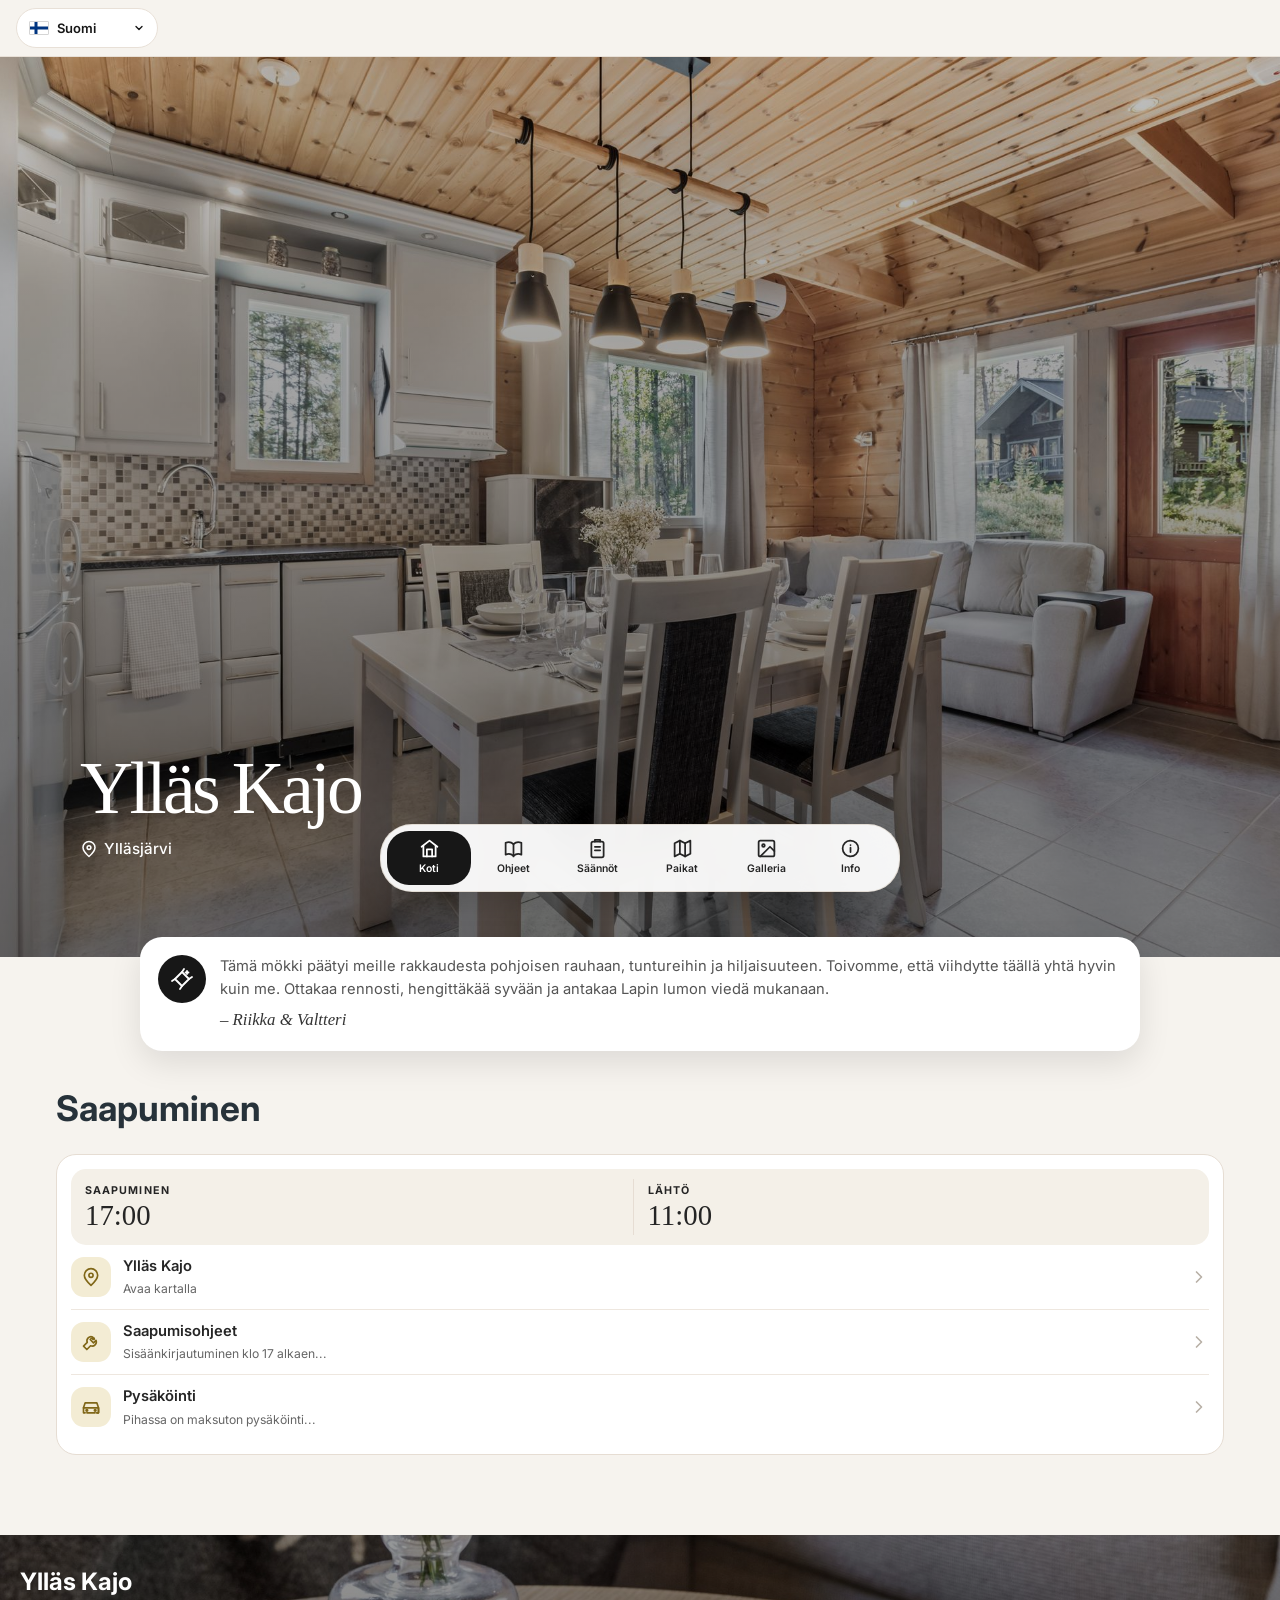
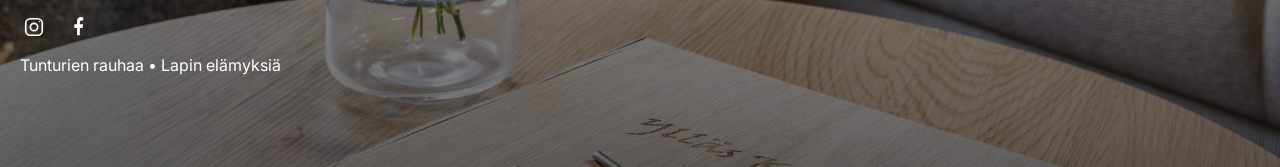
<file: index.html>
<!DOCTYPE html>
<html lang="fi">
<head>
<meta charset="UTF-8">
<meta name="viewport" content="width=device-width, initial-scale=1.0">
<meta name="theme-color" content="#f6f3ee">
<title>Ylläs Kajo | Mökkikirja</title>
<meta name="description" content="Ylläs Kajon digitaalinen mökkikirja: saapumisohjeet, talon ohjeet ja säännöt, lähialueen paikat ja yhteystiedot.">
<meta property="og:type" content="website">
<meta property="og:locale" content="fi_FI">
<meta property="og:site_name" content="Ylläs Kajo">
<meta property="og:title" content="Ylläs Kajo | Mökkikirja">
<meta property="og:description" content="Ylläs Kajon digitaalinen mökkikirja: saapumisohjeet, talon ohjeet ja säännöt, lähialueen paikat ja yhteystiedot.">
<meta property="og:url" content="https://venstedt.github.io/guest-guide/">
<meta property="og:image" content="https://venstedt.github.io/guest-guide/assets/og-kuva.jpg">
<meta property="og:image:width" content="1200">
<meta property="og:image:height" content="630">
<meta name="twitter:card" content="summary_large_image">
<link rel="icon" href="assets/favicon.svg" type="image/svg+xml">
<link rel="apple-touch-icon" href="assets/apple-touch-icon.png">
<script>
try {
    const savedLanguage = localStorage.getItem('yllas-kajo-language');
    if (savedLanguage && savedLanguage !== 'fi') {
        document.documentElement.classList.add('i18n-pending');
        setTimeout(() => document.documentElement.classList.remove('i18n-pending'), 1500);
    }
} catch (error) {}
</script>
<link rel="preconnect" href="https://fonts.googleapis.com">
<link rel="preconnect" href="https://fonts.gstatic.com" crossorigin>
<link href="https://fonts.googleapis.com/css2?family=Inter:wght@400;500;600;700;800&display=swap" rel="stylesheet">
<link rel="stylesheet" href="assets/site.css">
<style>
:root {
    --bg: #f6f3ee;
    --forest: #31453a;
    --wood: #9a7552;
    --light: #fff;
    --text: #27323a;
    --page-gutter: clamp(16px, 5vw, 40px);
}

html {
    scroll-behavior: smooth;
    scroll-padding-top: 24px;
    scroll-padding-bottom: 96px;
}

body {
    margin: 0;
    overflow-x: hidden;
    background: var(--bg);
    color: var(--text);
    font-family: Inter, sans-serif;
    line-height: 1.6;
}

img {
    display: block;
    max-width: 100%;
}

.hero {
    display: flex;
    min-height: 100vh;
    min-height: 100svh;
    align-items: flex-end;
    background:
        linear-gradient(rgba(0, 0, 0, .25), rgba(0, 0, 0, .55)),
        url('assets/yllas-kajo-33.jpg') center / cover no-repeat;
    color: var(--light);
}

.hero-inner {
    width: min(100%, 1200px);
    margin: 0 auto;
    padding: clamp(32px, 8vw, 72px) var(--page-gutter) clamp(56px, 10vw, 96px);
}

.hero-type {
    display: inline-flex;
    padding: 4px 14px;
    border: 1px solid rgba(255, 255, 255, .55);
    border-radius: 24px;
    background: rgba(255, 255, 255, .16);
    font-size: .72rem;
    font-weight: 700;
    letter-spacing: .1em;
}

.hero h1 {
    margin: 10px 0 8px;
    font-family: Georgia, serif;
    font-size: clamp(2.4rem, 9vw, 4.6rem);
    font-weight: 400;
    letter-spacing: -.05em;
    line-height: 1.08;
}

.hero h1 em {
    font-weight: 400;
}

.hero-location {
    display: flex;
    align-items: center;
    gap: 6px;
    margin: 0;
    font-size: .95rem;
    font-weight: 500;
}

.hero-location svg {
    width: 18px;
    height: 18px;
    fill: none;
    stroke: currentColor;
    stroke-linecap: round;
    stroke-linejoin: round;
    stroke-width: 2;
}

.welcome {
    position: relative;
    z-index: 1;
    display: flex;
    width: min(calc(100% - 32px), 1000px);
    align-items: flex-start;
    gap: 14px;
    margin: -20px auto 0;
    padding: 18px;
    border-radius: 22px;
    background: var(--light);
    box-shadow: 0 12px 32px rgba(0, 0, 0, .1);
}

.welcome-icon {
    display: grid;
    width: 48px;
    height: 48px;
    flex: 0 0 auto;
    place-items: center;
    border-radius: 50%;
    background: #171717;
    color: var(--light);
}

.welcome-icon svg {
    width: 24px;
    height: 24px;
    fill: none;
    stroke: currentColor;
    stroke-linecap: round;
    stroke-linejoin: round;
    stroke-width: 1.8;
}

.welcome-copy {
    min-width: 0;
    color: #555;
    font-size: .92rem;
    line-height: 1.55;
}

.welcome-copy p {
    margin: 0;
}

.welcome-copy .welcome-signature {
    margin-top: 6px;
    color: #333;
    font-family: Georgia, serif;
    font-size: 1.05rem;
    font-style: italic;
}

.btn {
    display: inline-flex;
    min-height: 48px;
    align-items: center;
    justify-content: center;
    padding: 12px 24px;
    border-radius: 40px;
    background: var(--light);
    color: #222;
    font-weight: 700;
    text-align: center;
    text-decoration: none;
}

nav a[aria-current="location"],
nav a[aria-current="page"] {
    background: #171717;
    color: var(--light);
}

nav a:focus-visible,
.btn:focus-visible {
    outline: 3px solid var(--wood);
    outline-offset: 3px;
}

section {
    width: min(100%, 1248px);
    margin: 0 auto;
    padding: clamp(48px, 8vw, 80px) var(--page-gutter);
    scroll-margin-top: 72px;
}

.title {
    margin: 0 0 25px;
    font-size: clamp(1.7rem, 5vw, 2.2rem);
    line-height: 1.2;
}

.arrival-section {
    padding-top: 36px;
}

.arrival-card {
    padding: 14px;
    border: 1px solid #e6ddd3;
    border-radius: 20px;
    background: var(--light);
}

.arrival-time {
    display: flex;
    min-height: 76px;
    align-items: stretch;
    padding: 10px 14px;
    border-radius: 15px;
    background: #f4f0e8;
}

.arrival-time > div {
    flex: 1;
    align-content: center;
}

.arrival-time > div + div {
    padding-left: 14px;
    border-left: 1px solid #e6ddd3;
}

.arrival-time-label {
    display: block;
    color: #252525;
    font-size: .67rem;
    font-weight: 700;
    letter-spacing: .1em;
    text-transform: uppercase;
}

.arrival-time-value {
    display: block;
    color: #252525;
    font-family: Georgia, serif;
    font-size: 1.8rem;
    line-height: 1.15;
}

.arrival-row {
    display: flex;
    width: 100%;
    min-height: 65px;
    align-items: center;
    gap: 12px;
    padding: 10px 0;
    border: 0;
    border-bottom: 1px solid #eee7df;
    background: transparent;
    color: inherit;
    font: inherit;
    text-align: left;
    text-decoration: none;
    cursor: pointer;
}

.arrival-row:last-child {
    border-bottom: 0;
}

.arrival-row-icon {
    display: grid;
    width: 40px;
    height: 40px;
    flex: 0 0 auto;
    place-items: center;
    border-radius: 13px;
    background: #f3ecd4;
    color: #806718;
}

.arrival-row-icon svg,
.arrival-chevron {
    width: 20px;
    height: 20px;
    fill: none;
    stroke: currentColor;
    stroke-linecap: round;
    stroke-linejoin: round;
    stroke-width: 2;
}

.arrival-row-copy {
    display: grid;
    min-width: 0;
    flex: 1;
    gap: 1px;
}

.arrival-row-copy strong {
    color: #252525;
    font-size: .92rem;
    font-weight: 600;
}

.arrival-row-copy span {
    overflow: hidden;
    color: #666;
    font-size: .76rem;
    text-overflow: ellipsis;
    white-space: nowrap;
}

.arrival-chevron {
    flex: 0 0 auto;
    color: #b8b0a6;
}

.arrival-row:focus-visible,
.sheet-close:focus-visible {
    outline: 3px solid var(--wood);
    outline-offset: 3px;
}

.bottom-sheet {
    position: fixed;
    inset: auto 0 0;
    width: min(100%, 600px);
    max-width: none;
    max-height: min(85svh, 600px);
    margin: 0 auto;
    padding: 14px 14px max(18px, env(safe-area-inset-bottom));
    overflow: auto;
    border: 0;
    border-radius: 24px 24px 0 0;
    background: #f6f3ee;
    color: var(--text);
    box-shadow: 0 -12px 40px rgba(0, 0, 0, .16);
}

.bottom-sheet[open] {
    animation: sheet-rise .24s ease-out;
}

.bottom-sheet::backdrop {
    background: rgba(0, 0, 0, .42);
}

.sheet-handle {
    width: 40px;
    height: 5px;
    margin: 0 auto 18px;
    border-radius: 10px;
    background: #c9c6c1;
}

.sheet-close {
    position: absolute;
    top: 14px;
    right: 14px;
    display: grid;
    width: 42px;
    height: 42px;
    place-items: center;
    border: 1px solid #e6ddd3;
    border-radius: 50%;
    background: var(--light);
    color: #252525;
    font-size: 1.5rem;
    cursor: pointer;
}

.sheet-card {
    padding: 20px;
    border: 1px solid #e6ddd3;
    border-radius: 18px;
    background: var(--light);
}

.sheet-title {
    display: flex;
    align-items: center;
    gap: 12px;
    margin: 0 0 16px;
    padding-right: 38px;
    color: #252525;
    font-size: 1.3rem;
    font-weight: 400;
    letter-spacing: -.04em;
}

.sheet-title .arrival-row-icon {
    width: 44px;
    height: 44px;
}

.sheet-copy {
    color: #4d5961;
    font-size: .9rem;
    line-height: 1.7;
}

.sheet-copy p {
    margin: 0 0 10px;
}

.sheet-copy p:last-child {
    margin-bottom: 0;
}

@keyframes sheet-rise {
    from { transform: translateY(24px); opacity: .7; }
    to { transform: translateY(0); opacity: 1; }
}

.cards {
    display: grid;
    grid-template-columns: repeat(auto-fit, minmax(min(100%, 260px), 1fr));
    gap: 20px;
}

.card {
    min-width: 0;
    padding: clamp(20px, 4vw, 28px);
    border-radius: 22px;
    background: var(--light);
    box-shadow: 0 10px 30px rgba(0, 0, 0, .08);
}

.feature {
    display: grid;
    grid-template-columns: 1.2fr 1fr;
    align-items: center;
    gap: clamp(24px, 5vw, 40px);
}

.feature img {
    width: 100%;
    border-radius: 24px;
    object-fit: cover;
}

.feature p,
.banner p {
    margin-top: 0;
}

.checklist label {
    display: flex;
    min-height: 48px;
    align-items: center;
    gap: 12px;
    margin: 8px 0;
    cursor: pointer;
}

.checklist input {
    width: 22px;
    height: 22px;
    flex: 0 0 auto;
    accent-color: var(--forest);
}

.banner {
    display: flex;
    min-height: 360px;
    align-items: flex-end;
    padding: clamp(24px, 6vw, 40px);
    border-radius: 28px;
    background:
        linear-gradient(rgba(0, 0, 0, .25), rgba(0, 0, 0, .55)),
        url('assets/yllas-kajo-37.jpg') center / cover no-repeat;
    color: var(--light);
}

.banner h2 {
    font-size: clamp(1.7rem, 5vw, 2.2rem);
    line-height: 1.2;
}

footer {
    padding: 28px 20px 88px;
    background:
        linear-gradient(rgba(0, 0, 0, .4), rgba(0, 0, 0, .58)),
        url('assets/yllas-kajo-36.jpg') center / cover no-repeat;
    color: var(--light);
    text-align: left;
}

footer h2 {
    margin: 0 0 12px;
}

.footer-links {
    display: flex;
    justify-content: flex-start;
    gap: 16px;
    margin: 0 0 12px;
}

.footer-links a {
    display: inline-grid;
    width: 28px;
    height: 28px;
    place-items: center;
    color: inherit;
}

.footer-links svg {
    width: 22px;
    height: 22px;
    flex: 0 0 auto;
    fill: none;
    stroke: currentColor;
    stroke-linecap: round;
    stroke-linejoin: round;
    stroke-width: 1.8;
}

.footer-links a:focus-visible {
    outline: 2px solid currentColor;
    outline-offset: 4px;
}

footer > p {
    margin: 0;
}

@media (max-width: 760px) {
    html {
        scroll-padding-top: 16px;
        scroll-padding-bottom: 88px;
    }

    .hero {
        min-height: 42vh;
        min-height: 42svh;
    }

    .hero-inner {
        padding-top: 20px;
        padding-bottom: 36px;
    }

    .hero h1 {
        font-size: clamp(2.1rem, 8vw, 3.2rem);
    }

    .welcome {
        gap: 12px;
        padding: 16px;
    }

    .feature {
        grid-template-columns: 1fr;
        gap: 24px;
    }

    .feature img {
        max-height: 420px;
    }

    .arrival-section {
        padding-top: 28px;
    }

    .banner {
        min-height: 320px;
        border-radius: 22px;
    }
}

@media (max-width: 420px) {
    .cards {
        gap: 12px;
    }
}

@media (prefers-reduced-motion: reduce) {
    html {
        scroll-behavior: auto;
    }

    .bottom-sheet[open] {
        animation: none;
    }
}
</style>
</head>
<body>
<header class="hero" id="koti">
    <div class="hero-inner">
        <h1>Ylläs Kajo</h1>
        <p class="hero-location">
            <svg viewBox="0 0 24 24" aria-hidden="true"><path d="M20 10c0 5-8 12-8 12S4 15 4 10a8 8 0 1 1 16 0Z"></path><circle cx="12" cy="10" r="2.5"></circle></svg>
            Ylläsjärvi
        </p>
    </div>
</header>

<nav aria-label="Päänavigaatio">
    <a href="#koti" aria-current="location">
        <svg viewBox="0 0 24 24" aria-hidden="true"><path d="m3 10 9-7 9 7"></path><path d="M5 9v12h14V9"></path><path d="M9 21v-8h6v8"></path></svg>
        <span>Koti</span>
    </a>
    <a href="ohjeet.html">
        <svg viewBox="0 0 24 24" aria-hidden="true"><path d="M12 7v14"></path><path d="M3 5.5A8 8 0 0 1 12 7a8 8 0 0 1 9-1.5V19a8 8 0 0 0-9 1.5A8 8 0 0 0 3 19z"></path></svg>
        <span>Ohjeet</span>
    </a>
    <a href="saannot.html">
        <svg viewBox="0 0 24 24" aria-hidden="true"><rect x="5" y="4" width="14" height="18" rx="2"></rect><path d="M9 4V2h6v2"></path><path d="M9 10h6M9 14h6"></path></svg>
        <span>Säännöt</span>
    </a>
    <a href="paikat.html">
        <svg viewBox="0 0 24 24" aria-hidden="true"><path d="m3 6 6-3 6 3 6-3v15l-6 3-6-3-6 3z"></path><path d="M9 3v15M15 6v15"></path></svg>
        <span>Paikat</span>
    </a>
    <a href="galleria.html">
        <svg viewBox="0 0 24 24" aria-hidden="true"><rect x="3" y="3" width="18" height="18" rx="2"></rect><circle cx="8.5" cy="8.5" r="1.5"></circle><path d="m21 15-5-5L5 21"></path></svg>
        <span>Galleria</span>
    </a>
    <a href="info.html">
        <svg viewBox="0 0 24 24" aria-hidden="true"><circle cx="12" cy="12" r="9"></circle><path d="M12 11v5M12 8h.01"></path></svg>
        <span>Info</span>
    </a>
</nav>

<main>
    <aside class="welcome" aria-label="Tervetulotoivotus">
        <span class="welcome-icon" aria-hidden="true">
            <svg viewBox="0 0 24 24"><path d="M5 12 12 5l7 7-7 7z"></path><path d="m12 5 2-3M19 12l3-2M5 12l-3 2M12 19l-2 3"></path><path d="M17 4v3M18.5 5.5h-3"></path></svg>
        </span>
        <div class="welcome-copy">
            <p>Tämä mökki päätyi meille rakkaudesta pohjoisen rauhaan, tuntureihin ja hiljaisuuteen. Toivomme, että viihdytte täällä yhtä hyvin kuin me.
Ottakaa rennosti, hengittäkää syvään ja antakaa Lapin lumon viedä mukanaan.</p>
            <p class="welcome-signature">– Riikka & Valtteri</p>
        </div>
    </aside>

    <section id="saapuminen" class="arrival-section">
        <h2 class="title">Saapuminen</h2>
        <div class="arrival-card">
            <div class="arrival-time">
                <div>
                    <span class="arrival-time-label">Saapuminen</span>
                    <span class="arrival-time-value">17:00</span>
                </div>
                <div>
                    <span class="arrival-time-label">Lähtö</span>
                    <span class="arrival-time-value">11:00</span>
                </div>
            </div>

            <a class="arrival-row" href="https://www.google.com/maps/search/?api=1&amp;query=Yll%C3%A4s%20Kajo%2C%20Yll%C3%A4sj%C3%A4rvi" aria-label="Avaa Ylläs Kajo kartalla Google Mapsissa">
                <span class="arrival-row-icon" aria-hidden="true"><svg viewBox="0 0 24 24"><path d="M20 10c0 5-8 12-8 12S4 15 4 10a8 8 0 1 1 16 0Z"></path><circle cx="12" cy="10" r="2.5"></circle></svg></span>
                <span class="arrival-row-copy"><strong>Ylläs Kajo</strong><span>Avaa kartalla</span></span>
                <svg class="arrival-chevron" viewBox="0 0 24 24" aria-hidden="true"><path d="m9 18 6-6-6-6"></path></svg>
            </a>

            <button class="arrival-row" type="button" data-sheet="arrivalSheet">
                <span class="arrival-row-icon" aria-hidden="true"><svg viewBox="0 0 24 24"><path d="M14 6a5 5 0 0 0-6.5 6.5L3 17l4 4 4.5-4.5A5 5 0 0 0 18 10l-3 3-4-4z"></path><circle cx="15" cy="8" r="1"></circle></svg></span>
                <span class="arrival-row-copy"><strong>Saapumisohjeet</strong><span>Sisäänkirjautuminen klo 17 alkaen...</span></span>
                <svg class="arrival-chevron" viewBox="0 0 24 24" aria-hidden="true"><path d="m9 18 6-6-6-6"></path></svg>
            </button>

            <button class="arrival-row" type="button" data-sheet="parkingSheet">
                <span class="arrival-row-icon" aria-hidden="true"><svg viewBox="0 0 24 24"><path d="M3 13l2-6h14l2 6v6h-2"></path><path d="M5 19H3v-6h18v6h-2M7 19h10"></path><circle cx="7" cy="16" r="1"></circle><circle cx="17" cy="16" r="1"></circle></svg></span>
                <span class="arrival-row-copy"><strong>Pysäköinti</strong><span>Pihassa on maksuton pysäköinti...</span></span>
                <svg class="arrival-chevron" viewBox="0 0 24 24" aria-hidden="true"><path d="m9 18 6-6-6-6"></path></svg>
            </button>
        </div>
    </section>

</main>

<footer id="info">
    <h2>Ylläs Kajo</h2>
    <div class="footer-links" aria-label="Sosiaalinen media">
        <a href="https://www.instagram.com/yllaskajo/" target="_blank" rel="noopener noreferrer" aria-label="Ylläs Kajo Instagramissa">
            <svg viewBox="0 0 24 24" aria-hidden="true"><rect x="3" y="3" width="18" height="18" rx="5"></rect><circle cx="12" cy="12" r="4"></circle><circle cx="18" cy="6" r=".8" fill="currentColor" stroke="none"></circle></svg>
        </a>
        <a href="https://www.facebook.com/profile.php?id=61579861190695" target="_blank" rel="noopener noreferrer" aria-label="Ylläs Kajo Facebookissa">
            <svg viewBox="0 0 24 24" aria-hidden="true"><path d="M14 21v-8h3l.5-4H14V7c0-1.2.4-2 2-2h1.7V1.4A22 22 0 0 0 15.2 1C12.7 1 11 2.5 11 5.3V9H8v4h3v8z" fill="currentColor" stroke="none"></path></svg>
        </a>
    </div>
    <p>Tunturien rauhaa • Lapin elämyksiä</p>
</footer>

<dialog id="arrivalSheet" class="bottom-sheet" aria-labelledby="arrivalSheetTitle">
    <div class="sheet-handle" aria-hidden="true"></div>
    <button class="sheet-close" type="button" aria-label="Sulje">&times;</button>
    <div class="sheet-card">
        <h2 class="sheet-title" id="arrivalSheetTitle">
            <span class="arrival-row-icon" aria-hidden="true"><svg viewBox="0 0 24 24"><path d="M14 6a5 5 0 0 0-6.5 6.5L3 17l4 4 4.5-4.5A5 5 0 0 0 18 10l-3 3-4-4z"></path><circle cx="15" cy="8" r="1"></circle></svg></span>
            Saapumisohjeet
        </h2>
        <div class="sheet-copy">
            <p><b>Avaimet:</b> Pidä aina yksi avain ulko-oven viereisessä avainlaatikossa. Sisällä mökissä on mökin ulko-oveen toinen avain sekä varaston avain.</p>
            <p><b>Sisäänkirjautuminen:</b> klo 17.00 alkaen</p>
        </div>
    </div>
</dialog>

<dialog id="parkingSheet" class="bottom-sheet" aria-labelledby="parkingSheetTitle">
    <div class="sheet-handle" aria-hidden="true"></div>
    <button class="sheet-close" type="button" aria-label="Sulje">&times;</button>
    <div class="sheet-card">
        <h2 class="sheet-title" id="parkingSheetTitle">
            <span class="arrival-row-icon" aria-hidden="true"><svg viewBox="0 0 24 24"><path d="M3 13l2-6h14l2 6v6h-2"></path><path d="M5 19H3v-6h18v6h-2M7 19h10"></path><circle cx="7" cy="16" r="1"></circle><circle cx="17" cy="16" r="1"></circle></svg></span>
            Pysäköinti
        </h2>
        <div class="sheet-copy">
            <p>Pihassa on maksuton pysäköinti kahdelle autolle sekä sähköauton latauspaikka. Latauksesta on pieni erillinen maksu, 10€/12h.</p>
        </div>
    </div>
</dialog>

<script>
document.querySelectorAll('[data-sheet]').forEach(trigger => {
    const sheet = document.getElementById(trigger.dataset.sheet);
    const closeButton = sheet.querySelector('.sheet-close');

    trigger.addEventListener('click', () => sheet.showModal());
    closeButton.addEventListener('click', () => sheet.close());
    sheet.addEventListener('click', event => {
        if (event.target === sheet) sheet.close();
    });
});

const menuLinks = [...document.querySelectorAll('nav a')];
const menuTargets = menuLinks
    .map(link => link.getAttribute('href'))
    .filter(href => href.startsWith('#'))
    .map(href => document.querySelector(href))
    .filter(target => target !== null);

const menuObserver = new IntersectionObserver(entries => {
    const visibleTarget = entries
        .filter(entry => entry.isIntersecting)
        .sort((first, second) => second.intersectionRatio - first.intersectionRatio)[0];

    if (!visibleTarget) return;

    menuLinks.forEach(link => {
        if (link.getAttribute('href') === `#${visibleTarget.target.id}`) {
            link.setAttribute('aria-current', 'location');
        } else {
            link.removeAttribute('aria-current');
        }
    });
}, { rootMargin: '-20% 0px -65% 0px', threshold: [0, .25, .5, .75] });

menuTargets.forEach(target => menuObserver.observe(target));
</script>
<script src="assets/site.js"></script>
</body>
</html>
</file>
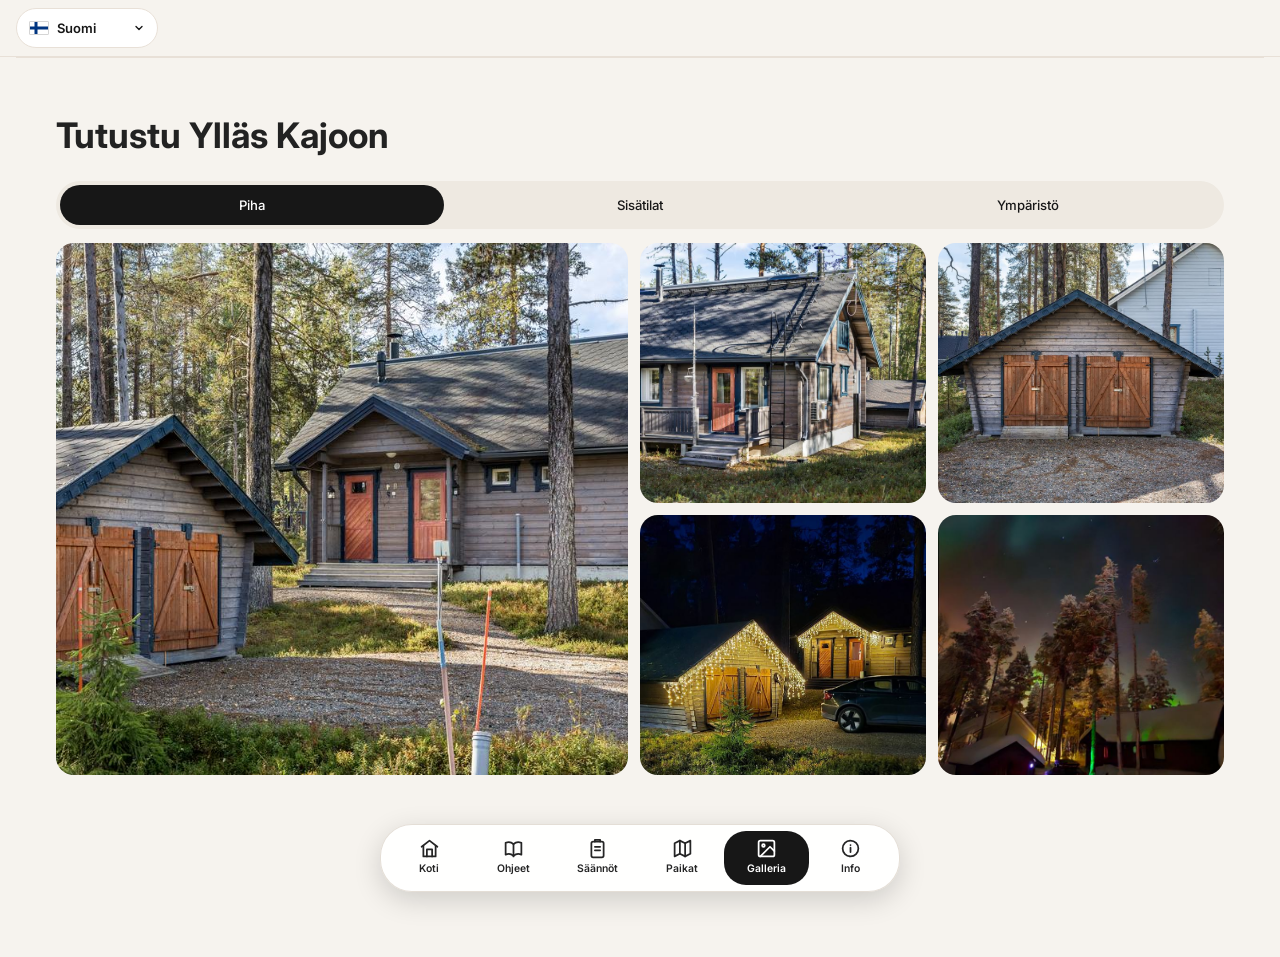
<file: galleria.html>
<!DOCTYPE html>
<html lang="fi">
<head>
<meta charset="UTF-8">
<meta name="viewport" content="width=device-width, initial-scale=1.0">
<meta name="theme-color" content="#f6f3ee">
<title>Galleria | Ylläs Kajo</title>
<meta name="description" content="Kuvia Ylläs Kajosta: piha, sisätilat ja ympäristö.">
<meta property="og:type" content="website">
<meta property="og:locale" content="fi_FI">
<meta property="og:site_name" content="Ylläs Kajo">
<meta property="og:title" content="Galleria | Ylläs Kajo">
<meta property="og:description" content="Kuvia Ylläs Kajosta: piha, sisätilat ja ympäristö.">
<meta property="og:url" content="https://venstedt.github.io/guest-guide/galleria.html">
<meta property="og:image" content="https://venstedt.github.io/guest-guide/assets/og-kuva.jpg">
<meta property="og:image:width" content="1200">
<meta property="og:image:height" content="630">
<meta name="twitter:card" content="summary_large_image">
<link rel="icon" href="assets/favicon.svg" type="image/svg+xml">
<link rel="apple-touch-icon" href="assets/apple-touch-icon.png">
<script>
try {
    const savedLanguage = localStorage.getItem('yllas-kajo-language');
    if (savedLanguage && savedLanguage !== 'fi') {
        document.documentElement.classList.add('i18n-pending');
        setTimeout(() => document.documentElement.classList.remove('i18n-pending'), 1500);
    }
} catch (error) {}
</script>
<link rel="preconnect" href="https://fonts.googleapis.com">
<link rel="preconnect" href="https://fonts.gstatic.com" crossorigin>
<link href="https://fonts.googleapis.com/css2?family=Inter:wght@400;500;600;700;800&display=swap" rel="stylesheet">
<link rel="stylesheet" href="assets/site.css">
<style>
:root {
    --bg: #f6f3ee;
    --forest: #31453a;
    --wood: #9a7552;
    --light: #fff;
    --text: #27323a;
    --page-gutter: clamp(16px, 5vw, 40px);
}

html {
    scroll-behavior: smooth;
    scroll-padding-bottom: 96px;
}

body {
    min-height: 100vh;
    margin: 0;
    overflow-x: hidden;
    background: var(--bg);
    color: var(--text);
    font-family: Inter, sans-serif;
    line-height: 1.6;
}

main {
    width: min(100%, 1248px);
    min-height: 100vh;
    margin: 0 auto;
    padding: clamp(32px, 6vw, 56px) var(--page-gutter) 120px;
    border-top: 1px solid #e8e0d7;
}

.title {
    margin: 0 0 25px;
    color: #222;
    font-size: clamp(1.7rem, 5vw, 2.2rem);
    line-height: 1.2;
}

.gallery-navigation {
    display: flex;
    width: 100%;
    max-width: 100%;
    gap: 4px;
    margin: 0 0 14px;
    padding: 4px;
    border-radius: 28px;
    background: #eee9e1;
    scrollbar-width: none;
}

.gallery-navigation::-webkit-scrollbar {
    display: none;
}

.gallery-navigation button {
    min-height: 40px;
    flex: 1 1 0;
    padding: 8px 14px;
    border: 0;
    border-radius: 24px;
    background: transparent;
    color: #171717;
    font: inherit;
    font-size: .82rem;
    font-weight: 500;
    cursor: pointer;
}

.gallery-navigation button[aria-pressed="true"] {
    background: #171717;
    color: var(--light);
}

.gallery-navigation button:focus-visible {
    outline: 3px solid var(--wood);
    outline-offset: 2px;
}

.gallery {
    display: grid;
    grid-template-columns: 2fr 1fr 1fr;
    grid-template-rows: repeat(2, minmax(180px, 260px));
    gap: 12px;
}

.gallery[hidden] {
    display: none;
}

.gallery-empty {
    margin: 0;
    padding: 24px 20px;
    border: 1px solid #e6ddd3;
    border-radius: 18px;
    background: var(--light);
    color: #666;
    font-size: .9rem;
}

.gallery img {
    display: block;
    width: 100%;
    height: 100%;
    min-height: 0;
    border-radius: 18px;
    cursor: zoom-in;
    object-fit: cover;
}

.gallery .big {
    grid-row: 1 / 3;
}

.gallery img:focus-visible,
.lightbox button:focus-visible,
nav a:focus-visible {
    outline: 3px solid var(--wood);
    outline-offset: 3px;
}

.lightbox {
    position: fixed;
    z-index: 5000;
    inset: 0;
    display: none;
    align-items: center;
    justify-content: center;
    padding: 56px 16px 24px;
    background: rgba(0, 0, 0, .94);
}

.lightbox[aria-hidden="false"] {
    display: flex;
}

.lightbox-stage {
    position: relative;
    width: 100%;
    height: 100%;
    overflow: hidden;
    touch-action: pan-y;
}

.lightbox img {
    position: absolute;
    inset: 0;
    display: block;
    width: 100%;
    height: 100%;
    max-width: 100%;
    max-height: 100%;
    object-fit: contain;
    user-select: none;
    -webkit-user-drag: none;
}

.lightbox img:not(#lightboxImg) {
    visibility: hidden;
}

.lightbox-stage.is-sliding img {
    transition: transform 240ms ease;
}

.lightbox button {
    position: absolute;
    top: max(12px, env(safe-area-inset-top));
    right: max(12px, env(safe-area-inset-right));
    display: grid;
    width: 48px;
    height: 48px;
    place-items: center;
    border: 0;
    border-radius: 50%;
    background: radial-gradient(circle, rgba(255, 255, 255, .58) 0%, rgba(255, 255, 255, .4) 58%, rgba(255, 255, 255, .14) 82%, transparent 100%);
    color: var(--text);
    font-size: 1.8rem;
    cursor: pointer;
    box-shadow: 0 2px 10px rgba(0, 0, 0, .16);
    -webkit-backdrop-filter: blur(4px);
    backdrop-filter: blur(4px);
}

.lightbox .lightbox-previous,
.lightbox .lightbox-next {
    top: 50%;
    right: auto;
    z-index: 1;
    width: 48px;
    height: 48px;
    transform: translateY(-50%);
    background: radial-gradient(circle, rgba(255, 255, 255, .52) 0%, rgba(255, 255, 255, .36) 58%, rgba(255, 255, 255, .12) 82%, transparent 100%);
    box-shadow: 0 2px 10px rgba(0, 0, 0, .14);
}

.lightbox .lightbox-previous {
    left: max(12px, env(safe-area-inset-left));
}

.lightbox .lightbox-next {
    right: max(12px, env(safe-area-inset-right));
}

.lightbox .lightbox-previous svg,
.lightbox .lightbox-next svg {
    width: 24px;
    height: 24px;
    fill: none;
    stroke: currentColor;
    stroke-linecap: round;
    stroke-linejoin: round;
    stroke-width: 2;
}

body.lightbox-open {
    overflow: hidden;
}

nav a[aria-current="page"] {
    background: #171717;
    color: var(--light);
}

@media (max-width: 760px) {
    html {
        scroll-padding-bottom: 88px;
    }

    .gallery {
        grid-template-columns: repeat(2, minmax(0, 1fr));
        grid-template-rows: none;
        gap: 10px;
    }

    .gallery img {
        aspect-ratio: 1 / 1;
    }

    .gallery .big {
        grid-row: auto;
        grid-column: 1 / -1;
        aspect-ratio: 16 / 10;
    }

    .gallery-navigation {
        width: 100%;
    }
}

@media (max-width: 420px) {
    .gallery {
        gap: 8px;
    }

    .gallery img {
        border-radius: 14px;
    }
}

@media (prefers-reduced-motion: reduce) {
    html {
        scroll-behavior: auto;
    }
}
</style>
</head>
<body>
<div id="lightbox" class="lightbox" role="dialog" aria-modal="true" aria-label="Kuvan suurennos" aria-hidden="true">
    <button type="button" id="lightboxClose" aria-label="Sulje suurennettu kuva">&times;</button>
    <button type="button" class="lightbox-previous" id="lightboxPrevious" aria-label="Edellinen kuva">
        <svg viewBox="0 0 24 24" aria-hidden="true"><path d="m15 18-6-6 6-6"></path></svg>
    </button>
    <div class="lightbox-stage" id="lightboxStage">
        <img id="lightboxImg" alt="">
        <img id="lightboxPreviousImg" alt="" aria-hidden="true">
        <img id="lightboxNextImg" alt="" aria-hidden="true">
    </div>
    <button type="button" class="lightbox-next" id="lightboxNext" aria-label="Seuraava kuva">
        <svg viewBox="0 0 24 24" aria-hidden="true"><path d="m9 18 6-6-6-6"></path></svg>
    </button>
</div>

<main>
    <h1 class="title">Tutustu Ylläs Kajoon</h1>
    <div class="gallery-navigation" role="group" aria-label="Kuvagallerian tilat">
        <button type="button" data-gallery-tab="piha" aria-pressed="true">Piha</button>
        <button type="button" data-gallery-tab="sisatilat" aria-pressed="false">Sisätilat</button>
        <button type="button" data-gallery-tab="ymparisto" aria-pressed="false">Ympäristö</button>
    </div>
    <div class="gallery" data-gallery-panel="piha">
        <img class="big" src="assets/thumbs/yllas-kajo-1.jpg" data-full="assets/yllas-kajo-1.jpg" alt="Ylläs Kajon lomarakennus ulkoa" tabindex="0" role="button" aria-label="Suurenna kuva: Ylläs Kajon lomarakennus ulkoa" fetchpriority="high">
        <img src="assets/thumbs/yllas-kajo-5.jpg" data-full="assets/yllas-kajo-5.jpg" alt="Ylläs Kajon pihapiiri ja varasto" tabindex="0" role="button" aria-label="Suurenna kuva: Ylläs Kajon pihapiiri ja varasto" loading="lazy">
        <img src="assets/thumbs/yllas-kajo-2.jpg" data-full="assets/yllas-kajo-2.jpg" alt="Ylläs Kajon pihapiiri ja varasto" tabindex="0" role="button" aria-label="Suurenna kuva: Ylläs Kajon pihapiiri ja varasto" loading="lazy">
        <img src="assets/thumbs/kajo_valot.jpg" data-full="assets/kajo_valot.jpg" alt="Ylläs Kajon pihapiiri ja varasto" tabindex="0" role="button" aria-label="Suurenna kuva: Ylläs Kajon pihapiiri ja varasto" loading="lazy">
        <img src="assets/thumbs/revot_3.jpg" data-full="assets/revot_3.jpg" alt="Ylläs Kajon pihapiiri ja varasto" tabindex="0" role="button" aria-label="Suurenna kuva: Ylläs Kajon pihapiiri ja varasto" loading="lazy">
    </div>
    <div class="gallery" data-gallery-panel="sisatilat" hidden>
        <img class="big" src="assets/thumbs/yllas-kajo-33.jpg" data-full="assets/yllas-kajo-33.jpg" alt="Ylläs Kajon keittiö, ruokailutila ja olohuone" tabindex="0" role="button" aria-label="Suurenna kuva: Ylläs Kajon keittiö, ruokailutila ja olohuone" loading="lazy">
        <img src="assets/thumbs/yllas-kajo-35.jpg" data-full="assets/yllas-kajo-35.jpg" alt="Ylläs Kajon olohuone ja portaat parvelle" tabindex="0" role="button" aria-label="Suurenna kuva: Ylläs Kajon olohuone ja portaat parvelle" loading="lazy">
        <img src="assets/thumbs/yllas-kajo-28.jpg" data-full="assets/yllas-kajo-28.jpg" alt="Ylläs Kajon ruokapöytä" tabindex="0" role="button" aria-label="Suurenna kuva: Ylläs Kajon ruokapöytä" loading="lazy">
        <img src="assets/thumbs/yllas-kajo-30.jpg" data-full="assets/yllas-kajo-30.jpg" alt="Ylläs Kajon ruokapöytä" tabindex="0" role="button" aria-label="Suurenna kuva: Ylläs Kajon ruokapöytä" loading="lazy">
        <img src="assets/thumbs/yllas-kajo-32.jpg" data-full="assets/yllas-kajo-32.jpg" alt="Ylläs Kajon ruokapöytä" tabindex="0" role="button" aria-label="Suurenna kuva: Ylläs Kajon ruokapöytä" loading="lazy">
        <img src="assets/thumbs/yllas-kajo-6.jpg" data-full="assets/yllas-kajo-6.jpg" alt="Ylläs Kajon makuuhuone" tabindex="0" role="button" aria-label="Suurenna kuva: Ylläs Kajon makuuhuone" loading="lazy">
        <img src="assets/thumbs/yllas-kajo-17.jpg" data-full="assets/yllas-kajo-17.jpg" alt="Ylläs Kajon makuuhuone" tabindex="0" role="button" aria-label="Suurenna kuva: Ylläs Kajon makuuhuone" loading="lazy">
        <img src="assets/thumbs/yllas-kajo-22.jpg" data-full="assets/yllas-kajo-22.jpg" alt="Ylläs Kajon makuuhuone" tabindex="0" role="button" aria-label="Suurenna kuva: Ylläs Kajon makuuhuone" loading="lazy">
        <img src="assets/thumbs/yllas-kajo-21.jpg" data-full="assets/yllas-kajo-21.jpg" alt="Ylläs Kajon makuuhuone" tabindex="0" role="button" aria-label="Suurenna kuva: Ylläs Kajon makuuhuone" loading="lazy">
        <img src="assets/thumbs/yllas-kajo-12.jpg" data-full="assets/yllas-kajo-12.jpg" alt="Ylläs Kajon makuuhuone" tabindex="0" role="button" aria-label="Suurenna kuva: Ylläs Kajon makuuhuone" loading="lazy">
        <img src="assets/thumbs/yllas-kajo-8.jpg" data-full="assets/yllas-kajo-8.jpg" alt="Ylläs Kajon makuuhuone" tabindex="0" role="button" aria-label="Suurenna kuva: Ylläs Kajon makuuhuone" loading="lazy">
        <img src="assets/thumbs/yllas-kajo-16.jpg" data-full="assets/yllas-kajo-16.jpg" alt="Ylläs Kajon makuuhuone" tabindex="0" role="button" aria-label="Suurenna kuva: Ylläs Kajon makuuhuone" loading="lazy">
        <img src="assets/thumbs/yllas-kajo-15.jpg" data-full="assets/yllas-kajo-15.jpg" alt="Ylläs Kajon makuuhuone" tabindex="0" role="button" aria-label="Suurenna kuva: Ylläs Kajon makuuhuone" loading="lazy">
    </div>
    <div class="gallery" data-gallery-panel="ymparisto" hidden>
        <img class="big" src="assets/thumbs/yllas-kajo-11.jpg" data-full="assets/yllas-kajo-11.jpg" alt="Metsäinen maisema Ylläs Kajon ympäristössä" tabindex="0" role="button" aria-label="Suurenna kuva: metsäinen maisema Ylläs Kajon ympäristössä" loading="lazy">
        <img src="assets/thumbs/tunturi_1.jpg" data-full="assets/tunturi_1.jpg" alt="Metsäinen maisema Ylläs Kajon ympäristössä" tabindex="0" role="button" aria-label="Suurenna kuva: metsäinen maisema Ylläs Kajon ympäristössä" loading="lazy">
        <img src="assets/thumbs/tunturi_2.jpg" data-full="assets/tunturi_2.jpg" alt="Metsäinen maisema Ylläs Kajon ympäristössä" tabindex="0" role="button" aria-label="Suurenna kuva: metsäinen maisema Ylläs Kajon ympäristössä" loading="lazy">
        <img src="assets/thumbs/tunturi_3.jpg" data-full="assets/tunturi_3.jpg" alt="Metsäinen maisema Ylläs Kajon ympäristössä" tabindex="0" role="button" aria-label="Suurenna kuva: metsäinen maisema Ylläs Kajon ympäristössä" loading="lazy">
        <img src="assets/thumbs/tunturi_4.jpg" data-full="assets/tunturi_4.jpg" alt="Metsäinen maisema Ylläs Kajon ympäristössä" tabindex="0" role="button" aria-label="Suurenna kuva: metsäinen maisema Ylläs Kajon ympäristössä" loading="lazy">
        <img src="assets/thumbs/tunturi_5.jpg" data-full="assets/tunturi_5.jpg" alt="Metsäinen maisema Ylläs Kajon ympäristössä" tabindex="0" role="button" aria-label="Suurenna kuva: metsäinen maisema Ylläs Kajon ympäristössä" loading="lazy">
        <img src="assets/thumbs/bike_1.jpg" data-full="assets/bike_1.jpg" alt="Metsäinen maisema Ylläs Kajon ympäristössä" tabindex="0" role="button" aria-label="Suurenna kuva: metsäinen maisema Ylläs Kajon ympäristössä" loading="lazy">
        <img src="assets/thumbs/bikepark.jpg" data-full="assets/bikepark.jpg" alt="Metsäinen maisema Ylläs Kajon ympäristössä" tabindex="0" role="button" aria-label="Suurenna kuva: metsäinen maisema Ylläs Kajon ympäristössä" loading="lazy">
        <img src="assets/thumbs/drone_1.jpg" data-full="assets/drone_1.jpg" alt="Metsäinen maisema Ylläs Kajon ympäristössä" tabindex="0" role="button" aria-label="Suurenna kuva: metsäinen maisema Ylläs Kajon ympäristössä" loading="lazy">
        <img src="assets/thumbs/gondoli_1.jpg" data-full="assets/gondoli_1.jpg" alt="Metsäinen maisema Ylläs Kajon ympäristössä" tabindex="0" role="button" aria-label="Suurenna kuva: metsäinen maisema Ylläs Kajon ympäristössä" loading="lazy">
    </div>
</main>

<nav aria-label="Päänavigaatio">
    <a href="index.html#koti">
        <svg viewBox="0 0 24 24" aria-hidden="true"><path d="m3 10 9-7 9 7"></path><path d="M5 9v12h14V9"></path><path d="M9 21v-8h6v8"></path></svg>
        <span>Koti</span>
    </a>
    <a href="ohjeet.html">
        <svg viewBox="0 0 24 24" aria-hidden="true"><path d="M12 7v14"></path><path d="M3 5.5A8 8 0 0 1 12 7a8 8 0 0 1 9-1.5V19a8 8 0 0 0-9 1.5A8 8 0 0 0 3 19z"></path></svg>
        <span>Ohjeet</span>
    </a>
    <a href="saannot.html">
        <svg viewBox="0 0 24 24" aria-hidden="true"><rect x="5" y="4" width="14" height="18" rx="2"></rect><path d="M9 4V2h6v2"></path><path d="M9 10h6M9 14h6"></path></svg>
        <span>Säännöt</span>
    </a>
    <a href="paikat.html">
        <svg viewBox="0 0 24 24" aria-hidden="true"><path d="m3 6 6-3 6 3 6-3v15l-6 3-6-3-6 3z"></path><path d="M9 3v15M15 6v15"></path></svg>
        <span>Paikat</span>
    </a>
    <a href="galleria.html" aria-current="page">
        <svg viewBox="0 0 24 24" aria-hidden="true"><rect x="3" y="3" width="18" height="18" rx="2"></rect><circle cx="8.5" cy="8.5" r="1.5"></circle><path d="m21 15-5-5L5 21"></path></svg>
        <span>Galleria</span>
    </a>
    <a href="info.html">
        <svg viewBox="0 0 24 24" aria-hidden="true"><circle cx="12" cy="12" r="9"></circle><path d="M12 11v5M12 8h.01"></path></svg>
        <span>Info</span>
    </a>
</nav>

<script>
const lightbox = document.getElementById('lightbox');
const lightboxStage = document.getElementById('lightboxStage');
const lightboxImage = document.getElementById('lightboxImg');
const previousImage = document.getElementById('lightboxPreviousImg');
const nextImage = document.getElementById('lightboxNextImg');
const closeButton = document.getElementById('lightboxClose');
const previousButton = document.getElementById('lightboxPrevious');
const nextButton = document.getElementById('lightboxNext');
let previouslyFocusedImage;
let currentImages = [];
let currentImageIndex = -1;
let swipeStart;
let isSliding = false;
let slideTimeout;

const galleryTabs = [...document.querySelectorAll('[data-gallery-tab]')];
const galleryPanels = [...document.querySelectorAll('[data-gallery-panel]')];

galleryTabs.forEach(tab => {
    tab.addEventListener('click', () => {
        const category = tab.dataset.galleryTab;
        galleryTabs.forEach(item => {
            item.setAttribute('aria-pressed', String(item === tab));
        });
        galleryPanels.forEach(panel => {
            panel.hidden = panel.dataset.galleryPanel !== category;
        });
    });
});

function closeLightbox() {
    lightbox.setAttribute('aria-hidden', 'true');
    document.body.classList.remove('lightbox-open');
    window.clearTimeout(slideTimeout);
    isSliding = false;
    lightboxStage.classList.remove('is-sliding');
    resetImagePositions();
    currentImages = [];
    currentImageIndex = -1;
    swipeStart = null;
    if (previouslyFocusedImage) previouslyFocusedImage.focus();
}

function openLightbox(image) {
    previouslyFocusedImage = image;
    currentImages = [...image.closest('.gallery').querySelectorAll('img')];
    currentImageIndex = currentImages.indexOf(image);
    lightboxImage.src = image.dataset.full || image.src;
    lightboxImage.alt = image.alt;
    updateAdjacentImages();
    resetImagePositions();
    lightbox.setAttribute('aria-hidden', 'false');
    document.body.classList.add('lightbox-open');
    closeButton.focus();
}

function updateAdjacentImages() {
    const previousIndex = (currentImageIndex - 1 + currentImages.length) % currentImages.length;
    const nextIndex = (currentImageIndex + 1) % currentImages.length;
    const previous = currentImages[previousIndex];
    const next = currentImages[nextIndex];
    previousImage.src = previous.dataset.full || previous.src;
    nextImage.src = next.dataset.full || next.src;
}

function resetImagePositions() {
    lightboxStage.classList.remove('is-sliding');
    [lightboxImage, previousImage, nextImage].forEach(image => {
        image.style.transform = '';
    });
    previousImage.style.visibility = 'hidden';
    nextImage.style.visibility = 'hidden';
}

function returnImageToRest() {
    lightboxStage.classList.add('is-sliding');
    [lightboxImage, previousImage, nextImage].forEach(image => {
        image.style.transform = '';
    });
    window.clearTimeout(slideTimeout);
    slideTimeout = window.setTimeout(() => {
        previousImage.style.visibility = 'hidden';
        nextImage.style.visibility = 'hidden';
        lightboxStage.classList.remove('is-sliding');
    }, 260);
}

function showAdjacentImage(direction, dragDistance = 0) {
    if (currentImages.length < 2 || isSliding) return;

    const width = lightboxStage.getBoundingClientRect().width;
    if (!width) return;

    isSliding = true;
    const outgoingOffset = -direction * width;
    const incomingImage = direction > 0 ? nextImage : previousImage;
    const incomingOffset = direction * width;

    if (dragDistance) {
        lightboxImage.style.transform = `translate3d(${dragDistance}px, 0, 0)`;
        incomingImage.style.visibility = 'visible';
        incomingImage.style.transform = `translate3d(${incomingOffset + dragDistance}px, 0, 0)`;
    } else {
        resetImagePositions();
        incomingImage.style.visibility = 'visible';
        incomingImage.style.transform = `translate3d(${incomingOffset}px, 0, 0)`;
        lightboxStage.offsetWidth;
    }

    lightboxStage.classList.add('is-sliding');
    lightboxImage.style.transform = `translate3d(${outgoingOffset}px, 0, 0)`;
    incomingImage.style.transform = 'translate3d(0, 0, 0)';

    window.clearTimeout(slideTimeout);
    slideTimeout = window.setTimeout(() => {
        currentImageIndex = (currentImageIndex + direction + currentImages.length) % currentImages.length;
        const image = currentImages[currentImageIndex];
        lightboxImage.src = image.dataset.full || image.src;
        lightboxImage.alt = image.alt;
        updateAdjacentImages();
        resetImagePositions();
        isSliding = false;
    }, 260);
}

document.querySelectorAll('.gallery img').forEach(image => {
    image.addEventListener('click', () => openLightbox(image));
    image.addEventListener('keydown', event => {
        if (event.key === 'Enter' || event.key === ' ') {
            event.preventDefault();
            openLightbox(image);
        }
    });
});

lightboxStage.addEventListener('pointerdown', event => {
    if (!event.isPrimary || !['touch', 'pen'].includes(event.pointerType)) return;
    if (isSliding) return;
    swipeStart = {
        x: event.clientX,
        y: event.clientY,
        pointerId: event.pointerId,
        direction: 0
    };
});

document.addEventListener('pointerup', event => {
    if (!swipeStart || swipeStart.pointerId !== event.pointerId) return;
    const deltaX = event.clientX - swipeStart.x;
    const deltaY = event.clientY - swipeStart.y;
    swipeStart = null;
    if (Math.abs(deltaX) < 48 || Math.abs(deltaX) < Math.abs(deltaY) * 1.25) {
        returnImageToRest();
        return;
    }
    const direction = deltaX < 0 ? 1 : -1;
    showAdjacentImage(direction, deltaX);
});

document.addEventListener('pointercancel', () => {
    swipeStart = null;
    resetImagePositions();
});

lightboxStage.addEventListener('pointermove', event => {
    if (!swipeStart || swipeStart.pointerId !== event.pointerId || isSliding) return;
    const deltaX = event.clientX - swipeStart.x;
    const deltaY = event.clientY - swipeStart.y;
    if (Math.abs(deltaX) < 6 && Math.abs(deltaY) < 6) return;
    if (Math.abs(deltaX) < Math.abs(deltaY)) return;

    const direction = deltaX < 0 ? 1 : -1;
    if (swipeStart.direction !== direction) {
        resetImagePositions();
        swipeStart.direction = direction;
        const adjacentImage = direction > 0 ? nextImage : previousImage;
        adjacentImage.style.visibility = 'visible';
    }

    const incomingImage = direction > 0 ? nextImage : previousImage;
    const width = lightboxStage.getBoundingClientRect().width;
    lightboxImage.style.transform = `translate3d(${deltaX}px, 0, 0)`;
    incomingImage.style.transform = `translate3d(${direction * width + deltaX}px, 0, 0)`;
});

lightboxStage.addEventListener('pointerleave', event => {
    if (event.pointerType === 'mouse' && swipeStart) swipeStart = null;
});

closeButton.addEventListener('click', closeLightbox);
previousButton.addEventListener('click', () => showAdjacentImage(-1));
nextButton.addEventListener('click', () => showAdjacentImage(1));
lightbox.addEventListener('click', event => {
    if (event.target === lightbox) closeLightbox();
});
document.addEventListener('keydown', event => {
    if (lightbox.getAttribute('aria-hidden') !== 'false') return;
    if (event.key === 'ArrowRight') {
        event.preventDefault();
        showAdjacentImage(1);
        return;
    }
    if (event.key === 'ArrowLeft') {
        event.preventDefault();
        showAdjacentImage(-1);
        return;
    }
    if (event.key === 'Escape' && lightbox.getAttribute('aria-hidden') === 'false') {
        closeLightbox();
    }
});
</script>
<script src="assets/site.js"></script>
</body>
</html>
</file>
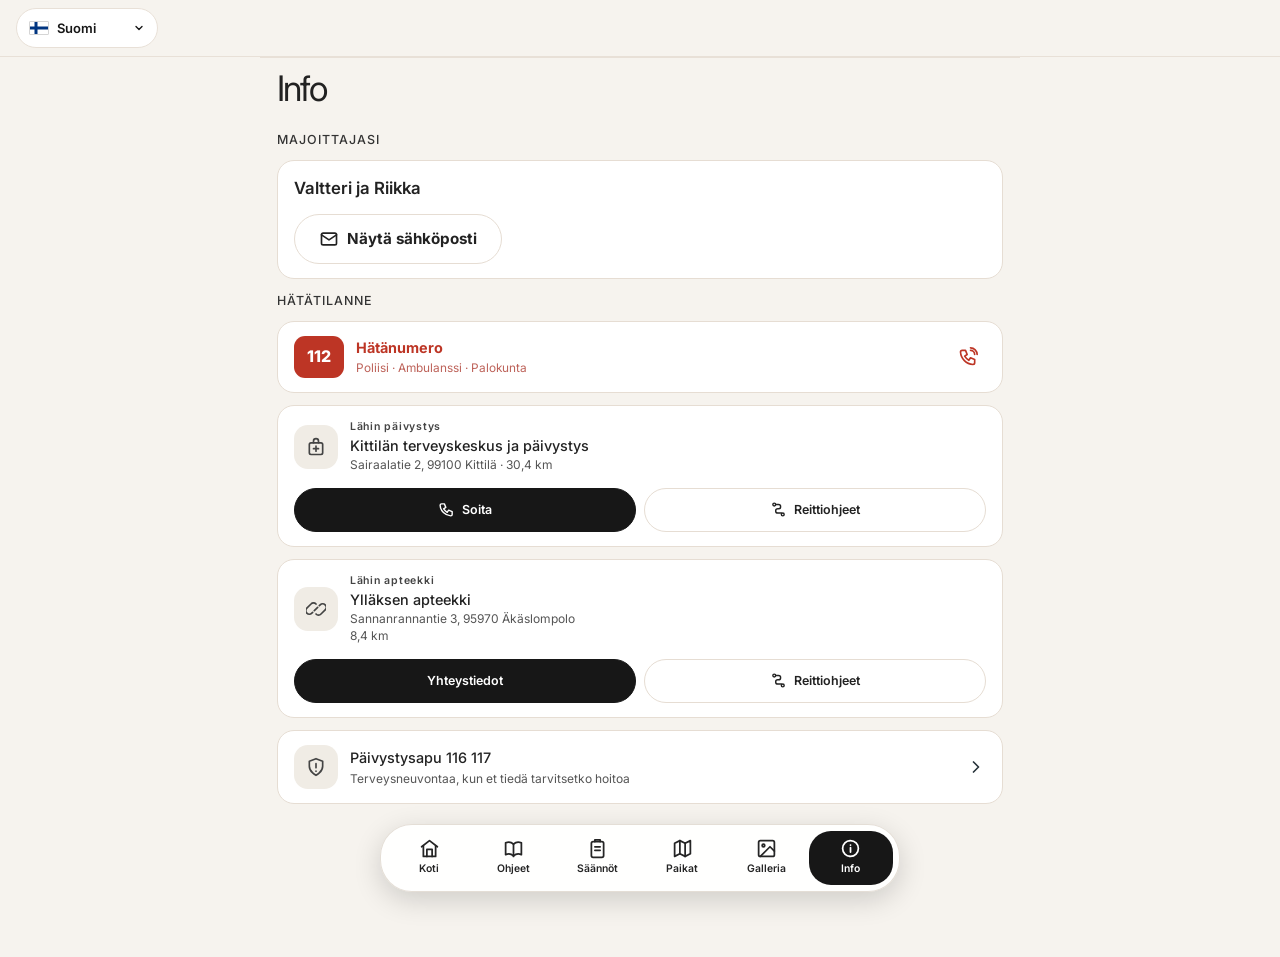
<file: info.html>
<!DOCTYPE html>
<html lang="fi">
<head>
<meta charset="UTF-8">
<meta name="viewport" content="width=device-width, initial-scale=1.0">
<meta name="theme-color" content="#f6f3ee">
<title>Info | Ylläs Kajo</title>
<meta name="description" content="Ylläs Kajon yhteystiedot, hätänumerot ja lähimmät terveyspalvelut.">
<meta property="og:type" content="website">
<meta property="og:locale" content="fi_FI">
<meta property="og:site_name" content="Ylläs Kajo">
<meta property="og:title" content="Info | Ylläs Kajo">
<meta property="og:description" content="Ylläs Kajon yhteystiedot, hätänumerot ja lähimmät terveyspalvelut.">
<meta property="og:url" content="https://venstedt.github.io/guest-guide/info.html">
<meta property="og:image" content="https://venstedt.github.io/guest-guide/assets/og-kuva.jpg">
<meta property="og:image:width" content="1200">
<meta property="og:image:height" content="630">
<meta name="twitter:card" content="summary_large_image">
<link rel="icon" href="assets/favicon.svg" type="image/svg+xml">
<link rel="apple-touch-icon" href="assets/apple-touch-icon.png">
<script>
try {
    const savedLanguage = localStorage.getItem('yllas-kajo-language');
    if (savedLanguage && savedLanguage !== 'fi') {
        document.documentElement.classList.add('i18n-pending');
        setTimeout(() => document.documentElement.classList.remove('i18n-pending'), 1500);
    }
} catch (error) {}
</script>
<link rel="preconnect" href="https://fonts.googleapis.com">
<link rel="preconnect" href="https://fonts.gstatic.com" crossorigin>
<link href="https://fonts.googleapis.com/css2?family=Inter:wght@400;500;600;700;800&display=swap" rel="stylesheet">
<link rel="stylesheet" href="assets/site.css">
<style>
:root {
    --bg: #f6f3ee;
    --wood: #9a7552;
    --light: #fff;
    --text: #27323a;
}

html {
    scroll-behavior: smooth;
    scroll-padding-bottom: 96px;
}

body {
    min-height: 100vh;
    margin: 0;
    overflow-x: hidden;
    background: var(--bg);
    color: var(--text);
    font-family: Inter, sans-serif;
    line-height: 1.6;
}

main {
    width: min(100%, 760px);
    min-height: 100vh;
    margin: 0 auto;
    padding: 8px 17px 120px;
    border-top: 1px solid #e8e0d7;
}

h1 {
    margin: 0 0 18px;
    color: #222;
    font-size: clamp(1.8rem, 7vw, 2.2rem);
    font-weight: 400;
    letter-spacing: -.06em;
    line-height: 1.3;
}

.info-list {
    display: grid;
    gap: 12px;
}

.info-label {
    margin: 0 0 10px;
    color: #333;
    font-size: .78rem;
    font-weight: 500;
    letter-spacing: .08em;
    text-transform: uppercase;
}

.info-card {
    padding: 14px 16px;
    border: 1px solid #e6ddd3;
    border-radius: 17px;
    background: var(--light);
}

.host-name {
    margin: 0;
    color: #222;
    font-size: 1.05rem;
    font-weight: 600;
}

.host-email {
    color: #a4473d;
    font-size: .9rem;
    text-decoration: none;
}

/* Sama tyyli kuin yllaskajo-site-sivuston .btn.btn-line -napissa */
.email-pill {
    display: inline-flex;
    min-height: 48px;
    max-width: 100%;
    margin-top: 12px;
    align-items: center;
    justify-content: center;
    gap: 8px;
    padding: 12px 24px;
    border: 1px solid #e6ddd3;
    border-radius: 40px;
    background: var(--light);
    color: #222;
    font: inherit;
    font-size: .95rem;
    font-weight: 700;
    text-align: center;
    text-decoration: none;
}

.email-btn {
    cursor: pointer;
}

.email-pill:focus-visible {
    outline: 3px solid var(--wood);
    outline-offset: 3px;
}

.email-icon {
    width: 20px;
    height: 20px;
    flex: 0 0 auto;
    fill: none;
    stroke: currentColor;
    stroke-linecap: round;
    stroke-linejoin: round;
    stroke-width: 2;
}

.email-shown {
    user-select: all;
    overflow-wrap: anywhere;
}

.email-note {
    display: block;
    margin-top: 6px;
    color: #666;
    font-size: .8rem;
}

.email-note:empty {
    display: none;
}

.emergency-card {
    display: flex;
    align-items: center;
    gap: 12px;
}

.emergency-icon {
    display: grid;
    width: 50px;
    height: 42px;
    flex: 0 0 auto;
    place-items: center;
    border-radius: 11px;
    background: #bd3525;
    color: #fff;
    font-size: 1rem;
    font-weight: 800;
}

.emergency-copy {
    min-width: 0;
    flex: 1;
}

.emergency-copy strong {
    display: block;
    color: #bd3525;
    font-size: .9rem;
}

.emergency-copy span {
    display: block;
    color: #bd6259;
    font-size: .74rem;
}

.emergency-call {
    display: grid;
    width: 36px;
    height: 36px;
    flex: 0 0 auto;
    place-items: center;
    color: #bd3525;
}

.emergency-call svg,
.info-icon svg,
.info-button svg,
.helpline-arrow {
    width: 20px;
    height: 20px;
    fill: none;
    stroke: currentColor;
    stroke-linecap: round;
    stroke-linejoin: round;
    stroke-width: 2;
}

.place-card {
    display: grid;
    grid-template-columns: 44px minmax(0, 1fr);
    gap: 12px;
}

.info-icon {
    display: grid;
    width: 44px;
    height: 44px;
    align-self: center;
    place-items: center;
    border-radius: 14px;
    background: #f0ece5;
    color: #444;
}

.place-content {
    min-width: 0;
}

.place-label {
    margin: 0;
    color: #444;
    font-size: .66rem;
    font-weight: 600;
    letter-spacing: .07em;
    line-height: 1.35;
}

.place-name {
    margin: 2px 0 0;
    color: #222;
    font-size: .9rem;
    font-weight: 500;
    line-height: 1.4;
}

.place-address,
.place-distance {
    margin: 0;
    color: #555;
    font-size: .75rem;
    line-height: 1.45;
}

.place-actions {
    display: grid;
    grid-column: 1 / -1;
    grid-template-columns: 1fr 1fr;
    gap: 8px;
    margin-top: 2px;
}

.info-button {
    display: inline-flex;
    min-height: 44px;
    align-items: center;
    justify-content: center;
    gap: 7px;
    padding: 8px 12px;
    border: 1px solid #e6ddd3;
    border-radius: 24px;
    background: var(--light);
    color: #222;
    font: inherit;
    font-size: .78rem;
    font-weight: 600;
    text-decoration: none;
}

.info-button.primary {
    border-color: #171717;
    background: #171717;
    color: var(--light);
}

.info-button svg {
    width: 17px;
    height: 17px;
}

.helpline-card {
    display: flex;
    align-items: center;
    gap: 12px;
    color: inherit;
    text-decoration: none;
}

.helpline-copy {
    min-width: 0;
    flex: 1;
}

.helpline-copy strong {
    display: block;
    color: #222;
    font-size: .9rem;
    font-weight: 500;
}

.helpline-copy span {
    display: block;
    color: #555;
    font-size: .75rem;
}

.helpline-arrow {
    flex: 0 0 auto;
}

.info-button:focus-visible,
.host-email:focus-visible,
.emergency-call:focus-visible {
    outline: 3px solid var(--wood);
    outline-offset: 3px;
}

nav a[aria-current="page"] {
    background: #171717;
    color: var(--light);
}

nav a:focus-visible {
    outline: 3px solid var(--wood);
    outline-offset: 3px;
}

@media (max-width: 360px) {
    main {
        padding-right: 14px;
        padding-left: 14px;
    }
}

@media (prefers-reduced-motion: reduce) {
    html {
        scroll-behavior: auto;
    }
}
</style>
</head>
<body>
<main>
    <h1>Info</h1>
    <div class="info-list">
        <section aria-labelledby="hostLabel">
            <h2 class="info-label" id="hostLabel">Majoittajasi</h2>
            <div class="info-card">
                <p class="host-name">Valtteri ja Riikka</p>
                <button class="email-pill email-btn" type="button" data-subject="Ylläs Kajo"><svg class="email-icon" viewBox="0 0 24 24" aria-hidden="true"><rect x="3" y="5" width="18" height="14" rx="2"/><path d="m3 7 9 6 9-6"/></svg><span>Näytä sähköposti</span></button>
            </div>
        </section>

        <section aria-labelledby="emergencyLabel">
            <h2 class="info-label" id="emergencyLabel">Hätätilanne</h2>
            <div class="info-list">
                <div class="info-card emergency-card">
                    <span class="emergency-icon" aria-hidden="true">112</span>
                    <div class="emergency-copy">
                        <strong>Hätänumero</strong>
                        <span>Poliisi · Ambulanssi · Palokunta</span>
                    </div>
                    <a class="emergency-call" href="tel:112" aria-label="Soita hätänumeroon 112">
                        <svg viewBox="0 0 24 24" aria-hidden="true"><path d="M5 4h4l2 5-3 2a15 15 0 0 0 5 5l2-3 5 2v4a2 2 0 0 1-2 2A16 16 0 0 1 3 6a2 2 0 0 1 2-2z"></path><path d="M15 4a5 5 0 0 1 5 5M15 1a8 8 0 0 1 8 8"></path></svg>
                    </a>
                </div>

                <article class="info-card place-card">
                    <span class="info-icon" aria-hidden="true"><svg viewBox="0 0 24 24"><rect x="4" y="7" width="16" height="14" rx="2"></rect><path d="M9 7V5a3 3 0 0 1 6 0v2M12 11v6M9 14h6"></path></svg></span>
                    <div class="place-content">
                        <p class="place-label">Lähin päivystys</p>
                        <h3 class="place-name">Kittilän terveyskeskus ja päivystys</h3>
                        <p class="place-address">Sairaalatie 2, 99100 Kittilä · 30,4 km</p>
                    </div>
                    <div class="place-actions">
                        <a class="info-button primary" href="tel:116117"><svg viewBox="0 0 24 24" aria-hidden="true"><path d="M5 4h4l2 5-3 2a15 15 0 0 0 5 5l2-3 5 2v4a2 2 0 0 1-2 2A16 16 0 0 1 3 6a2 2 0 0 1 2-2z"></path></svg>Soita</a>
                        <a class="info-button" href="https://www.google.com/maps/dir/?api=1&amp;destination=Kittil%C3%A4n%20terveyskeskus%2C%20Sairaalatie%202%2C%2099100%20Kittil%C3%A4" target="_blank" rel="noopener noreferrer"><svg viewBox="0 0 24 24" aria-hidden="true"><circle cx="6" cy="5" r="2"></circle><circle cx="18" cy="19" r="2"></circle><path d="M8 5h4a3 3 0 0 1 0 6h-1a3 3 0 0 0 0 6h5"></path></svg>Reittiohjeet</a>
                    </div>
                </article>

                <article class="info-card place-card">
                    <span class="info-icon" aria-hidden="true"><svg viewBox="0 0 24 24"><path d="m10 14 4-4M8 16l-1 1a4 4 0 0 1-6-6l5-5a4 4 0 0 1 6 0M16 8l1-1a4 4 0 0 1 6 6l-5 5a4 4 0 0 1-6 0"></path></svg></span>
                    <div class="place-content">
                        <p class="place-label">Lähin apteekki</p>
                        <h3 class="place-name">Ylläksen apteekki</h3>
                        <p class="place-address">Sannanrannantie 3, 95970 Äkäslompolo</p>
                        <p class="place-distance">8,4 km</p>
                    </div>
                    <div class="place-actions">
                        <a class="info-button primary" href="https://www.kolarinapteekki.fi/yhteystiedot" target="_blank" rel="noopener noreferrer">Yhteystiedot</a>
                        <a class="info-button" href="https://www.google.com/maps/dir/?api=1&amp;destination=Yll%C3%A4ksen%20apteekki%2C%20Sannanrannantie%203%2C%2095970%20%C3%84k%C3%A4slompolo" target="_blank" rel="noopener noreferrer"><svg viewBox="0 0 24 24" aria-hidden="true"><circle cx="6" cy="5" r="2"></circle><circle cx="18" cy="19" r="2"></circle><path d="M8 5h4a3 3 0 0 1 0 6h-1a3 3 0 0 0 0 6h5"></path></svg>Reittiohjeet</a>
                    </div>
                </article>

                <a class="info-card helpline-card" href="tel:116117">
                    <span class="info-icon" aria-hidden="true"><svg viewBox="0 0 24 24"><path d="M12 22s8-4 8-11V5l-8-3-8 3v6c0 7 8 11 8 11z"></path><path d="M12 8v5M12 17h.01"></path></svg></span>
                    <span class="helpline-copy">
                        <strong>Päivystysapu 116 117</strong>
                        <span>Terveysneuvontaa, kun et tiedä tarvitsetko hoitoa</span>
                    </span>
                    <svg class="helpline-arrow" viewBox="0 0 24 24" aria-hidden="true"><path d="m9 18 6-6-6-6"></path></svg>
                </a>
            </div>
        </section>
    </div>
</main>

<nav aria-label="Päänavigaatio">
    <a href="index.html#koti">
        <svg viewBox="0 0 24 24" aria-hidden="true"><path d="m3 10 9-7 9 7"></path><path d="M5 9v12h14V9"></path><path d="M9 21v-8h6v8"></path></svg>
        <span>Koti</span>
    </a>
    <a href="ohjeet.html">
        <svg viewBox="0 0 24 24" aria-hidden="true"><path d="M12 7v14"></path><path d="M3 5.5A8 8 0 0 1 12 7a8 8 0 0 1 9-1.5V19a8 8 0 0 0-9 1.5A8 8 0 0 0 3 19z"></path></svg>
        <span>Ohjeet</span>
    </a>
    <a href="saannot.html">
        <svg viewBox="0 0 24 24" aria-hidden="true"><rect x="5" y="4" width="14" height="18" rx="2"></rect><path d="M9 4V2h6v2"></path><path d="M9 10h6M9 14h6"></path></svg>
        <span>Säännöt</span>
    </a>
    <a href="paikat.html">
        <svg viewBox="0 0 24 24" aria-hidden="true"><path d="m3 6 6-3 6 3 6-3v15l-6 3-6-3-6 3z"></path><path d="M9 3v15M15 6v15"></path></svg>
        <span>Paikat</span>
    </a>
    <a href="galleria.html">
        <svg viewBox="0 0 24 24" aria-hidden="true"><rect x="3" y="3" width="18" height="18" rx="2"></rect><circle cx="8.5" cy="8.5" r="1.5"></circle><path d="m21 15-5-5L5 21"></path></svg>
        <span>Galleria</span>
    </a>
    <a href="info.html" aria-current="page">
        <svg viewBox="0 0 24 24" aria-hidden="true"><circle cx="12" cy="12" r="9"></circle><path d="M12 11v5M12 8h.01"></path></svg>
        <span>Info</span>
    </a>
</nav>
<script src="assets/site.js"></script>
<script>
// Sähköposti: osoite kootaan vasta painalluksesta, jotta se ei näy botille sivun HTML:ssä.
// 1. painallus näyttää ja kopioi osoitteen, 2. avaa sähköpostiohjelman.
(() => {
    const emailAddress = () => ['yllas', 'kajo'].join('') + String.fromCharCode(64) + ['gmail', 'com'].join('.');
    const copiedText = {
        fi: 'Osoite kopioitu leikepöydälle',
        en: 'Address copied to clipboard',
        de: 'Adresse in die Zwischenablage kopiert',
        fr: 'Adresse copiée dans le presse-papiers'
    };
    document.querySelectorAll('.email-btn').forEach(button => {
        button.addEventListener('click', () => {
            const address = emailAddress();
            const link = document.createElement('a');
            link.className = button.className.replace('email-btn', 'email-shown');
            link.href = 'mailto:' + address + '?subject=' + encodeURIComponent(button.dataset.subject || '');
            link.textContent = address;
            const note = document.createElement('span');
            note.className = 'email-note';
            note.setAttribute('role', 'status');
            button.replaceWith(link);
            link.after(note);
            link.focus();
            try {
                navigator.clipboard.writeText(address).then(() => {
                    note.textContent = copiedText[document.documentElement.lang] || copiedText.fi;
                }, () => {});
            } catch (error) {}
        });
    });
})();
</script>
</body>
</html>
</file>
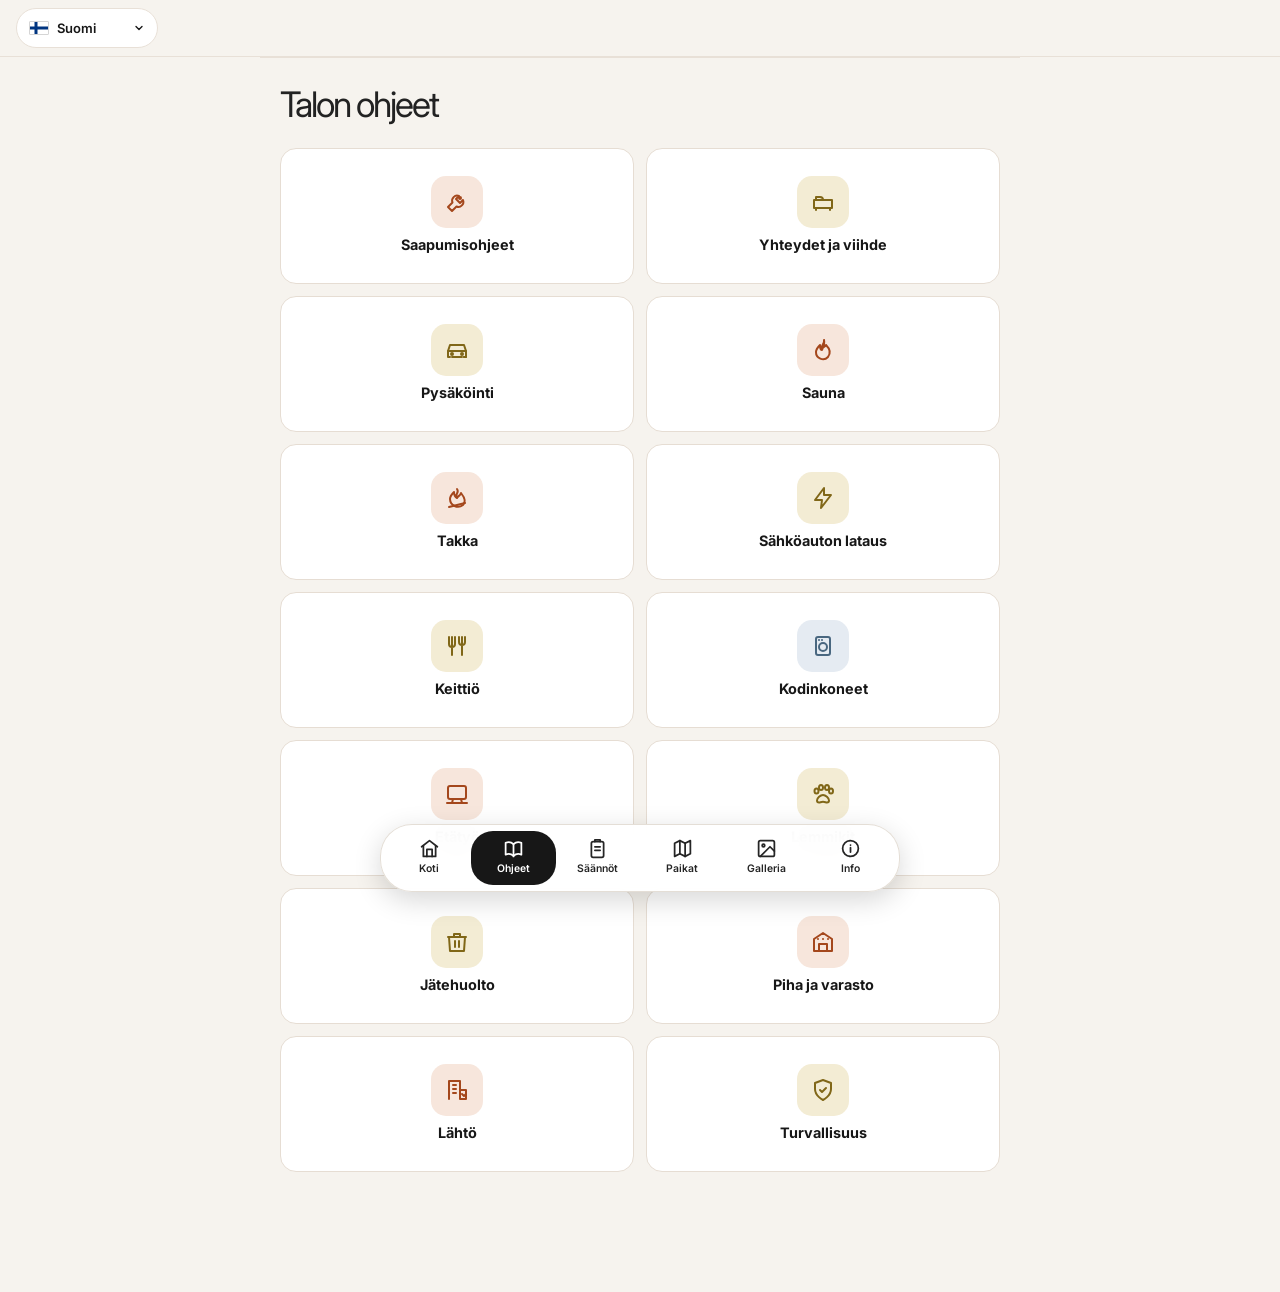
<file: ohjeet.html>
<!DOCTYPE html>
<html lang="fi">
<head>
<meta charset="UTF-8">
<meta name="viewport" content="width=device-width, initial-scale=1.0">
<meta name="theme-color" content="#f6f3ee">
<title>Talon ohjeet | Ylläs Kajo</title>
<meta name="description" content="Ylläs Kajon talon ohjeet: sauna, takka, keittiö, pysäköinti, sähköauton lataus ja lähtölista.">
<meta property="og:type" content="website">
<meta property="og:locale" content="fi_FI">
<meta property="og:site_name" content="Ylläs Kajo">
<meta property="og:title" content="Talon ohjeet | Ylläs Kajo">
<meta property="og:description" content="Ylläs Kajon talon ohjeet: sauna, takka, keittiö, pysäköinti, sähköauton lataus ja lähtölista.">
<meta property="og:url" content="https://venstedt.github.io/guest-guide/ohjeet.html">
<meta property="og:image" content="https://venstedt.github.io/guest-guide/assets/og-kuva.jpg">
<meta property="og:image:width" content="1200">
<meta property="og:image:height" content="630">
<meta name="twitter:card" content="summary_large_image">
<link rel="icon" href="assets/favicon.svg" type="image/svg+xml">
<link rel="apple-touch-icon" href="assets/apple-touch-icon.png">
<script>
try {
    const savedLanguage = localStorage.getItem('yllas-kajo-language');
    if (savedLanguage && savedLanguage !== 'fi') {
        document.documentElement.classList.add('i18n-pending');
        setTimeout(() => document.documentElement.classList.remove('i18n-pending'), 1500);
    }
} catch (error) {}
</script>
<link rel="preconnect" href="https://fonts.googleapis.com">
<link rel="preconnect" href="https://fonts.gstatic.com" crossorigin>
<link href="https://fonts.googleapis.com/css2?family=Inter:wght@400;500;600;700;800&display=swap" rel="stylesheet">
<link rel="stylesheet" href="assets/site.css">
<style>
:root {
    --bg: #f6f3ee;
    --forest: #31453a;
    --wood: #9a7552;
    --light: #fff;
    --text: #27323a;
}

html {
    scroll-behavior: smooth;
    scroll-padding-bottom: 96px;
}

body {
    min-height: 100vh;
    margin: 0;
    overflow-x: hidden;
    background: var(--bg);
    color: var(--text);
    font-family: Inter, sans-serif;
    line-height: 1.6;
}

main {
    width: min(100%, 760px);
    min-height: 100vh;
    margin: 0 auto;
    padding: 24px 20px 120px;
    border-top: 1px solid #e8e0d7;
}

h1 {
    margin: 0 0 20px;
    color: #222;
    font-size: clamp(1.8rem, 7vw, 2.2rem);
    font-weight: 400;
    letter-spacing: -.06em;
    line-height: 1.3;
}

.guide-grid {
    display: grid;
    grid-template-columns: repeat(2, minmax(0, 1fr));
    gap: 12px;
}

.guide-card {
    display: flex;
    min-height: 136px;
    flex-direction: column;
    align-items: center;
    justify-content: center;
    gap: 8px;
    padding: 16px 8px;
    border: 1px solid #e6ddd3;
    border-radius: 16px;
    background: var(--light);
    color: #171717;
    font: inherit;
    text-align: center;
    text-decoration: none;
    cursor: pointer;
    transition: transform .16s ease, box-shadow .16s ease;
}

.guide-card:hover {
    transform: translateY(-1px);
    box-shadow: 0 5px 16px rgba(0, 0, 0, .08);
}

a.guide-card:focus-visible {
    outline: 3px solid var(--wood);
    outline-offset: 3px;
}

.guide-icon {
    display: grid;
    width: 52px;
    height: 52px;
    place-items: center;
    border-radius: 15px;
    background: #f3ecd4;
    color: #806718;
}

.guide-card:nth-child(4n) .guide-icon,
.guide-card:nth-child(4n + 1) .guide-icon {
    background: #f7e6dc;
    color: #a4471c;
}

.guide-card:nth-child(8n) .guide-icon {
    background: #e5ebf2;
    color: #496780;
}

.guide-icon svg {
    width: 24px;
    height: 24px;
    fill: none;
    stroke: currentColor;
    stroke-linecap: round;
    stroke-linejoin: round;
    stroke-width: 2;
}

.guide-card h2 {
    margin: 0;
    font-size: .9rem;
    font-weight: 700;
    line-height: 1.3;
}

.details {
    display: grid;
    gap: 12px;
    margin-top: 24px;
}

.detail-card {
    padding: 20px;
    border: 1px solid #e6ddd3;
    border-radius: 16px;
    background: var(--light);
}

.detail-card h2 {
    margin: 0 0 4px;
    color: #222;
    font-size: 1.05rem;
}

.detail-card p {
    margin: 0;
}

.bottom-sheet {
    position: fixed;
    inset: auto 0 0;
    width: min(100%, 600px);
    max-width: none;
    max-height: min(96svh, 900px);
    margin: 0 auto;
    padding: 12px 14px max(18px, env(safe-area-inset-bottom));
    overflow: auto;
    overscroll-behavior: contain;
    border: 0;
    border-radius: 24px 24px 0 0;
    background: var(--bg);
    color: var(--text);
    box-shadow: 0 -12px 40px rgba(0, 0, 0, .16);
}

.bottom-sheet[open] {
    animation: sheet-rise .24s ease-out;
}

.bottom-sheet::backdrop {
    background: rgba(0, 0, 0, .42);
}

.sheet-handle {
    width: 40px;
    height: 5px;
    margin: 0 auto 14px;
    border-radius: 10px;
    background: #c9c6c1;
}

.sheet-close {
    position: absolute;
    top: 12px;
    right: 14px;
    display: grid;
    width: 42px;
    height: 42px;
    place-items: center;
    border: 1px solid #e6ddd3;
    border-radius: 50%;
    background: var(--light);
    color: #252525;
    font-size: 1.5rem;
    cursor: pointer;
}

.sheet-title {
    margin: 0 48px 12px 2px;
    color: #222;
    font-size: 1.35rem;
    font-weight: 400;
    letter-spacing: -.04em;
}

.sheet-sections {
    display: grid;
    gap: 8px;
}

.sheet-rule-card {
    padding: 12px 16px;
    border: 1px solid #e6ddd3;
    border-radius: 17px;
    background: var(--light);
}

.sheet-rule-heading {
    display: flex;
    align-items: center;
    gap: 9px;
    margin: 0 0 6px;
    color: #222;
    font-size: .92rem;
    font-weight: 700;
}

.sheet-rule-heading svg {
    width: 18px;
    height: 18px;
    flex: 0 0 auto;
    fill: none;
    stroke: currentColor;
    stroke-linecap: round;
    stroke-linejoin: round;
    stroke-width: 2;
}

.sheet-rule-card ul {
    display: grid;
    gap: 4px;
    margin: 0;
    padding-left: 20px;
    color: #666;
    font-size: .82rem;
    line-height: 1.45;
}

.sheet-rule-card li {
    padding-left: 1px;
}

.departure-intro {
    display: grid;
    gap: 10px;
    margin-bottom: 14px;
    color: #4d5961;
    font-size: .9rem;
    line-height: 1.55;
}

.departure-intro p {
    margin: 0;
}

.departure-progress {
    display: flex;
    align-items: center;
    gap: 12px;
    margin-bottom: 8px;
    color: #252525;
    font-size: .75rem;
    font-weight: 700;
}

.departure-progress-track {
    height: 6px;
    flex: 1;
    overflow: hidden;
    border-radius: 6px;
    background: #e9e1d7;
}

.departure-progress-value {
    width: 0;
    height: 100%;
    border-radius: inherit;
    background: #9a7552;
    transition: width .2s ease;
}

.departure-checklist {
    margin: 0;
    padding: 0;
    list-style: none;
}

.departure-checklist li + li {
    border-top: 1px solid #e6ddd3;
}

.departure-checklist label {
    display: flex;
    min-height: 50px;
    align-items: center;
    gap: 12px;
    padding: 10px 0;
    color: #4d5961;
    font-size: .86rem;
    line-height: 1.5;
    cursor: pointer;
}

.departure-checklist input {
    width: 24px;
    height: 24px;
    flex: 0 0 auto;
    margin: 0;
    accent-color: var(--forest);
}

.sheet-copy {
    color: #4d5961;
    font-size: .9rem;
    line-height: 1.7;
}

.sheet-copy p {
    margin: 0 0 10px;
}

.sheet-copy p:last-child {
    margin-bottom: 0;
}

.sheet-close:focus-visible {
    outline: 3px solid var(--wood);
    outline-offset: 3px;
}

@keyframes sheet-rise {
    from { transform: translateY(24px); opacity: .7; }
    to { transform: translateY(0); opacity: 1; }
}

nav a[aria-current="page"] {
    background: #171717;
    color: var(--light);
}

nav a:focus-visible {
    outline: 3px solid var(--wood);
    outline-offset: 3px;
}

@media (max-width: 360px) {
    main {
        padding-right: 14px;
        padding-left: 14px;
    }

    .guide-grid {
        gap: 8px;
    }
}

@media (prefers-reduced-motion: reduce) {
    html {
        scroll-behavior: auto;
    }

    .departure-progress-value,
    .guide-card {
        transition: none;
    }
}
</style>
</head>
<body>
<main>
    <h1>Talon ohjeet</h1>
    <div class="guide-grid" aria-label="Talon ohjeaiheet">
        <button class="guide-card" id="openArrivalGuide" type="button" aria-haspopup="dialog" aria-controls="arrivalGuide">
            <span class="guide-icon"><svg viewBox="0 0 24 24" aria-hidden="true"><path d="M14 6a5 5 0 0 0-6.5 6.5L3 17l4 4 4.5-4.5A5 5 0 0 0 18 10l-3 3-4-4z"></path><circle cx="15" cy="8" r="1"></circle></svg></span>
            <h2>Saapumisohjeet</h2>
        </button>
        <button class="guide-card" id="openEntertainmentGuide" type="button" aria-haspopup="dialog" aria-controls="entertainmentGuide">
            <span class="guide-icon"><svg viewBox="0 0 24 24" aria-hidden="true"><path d="M3 10h18v8H3z"></path><path d="M5 10V7h4a3 3 0 0 1 3 3M5 18v2M19 18v2"></path></svg></span>
            <h2>Yhteydet ja viihde</h2>
        </button>
        <button class="guide-card" id="openParkingGuide" type="button" aria-haspopup="dialog" aria-controls="parkingGuide">
            <span class="guide-icon"><svg viewBox="0 0 24 24" aria-hidden="true"><path d="M3 13l2-6h14l2 6v6h-2"></path><path d="M5 19H3v-6h18v6h-2M7 19h10"></path><circle cx="7" cy="16" r="1"></circle><circle cx="17" cy="16" r="1"></circle></svg></span>
            <h2>Pysäköinti</h2>
        </button>
        <button class="guide-card" id="openSaunaGuide" type="button" aria-haspopup="dialog" aria-controls="saunaGuide">
            <span class="guide-icon"><svg viewBox="0 0 24 24" aria-hidden="true"><path d="M13 2c1 5-4 5-2 9 1-2 3-2 4-4 4 4 5 8 2 12a7 7 0 0 1-12-5c0-3 2-5 4-7 0 4 1 5 2 5 1-3 3-6 2-10z"></path></svg></span>
            <h2>Sauna</h2>
        </button>
        <button class="guide-card" id="openFireplaceGuide" type="button" aria-haspopup="dialog" aria-controls="fireplaceGuide">
            <span class="guide-icon"><svg viewBox="0 0 24 24" aria-hidden="true"><path d="M12 3c3 4-3 5 0 9 1-2 3-2 4-5 4 5 5 9 2 12a8 8 0 0 1-13-6c0-3 2-5 4-7 0 4 1 5 3 6"></path><path d="m4 21 16-4"></path></svg></span>
            <h2>Takka</h2>
        </button>
        <button class="guide-card" id="openChargingGuide" type="button" aria-haspopup="dialog" aria-controls="chargingGuide">
            <span class="guide-icon"><svg viewBox="0 0 24 24" aria-hidden="true"><path d="M13 2 4 14h7l-1 8 10-13h-7z"></path></svg></span>
            <h2>Sähköauton lataus</h2>
        </button>
        <button class="guide-card" id="openKitchenGuide" type="button" aria-haspopup="dialog" aria-controls="kitchenGuide">
            <span class="guide-icon"><svg viewBox="0 0 24 24" aria-hidden="true"><path d="M4 3v7a3 3 0 0 0 6 0V3M7 3v18M17 3v18M14 3v5a3 3 0 0 0 6 0V3"></path></svg></span>
            <h2>Keittiö</h2>
        </button>
        <button class="guide-card" id="openApplianceGuide" type="button" aria-haspopup="dialog" aria-controls="applianceGuide">
            <span class="guide-icon"><svg viewBox="0 0 24 24" aria-hidden="true"><rect x="5" y="3" width="14" height="18" rx="2"></rect><circle cx="12" cy="13" r="4"></circle><path d="M8 6h.01M11 6h.01"></path></svg></span>
            <h2>Kodinkoneet</h2>
        </button>
        <button class="guide-card" id="openRemoteWorkGuide" type="button" aria-haspopup="dialog" aria-controls="remoteWorkGuide">
            <span class="guide-icon"><svg viewBox="0 0 24 24" aria-hidden="true"><rect x="3" y="4" width="18" height="13" rx="2"></rect><path d="M2 21h20M8 17l-1 4M16 17l1 4"></path></svg></span>
            <h2>Etätyö</h2>
        </button>
        <button class="guide-card" id="openPetsGuide" type="button" aria-haspopup="dialog" aria-controls="petsGuide">
            <span class="guide-icon"><svg viewBox="0 0 24 24" aria-hidden="true"><path d="M12 13c-2.5 0-6 3.1-6 5.5a2 2 0 0 0 2 2c1.2 0 2-.7 4-.7s2.8.7 4 .7a2 2 0 0 0 2-2c0-2.4-3.5-5.5-6-5.5z"></path><ellipse cx="5.5" cy="9" rx="2" ry="2.5"></ellipse><ellipse cx="10" cy="5.5" rx="2" ry="2.5"></ellipse><ellipse cx="16" cy="5.5" rx="2" ry="2.5"></ellipse><ellipse cx="20" cy="9" rx="2" ry="2.5"></ellipse></svg></span>
            <h2>Lemmikit</h2>
        </button>
        <button class="guide-card" id="openWasteGuide" type="button" aria-haspopup="dialog" aria-controls="wasteGuide">
            <span class="guide-icon"><svg viewBox="0 0 24 24" aria-hidden="true"><path d="M4 7h16l-1 14H5L4 7zM3 7h18M9 7V4h6v3M10 11v6M14 11v6"></path></svg></span>
            <h2>Jätehuolto</h2>
        </button>
        <button class="guide-card" id="openYardGuide" type="button" aria-haspopup="dialog" aria-controls="yardGuide">
            <span class="guide-icon"><svg viewBox="0 0 24 24" aria-hidden="true"><path d="M3 21V9l9-6 9 6v12H3zM8 21v-7h8v7M7 9h.01M12 9h.01M17 9h.01"></path></svg></span>
            <h2>Piha ja varasto</h2>
        </button>
        <button class="guide-card" id="openDepartureGuide" type="button" aria-haspopup="dialog" aria-controls="departureGuide">
            <span class="guide-icon"><svg viewBox="0 0 24 24" aria-hidden="true"><path d="M4 21V3h11v18M15 12h6v9h-6M8 7h3M8 11h3M8 15h3"></path><path d="m17 16 2 2 2-2"></path></svg></span>
            <h2>Lähtö</h2>
        </button>
        <button class="guide-card" id="openSafetyGuide" type="button" aria-haspopup="dialog" aria-controls="safetyGuide">
            <span class="guide-icon"><svg viewBox="0 0 24 24" aria-hidden="true"><path d="M12 22s8-4 8-11V5l-8-3-8 3v6c0 7 8 11 8 11z"></path><path d="m9 12 2 2 4-4"></path></svg></span>
            <h2>Turvallisuus</h2>
        </button>
    </div>
</main>

<dialog id="arrivalGuide" class="bottom-sheet" aria-labelledby="arrivalSheetTitle">
    <div class="sheet-handle" aria-hidden="true"></div>
    <button class="sheet-close" id="closeArrivalGuide" type="button" aria-label="Sulje">&times;</button>
    <div class="sheet-rule-card">
        <h2 class="sheet-rule-heading" id="arrivalSheetTitle">
            <svg viewBox="0 0 24 24" aria-hidden="true"><path d="M14 6a5 5 0 0 0-6.5 6.5L3 17l4 4 4.5-4.5A5 5 0 0 0 18 10l-3 3-4-4z"></path><circle cx="15" cy="8" r="1"></circle></svg>
            Saapumisohjeet
        </h2>
        <div class="sheet-copy">
            <p><b>Avaimet:</b> Pidä aina yksi avain ulko-oven viereisessä avainlaatikossa. Sisällä mökissä on mökin ulko-oveen toinen avain sekä varaston avain.</p>
            <p><b>Sisäänkirjautuminen:</b> klo 17.00 alkaen</p>
        </div>
    </div>
</dialog>

<dialog id="remoteWorkGuide" class="bottom-sheet" aria-labelledby="remoteWorkSheetTitle">
    <div class="sheet-handle" aria-hidden="true"></div>
    <button class="sheet-close" id="closeRemoteWorkGuide" type="button" aria-label="Sulje">&times;</button>
    <div class="sheet-rule-card">
        <h2 class="sheet-rule-heading" id="remoteWorkSheetTitle">
            <svg viewBox="0 0 24 24" aria-hidden="true"><rect x="3" y="4" width="18" height="13" rx="2"></rect><path d="M2 21h20M8 17l-1 4M16 17l1 4"></path></svg>
            Etätyö
        </h2>
        <div class="sheet-copy">
            <p>Parvella on kaksi täysin varusteltua työtilaa. Molemmille löytyy näyttö sekä näppäimistö ja hiiri.</p>
            <p>WiFi-tiedot löydät mökissä olevasta paperisesta mökkikirjasta.</p>
        </div>
    </div>
</dialog>

<dialog id="petsGuide" class="bottom-sheet" aria-labelledby="petsSheetTitle">
    <div class="sheet-handle" aria-hidden="true"></div>
    <button class="sheet-close" id="closePetsGuide" type="button" aria-label="Sulje">&times;</button>
    <div class="sheet-rule-card">
        <h2 class="sheet-rule-heading" id="petsSheetTitle">
            <svg viewBox="0 0 24 24" aria-hidden="true"><path d="M12 13c-2.5 0-6 3.1-6 5.5a2 2 0 0 0 2 2c1.2 0 2-.7 4-.7s2.8.7 4 .7a2 2 0 0 0 2-2c0-2.4-3.5-5.5-6-5.5z"></path><ellipse cx="5.5" cy="9" rx="2" ry="2.5"></ellipse><ellipse cx="10" cy="5.5" rx="2" ry="2.5"></ellipse><ellipse cx="16" cy="5.5" rx="2" ry="2.5"></ellipse><ellipse cx="20" cy="9" rx="2" ry="2.5"></ellipse></svg>
            Lemmikit
        </h2>
        <div class="sheet-copy">
            <p>Lemmikit ovat sallittuja erillisestä 30 euron maksusta.</p>
            <p>Makuuhuoneen yläkaapista löytyy kaksi suojaa sohvalle, joita toivotaan käytettävän lemmikkien kanssa.</p>
            <p>Kerääthän lemmikin jätökset.</p>
        </div>
    </div>
</dialog>

<dialog id="wasteGuide" class="bottom-sheet" aria-labelledby="wasteSheetTitle">
    <div class="sheet-handle" aria-hidden="true"></div>
    <button class="sheet-close" id="closeWasteGuide" type="button" aria-label="Sulje">&times;</button>
    <div class="sheet-rule-card">
        <h2 class="sheet-rule-heading" id="wasteSheetTitle">
            <svg viewBox="0 0 24 24" aria-hidden="true"><path d="M4 7h16l-1 14H5L4 7zM3 7h18M9 7V4h6v3M10 11v6M14 11v6"></path></svg>
            Jätehuolto
        </h2>
        <div class="sheet-copy">
            <p>Sekajäte viedään kiinteistön roskakatokseen sekajäteastiaan.</p>
            <p>Pahvi, muovi, paperi, metalli ja lasi viedään paikalliseen kierrätyspisteeseen. Lähin on Eelin kaupalla, noin 3 km:n päässä.</p>
        </div>
    </div>
</dialog>

<dialog id="yardGuide" class="bottom-sheet" aria-labelledby="yardSheetTitle">
    <div class="sheet-handle" aria-hidden="true"></div>
    <button class="sheet-close" id="closeYardGuide" type="button" aria-label="Sulje">&times;</button>
    <div class="sheet-rule-card">
        <h2 class="sheet-rule-heading" id="yardSheetTitle">
            <svg viewBox="0 0 24 24" aria-hidden="true"><path d="M3 21V9l9-6 9 6v12H3zM8 21v-7h8v7M7 9h.01M12 9h.01M17 9h.01"></path></svg>
            Piha ja varasto
        </h2>
        <div class="sheet-copy">
            <p>Pihassa on iso lukollinen varasto, jossa voi säilyttää esimerkiksi polkupyöriä ja moottorikelkkoja. Varastossa on myös suksien voiteluteline.</p>
            <p>Puuvaja on myös pihassa.</p>
        </div>
    </div>
</dialog>

<dialog id="safetyGuide" class="bottom-sheet" aria-labelledby="safetySheetTitle">
    <div class="sheet-handle" aria-hidden="true"></div>
    <button class="sheet-close" id="closeSafetyGuide" type="button" aria-label="Sulje">&times;</button>
    <div class="sheet-rule-card">
        <h2 class="sheet-rule-heading" id="safetySheetTitle">
            <svg viewBox="0 0 24 24" aria-hidden="true"><path d="M12 22s8-4 8-11V5l-8-3-8 3v6c0 7 8 11 8 11z"></path><path d="m9 12 2 2 4-4"></path></svg>
            Turvallisuus
        </h2>
        <div class="sheet-copy">
            <p><strong>Hätätilanteissa:</strong> Soita 112</p>
            <p><strong>Lääkäriasema:</strong> MediYlläs <a href="https://www.mediyllas.fi/Yhteystiedot/" target="_blank" rel="noopener noreferrer">Yhteystiedot</a></p>
            <p><strong>Apteekki:</strong> <a href="https://www.kolarinapteekki.fi/yhteystiedot" target="_blank" rel="noopener noreferrer">Kolarin apteekin yhteystiedot</a></p>
        </div>
    </div>
</dialog>

<dialog id="departureGuide" class="bottom-sheet" aria-labelledby="departureSheetTitle">
    <div class="sheet-handle" aria-hidden="true"></div>
    <button class="sheet-close" id="closeDepartureGuide" type="button" aria-label="Sulje">&times;</button>
    <div class="sheet-rule-card">
        <h2 class="sheet-title" id="departureSheetTitle">Lähtö</h2>
        <div class="departure-intro">
            <p>Uloskirjautuminen viimeistään klo 11.00.</p>
            <p>Palautathan avaimet.</p>
            <p>Kiitos vierailusta – tervetuloa uudelleen!</p>
        </div>
        <div class="departure-progress" aria-live="polite">
            <div class="departure-progress-track" role="progressbar" aria-label="Lähtötehtävät tehty" aria-valuemin="0" aria-valuemax="7" aria-valuenow="0">
                <div class="departure-progress-value"></div>
            </div>
            <span class="departure-progress-count">0 / 7 tehty</span>
        </div>
        <ul class="departure-checklist">
            <li><label><input type="checkbox">Vie roskat pihalla katoksessa sijaitsevaan roskikseen</label></li>
            <li><label><input type="checkbox">Kytke laitteet pois päältä</label></li>
            <li><label><input type="checkbox">Pese astiat, tyhjennä astianpesukone ja laita astiat kaappeihin</label></li>
            <li><label><input type="checkbox">Varmista, että takka on sammunut</label></li>
            <li><label><input type="checkbox">Sammuta sauna</label></li>
            <li><label><input type="checkbox">Lukitse ovet</label></li>
            <li><label><input type="checkbox">Laita avain avainboksiin ja sekoita koodi</label></li>
        </ul>
    </div>
</dialog>

<dialog id="saunaGuide" class="bottom-sheet" aria-labelledby="saunaSheetTitle">
    <div class="sheet-handle" aria-hidden="true"></div>
    <button class="sheet-close" id="closeSaunaGuide" type="button" aria-label="Sulje">&times;</button>
    <h2 class="sheet-title" id="saunaSheetTitle">Saunaohjeet</h2>
    <div class="sheet-sections">
        <section class="sheet-rule-card" aria-labelledby="beforeSauna">
            <h3 class="sheet-rule-heading" id="beforeSauna">
                <svg viewBox="0 0 24 24" aria-hidden="true"><path d="m5 12 4 4L19 6"></path><circle cx="12" cy="12" r="10"></circle></svg>
                Ennen kuin aloitat
            </h3>
            <ul>
                <li>Varmista, että sauna on tyhjä. Ei tavaroita kiukaan päällä tai lauteilla.</li>
                <li>Kytke kiuas päälle. Käännä oikean puoleisesta kytkimestä kiuas päälle.</li>
                <li>Saunan lämpiäminen kestää noin 30–60 minuuttia.</li>
                <li>Peseydy ennen saunaan menoa ja käytä saunassa pyyhettä tai kertakäyttöisiä istuinalustoja.</li>
            </ul>
        </section>

        <section class="sheet-rule-card" aria-labelledby="saunaSteam">
            <h3 class="sheet-rule-heading" id="saunaSteam">
                <svg viewBox="0 0 24 24" aria-hidden="true"><path d="M7 21c0-4 4-4 4-8s-4-4-4-8M14 21c0-4 4-4 4-8s-4-4-4-8"></path></svg>
                Löyly – saunan taika
            </h3>
            <ul>
                <li>Käytä löylykauhaa ja kaada pieni määrä vettä kiville. Älä koskaan kaada vettä suoraan kiukaaseen – vain kiville.</li>
                <li>Löyly tekee ilmasta kosteampaa ja tuntuu iholla lämpimältä ja pehmeältä.</li>
            </ul>
        </section>

        <section class="sheet-rule-card" aria-labelledby="bathing">
            <h3 class="sheet-rule-heading" id="bathing">
                <svg viewBox="0 0 24 24" aria-hidden="true"><path d="M3 12h18M5 12v5h14v-5M7 17l-1 4M17 17l1 4M6 8a2 2 0 1 1 4 0v4M12 8c0-2 1-3 3-3s3 1 3 3"></path></svg>
                Saunominen
            </h3>
            <ul>
                <li>Voit mennä välillä vilvoittelemaan – ulos, suihkuun tai vaikka lumihankeen (jos uskallat!).</li>
                <li>Käy suihkussa ja juo vettä – saunominen poistaa nestettä kehosta.</li>
                <li>Sammuta kiuas, jos se ei sammu automaattisesti.</li>
                <li>Tuuleta sauna: avaa ovi tai ikkuna muutamaksi minuutiksi.</li>
            </ul>
        </section>

        <section class="sheet-rule-card" aria-labelledby="saunaSafety">
            <h3 class="sheet-rule-heading" id="saunaSafety">
                <svg viewBox="0 0 24 24" aria-hidden="true"><path d="M12 3 2.5 20h19L12 3z"></path><path d="M12 9v5M12 17h.01"></path></svg>
                Turvallisuusvinkit
            </h3>
            <ul>
                <li>Älä koske kiukaaseen – se on erittäin kuuma.</li>
                <li>Älä kaada liikaa vettä kiville – höyry voi polttaa.</li>
                <li>Lapset saunovat vain aikuisen kanssa.</li>
                <li>Jos tunnet huimausta tai pahoinvointia, poistu saunasta heti.</li>
            </ul>
        </section>
    </div>
</dialog>

<dialog id="parkingGuide" class="bottom-sheet" aria-labelledby="parkingSheetTitle">
    <div class="sheet-handle" aria-hidden="true"></div>
    <button class="sheet-close" id="closeParkingGuide" type="button" aria-label="Sulje">&times;</button>
    <div class="sheet-rule-card">
        <h2 class="sheet-rule-heading" id="parkingSheetTitle">
            <svg viewBox="0 0 24 24" aria-hidden="true"><path d="M3 13l2-6h14l2 6v6h-2"></path><path d="M5 19H3v-6h18v6h-2M7 19h10"></path><circle cx="7" cy="16" r="1"></circle><circle cx="17" cy="16" r="1"></circle></svg>
            Pysäköinti
        </h2>
        <div class="sheet-copy">
            <p>Pihassa on maksuton pysäköinti kahdelle autolle sekä sähköauton latauspaikka. Latauksesta on pieni erillinen maksu, 10€/12h.</p>
        </div>
    </div>
</dialog>

<dialog id="fireplaceGuide" class="bottom-sheet" aria-labelledby="fireplaceSheetTitle">
    <div class="sheet-handle" aria-hidden="true"></div>
    <button class="sheet-close" id="closeFireplaceGuide" type="button" aria-label="Sulje">&times;</button>
    <h2 class="sheet-title" id="fireplaceSheetTitle">Takkaohjeet</h2>
    <div class="sheet-sections">
        <section class="sheet-rule-card" aria-labelledby="beforeFire">
            <h3 class="sheet-rule-heading" id="beforeFire">
                <svg viewBox="0 0 24 24" aria-hidden="true"><path d="m5 12 4 4L19 6"></path><circle cx="12" cy="12" r="10"></circle></svg>
                Ennen sytytystä
            </h3>
            <ul>
                <li>Tarkista, että hormi on auki ja tuhkat poistettu edellisen käytön jälkeen.</li>
                <li>Käytä vain kuivaa polttopuuta – ei roskia, muovia tai käsiteltyä puuta. Polttopuita löytyy ulkovajasta.</li>
            </ul>
        </section>

        <section class="sheet-rule-card" aria-labelledby="lightingFire">
            <h3 class="sheet-rule-heading" id="lightingFire">
                <svg viewBox="0 0 24 24" aria-hidden="true"><path d="M12 3c3 4-3 5 0 9 1-2 3-2 4-5 4 5 5 9 2 12a8 8 0 0 1-13-6c0-3 2-5 4-7 0 4 1 5 3 6"></path></svg>
                Sytyttäminen ja polttaminen
            </h3>
            <ul>
                <li>Sytytä tuli sytytyspaloilla tai pienillä puuklapeilla – ei sytytysnesteellä.</li>
                <li>Älä täytä takkaa liikaa – liiallinen puumäärä voi ylikuumentaa rakenteet.</li>
                <li>Pidä takan luukku kiinni polton aikana.</li>
                <li>Älä jätä tulta valvomatta – jos poistut mökistä tai menet nukkumaan, sammuta tuli.</li>
            </ul>
        </section>

        <section class="sheet-rule-card" aria-labelledby="afterFire">
            <h3 class="sheet-rule-heading" id="afterFire">
                <svg viewBox="0 0 24 24" aria-hidden="true"><path d="M4 19h16M6 19V9l6-5 6 5v10"></path><path d="M9 19v-5h6v5"></path></svg>
                Sammutus ja jälkitoimet
            </h3>
            <ul>
                <li>Anna tulen palaa loppuun rauhassa – älä kaada vettä takkaan.</li>
                <li>Kun tuhkat ovat täysin jäähtyneet, ne voi siirtää puuvajassa olevaan sinkkiämpäriin.</li>
                <li>Älä koskaan laita kuumia tuhkia muoviroskikseen! Jäähtyneet tuhkat voi laittaa sinkkiämpäristä muovipussiin ja laittaa jäteastiaan.</li>
                <li>Varmista, että hormi on suljettu vasta kun tuli ja hiillos ovat täysin sammuneet.</li>
            </ul>
        </section>

        <section class="sheet-rule-card" aria-labelledby="fireplaceModes">
            <h3 class="sheet-rule-heading" id="fireplaceModes">
                <svg viewBox="0 0 24 24" aria-hidden="true"><path d="M4 20h16V5H4z"></path><path d="M8 5V3h8v2M10 20v-5h4v5"></path><path d="M18 8v4"></path></svg>
                Takan toimintatapa
            </h3>
            <ul>
                <li>Kiertoilmatakka: kahva pystyssä.</li>
                <li>Varaava takka: kahva vaakatasossa.</li>
            </ul>
        </section>
    </div>
</dialog>

<dialog id="applianceGuide" class="bottom-sheet" aria-labelledby="applianceSheetTitle">
    <div class="sheet-handle" aria-hidden="true"></div>
    <button class="sheet-close" id="closeApplianceGuide" type="button" aria-label="Sulje">&times;</button>
    <h2 class="sheet-title" id="applianceSheetTitle">Kodinkoneet</h2>
    <div class="sheet-sections">
        <section class="sheet-rule-card" aria-labelledby="dishwasherGuide">
            <h3 class="sheet-rule-heading" id="dishwasherGuide">
                <svg viewBox="0 0 24 24" aria-hidden="true"><rect x="4" y="3" width="16" height="18" rx="2"></rect><path d="M4 8h16"></path><circle cx="12" cy="14" r="3"></circle><path d="M8 5h.01M11 5h.01"></path></svg>
                Astianpesukone
            </h3>
            <ul>
                <li>Astianpesukoneen hana on tiskialtaan hanan yhteydessä (kiinni pystyssä, auki vaakatasossa). Muista avata ja sulkea hana.</li>
            </ul>
        </section>

        <section class="sheet-rule-card" aria-labelledby="washingMachineGuide">
            <h3 class="sheet-rule-heading" id="washingMachineGuide">
                <svg viewBox="0 0 24 24" aria-hidden="true"><rect x="5" y="3" width="14" height="18" rx="2"></rect><circle cx="12" cy="13" r="5"></circle><path d="M8 6h.01M11 6h.01"></path></svg>
                Pyykinpesukone
            </h3>
            <ul>
                <li>Pyykinpesukone on vapaasti käytössä. Käyttöohjeet löytyvät television alla olevan tason kaapista.</li>
            </ul>
        </section>

        <section class="sheet-rule-card" aria-labelledby="stoveGuide">
            <h3 class="sheet-rule-heading" id="stoveGuide">
                <svg viewBox="0 0 24 24" aria-hidden="true"><rect x="3" y="4" width="18" height="17" rx="2"></rect><path d="M7 8h.01M12 8h.01M17 8h.01"></path><circle cx="8" cy="14" r="2"></circle><circle cx="16" cy="14" r="2"></circle></svg>
                Liesi
            </h3>
            <ul>
                <li>Liesi on induktioliesi ja toimii liesitasossa näkyvillä kosketuspainikkeilla.</li>
                <li>Tarkemmat käyttöohjeet löytyvät myös television alla olevan tason kaapista.</li>
            </ul>
        </section>
    </div>
</dialog>

<dialog id="kitchenGuide" class="bottom-sheet" aria-labelledby="kitchenSheetTitle">
    <div class="sheet-handle" aria-hidden="true"></div>
    <button class="sheet-close" id="closeKitchenGuide" type="button" aria-label="Sulje">&times;</button>
    <h2 class="sheet-title" id="kitchenSheetTitle">Keittiöohjeet</h2>
    <div class="sheet-sections">
        <section class="sheet-rule-card" aria-labelledby="kitchenEquipment">
            <h3 class="sheet-rule-heading" id="kitchenEquipment">
                <svg viewBox="0 0 24 24" aria-hidden="true"><path d="M4 3v7a3 3 0 0 0 6 0V3M7 3v18M17 3v18M14 3v5a3 3 0 0 0 6 0V3"></path></svg>
                Keittiön varustus
            </h3>
            <ul>
                <li>Keittiöstä löytyvät astiat, aterimet ja ruoanlaittovälineet.</li>
                <li>Keittiössä on induktioliesi, uuni, mikroaaltouuni, jääkaappi, pakastin, astianpesukone, vedenkeitin ja kahvinkeitin.</li>
            </ul>
        </section>

        <section class="sheet-rule-card" aria-labelledby="hotCookware">
            <h3 class="sheet-rule-heading" id="hotCookware">
                <svg viewBox="0 0 24 24" aria-hidden="true"><path d="M4 11h13a3 3 0 0 1 3 3v3H4zM7 17v3M17 17v3M8 7c-1-1 1-2 0-3M13 7c-1-1 1-2 0-3"></path></svg>
                Kuumat astiat
            </h3>
            <ul>
                <li>Älä laita kuumaa kattilaa tai pannua suoraan työtasolle – käytä pannunalustaa.</li>
            </ul>
        </section>

        <section class="sheet-rule-card" aria-labelledby="kitchenDrain">
            <h3 class="sheet-rule-heading" id="kitchenDrain">
                <svg viewBox="0 0 24 24" aria-hidden="true"><path d="M4 4h16v5a8 8 0 0 1-16 0zM12 17v4M8 21h8"></path><path d="m5 5 14 14"></path></svg>
                Viemäri
            </h3>
            <ul>
                <li>Ethän kaada rasvaa viemäriin.</li>
            </ul>
        </section>
    </div>
</dialog>

<dialog id="entertainmentGuide" class="bottom-sheet" aria-labelledby="entertainmentSheetTitle">
    <div class="sheet-handle" aria-hidden="true"></div>
    <button class="sheet-close" id="closeEntertainmentGuide" type="button" aria-label="Sulje">&times;</button>
    <h2 class="sheet-title" id="entertainmentSheetTitle">Yhteydet ja viihde</h2>
    <div class="sheet-sections">
        <section class="sheet-rule-card" aria-labelledby="wifiGuide">
            <h3 class="sheet-rule-heading" id="wifiGuide">
                <svg viewBox="0 0 24 24" aria-hidden="true"><path d="M2 8a15 15 0 0 1 20 0M5 11a10 10 0 0 1 14 0M8.5 14.5a5 5 0 0 1 7 0M12 18h.01"></path></svg>
                Wi-Fi
            </h3>
            <ul>
                <li>WiFi-tiedot löydät mökissä olevasta paperisesta mökkikirjasta.</li>
            </ul>
        </section>

        <section class="sheet-rule-card" aria-labelledby="tvGuide">
            <h3 class="sheet-rule-heading" id="tvGuide">
                <svg viewBox="0 0 24 24" aria-hidden="true"><rect x="3" y="5" width="18" height="13" rx="2"></rect><path d="m8 22 4-4 4 4M8 2l4 3 4-3"></path></svg>
                TV ja viihde
            </h3>
            <ul>
                <li>TV toimii kaukosäätimellä. TV on kytketty kotiteatteriin, jolle on oma kaukosäädin.</li>
                <li>Google TV Streameristä (valkoinen kaukosäädin) löytyy kattava lista suoratoistopalveluita. Kirjaudu omilla tunnuksilla.</li>
                <li>Kaukosäätimet löytyvät tasolta TV:n edestä.</li>
            </ul>
        </section>

        <section class="sheet-rule-card" aria-labelledby="booksGamesGuide">
            <h3 class="sheet-rule-heading" id="booksGamesGuide">
                <svg viewBox="0 0 24 24" aria-hidden="true"><path d="M4 5.5A3.5 3.5 0 0 1 7.5 2H20v17H7.5A3.5 3.5 0 0 0 4 22z"></path><path d="M4 5.5v16.5M8 6h8M8 10h8"></path></svg>
                Kirjat ja pelit
            </h3>
            <ul>
                <li>Kirjat ja pelit löytyvät TV:n alakaapista, ja ne ovat vapaasti käytettävissä.</li>
            </ul>
        </section>
    </div>
</dialog>

<dialog id="chargingGuide" class="bottom-sheet" aria-labelledby="chargingSheetTitle">
    <div class="sheet-handle" aria-hidden="true"></div>
    <button class="sheet-close" id="closeChargingGuide" type="button" aria-label="Sulje">&times;</button>
    <h2 class="sheet-title" id="chargingSheetTitle">Sähköauton lataus</h2>
    <div class="sheet-sections">
        <section class="sheet-rule-card" aria-labelledby="chargingInstructions">
            <h3 class="sheet-rule-heading" id="chargingInstructions">
                <svg viewBox="0 0 24 24" aria-hidden="true"><path d="M13 2 4 14h7l-1 8 10-13h-7z"></path></svg>
                Latausohjeet
            </h3>
            <ul>
                <li>Vajan seinässä on latauspiste sähköautoille.</li>
                <li>Lataus käynnistetään huoneistosta löytyvällä tagilla.</li>
                <li>Käytä lataukseen omaa Type2-latauskaapelia.</li>
                <li>Kytke ensin kaapeli ja näytä sen jälkeen tagia latauspisteen lukijalle.</li>
                <li>Latauspiste aktivoidaan erillisestä pyynnöstä ja maksusta (10 €/12 h).</li>
            </ul>
        </section>

        <section class="sheet-rule-card" aria-labelledby="chargingPower">
            <h3 class="sheet-rule-heading" id="chargingPower">
                <svg viewBox="0 0 24 24" aria-hidden="true"><path d="M12 3v18M3 12h18M5.6 5.6l12.8 12.8M18.4 5.6 5.6 18.4"></path></svg>
                Latausteho
            </h3>
            <ul>
                <li>Latauspiste on kuormantasaajan takana. Latauksen maksimiteho riippuu huoneistossa käytettävästä sähkötehosta.</li>
            </ul>
        </section>
    </div>
</dialog>

<nav aria-label="Päänavigaatio">
    <a href="index.html#koti">
        <svg viewBox="0 0 24 24" aria-hidden="true"><path d="m3 10 9-7 9 7"></path><path d="M5 9v12h14V9"></path><path d="M9 21v-8h6v8"></path></svg>
        <span>Koti</span>
    </a>
    <a href="ohjeet.html" aria-current="page">
        <svg viewBox="0 0 24 24" aria-hidden="true"><path d="M12 7v14"></path><path d="M3 5.5A8 8 0 0 1 12 7a8 8 0 0 1 9-1.5V19a8 8 0 0 0-9 1.5A8 8 0 0 0 3 19z"></path></svg>
        <span>Ohjeet</span>
    </a>
    <a href="saannot.html">
        <svg viewBox="0 0 24 24" aria-hidden="true"><rect x="5" y="4" width="14" height="18" rx="2"></rect><path d="M9 4V2h6v2"></path><path d="M9 10h6M9 14h6"></path></svg>
        <span>Säännöt</span>
    </a>
    <a href="paikat.html">
        <svg viewBox="0 0 24 24" aria-hidden="true"><path d="m3 6 6-3 6 3 6-3v15l-6 3-6-3-6 3z"></path><path d="M9 3v15M15 6v15"></path></svg>
        <span>Paikat</span>
    </a>
    <a href="galleria.html">
        <svg viewBox="0 0 24 24" aria-hidden="true"><rect x="3" y="3" width="18" height="18" rx="2"></rect><circle cx="8.5" cy="8.5" r="1.5"></circle><path d="m21 15-5-5L5 21"></path></svg>
        <span>Galleria</span>
    </a>
    <a href="info.html">
        <svg viewBox="0 0 24 24" aria-hidden="true"><circle cx="12" cy="12" r="9"></circle><path d="M12 11v5M12 8h.01"></path></svg>
        <span>Info</span>
    </a>
</nav>
<script>
document.querySelectorAll('button[aria-haspopup="dialog"][aria-controls]').forEach(button => {
    const dialog = document.getElementById(button.getAttribute('aria-controls'));
    const closeButton = document.getElementById(button.id.replace(/^open/, 'close'));

    button.addEventListener('click', () => dialog.showModal());
    closeButton.addEventListener('click', () => dialog.close());
    dialog.addEventListener('click', event => {
        if (event.target === dialog) dialog.close();
    });
});

const departureGuide = document.getElementById('departureGuide');
const departureChecks = [...departureGuide.querySelectorAll('.departure-checklist input')];
const departureProgress = departureGuide.querySelector('.departure-progress [role="progressbar"]');
const departureProgressValue = departureGuide.querySelector('.departure-progress-value');
const departureProgressCount = departureGuide.querySelector('.departure-progress-count');

departureChecks.forEach(checkbox => {
    checkbox.addEventListener('change', () => {
        const completed = departureChecks.filter(item => item.checked).length;
        departureProgress.setAttribute('aria-valuenow', completed);
        departureProgressValue.style.width = `${completed / departureChecks.length * 100}%`;
        const countLabel = document.documentElement.lang === 'de'
            ? 'erledigt'
            : document.documentElement.lang === 'fr'
                ? 'effectuées'
                : document.documentElement.lang === 'en' ? 'completed' : 'tehty';
        departureProgressCount.textContent = `${completed} / ${departureChecks.length} ${countLabel}`;
    });
});
</script>
<script src="assets/site.js"></script>
</body>
</html>
</file>
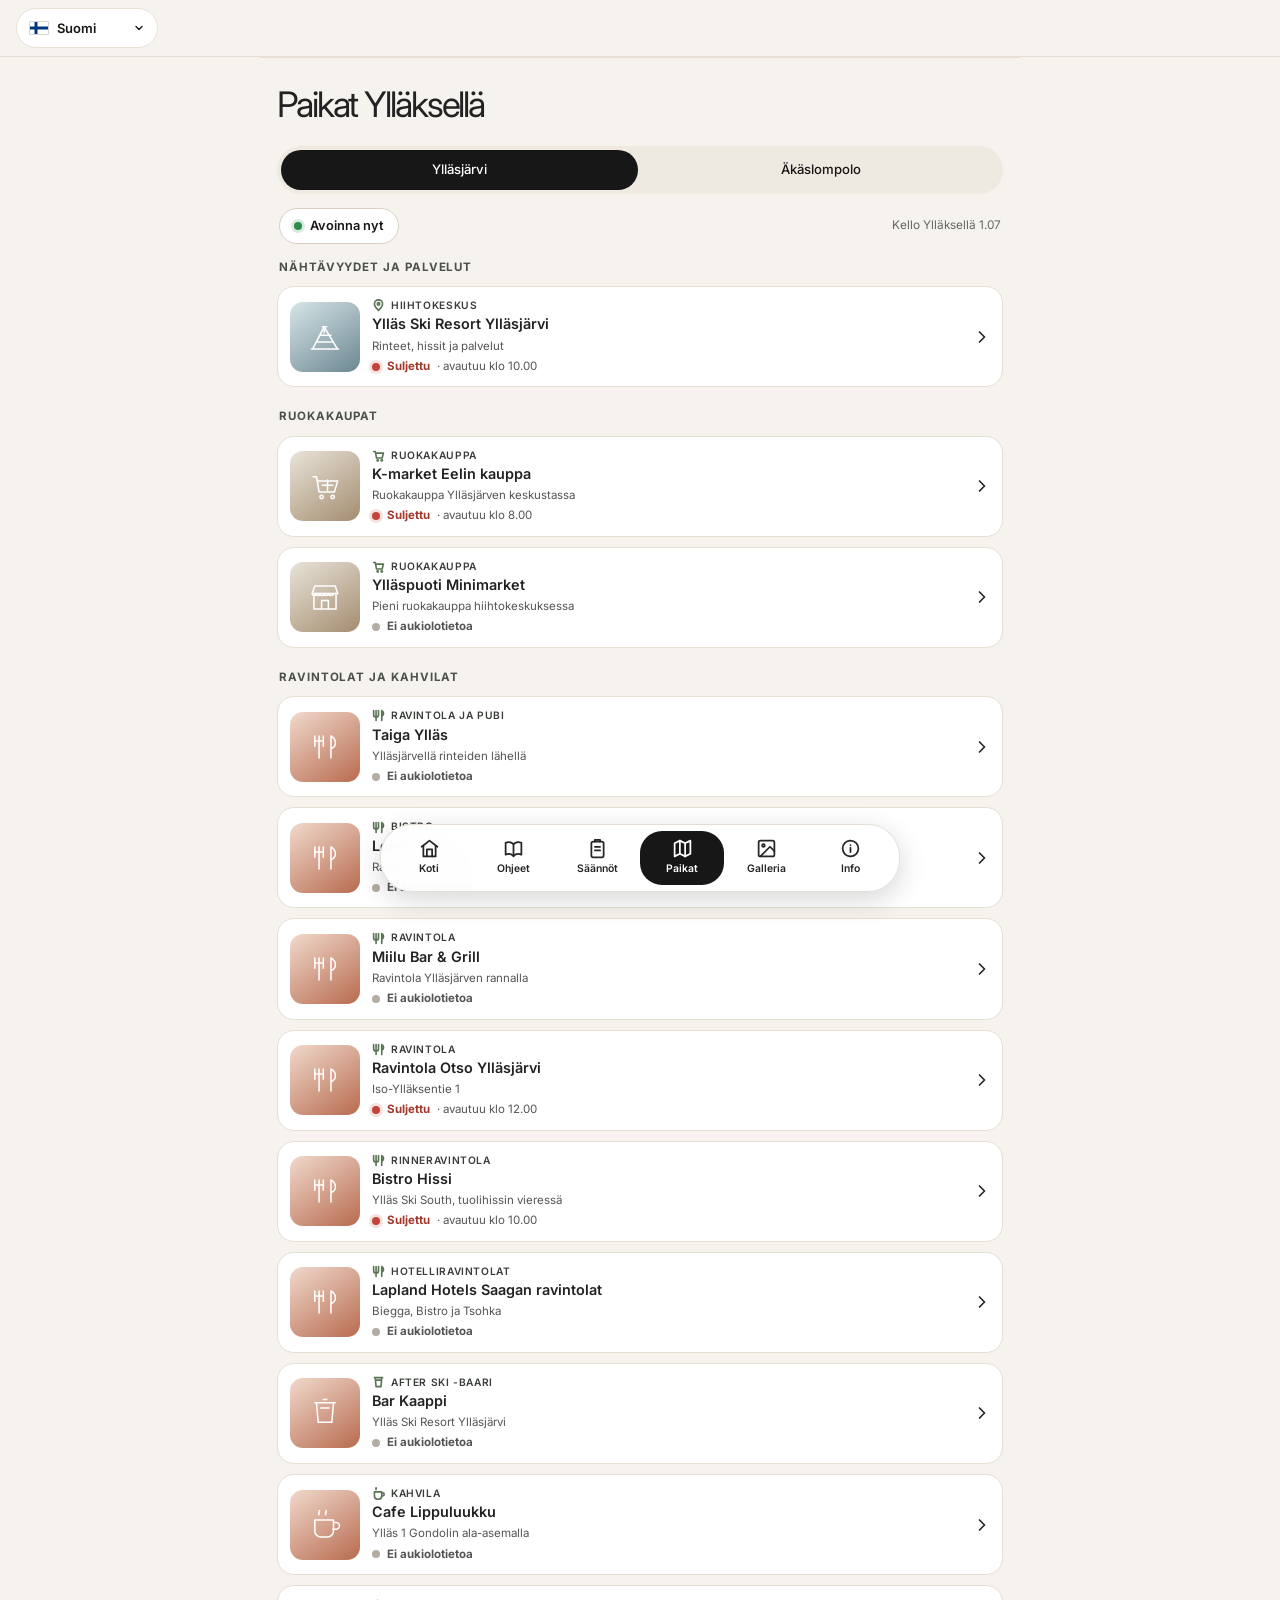
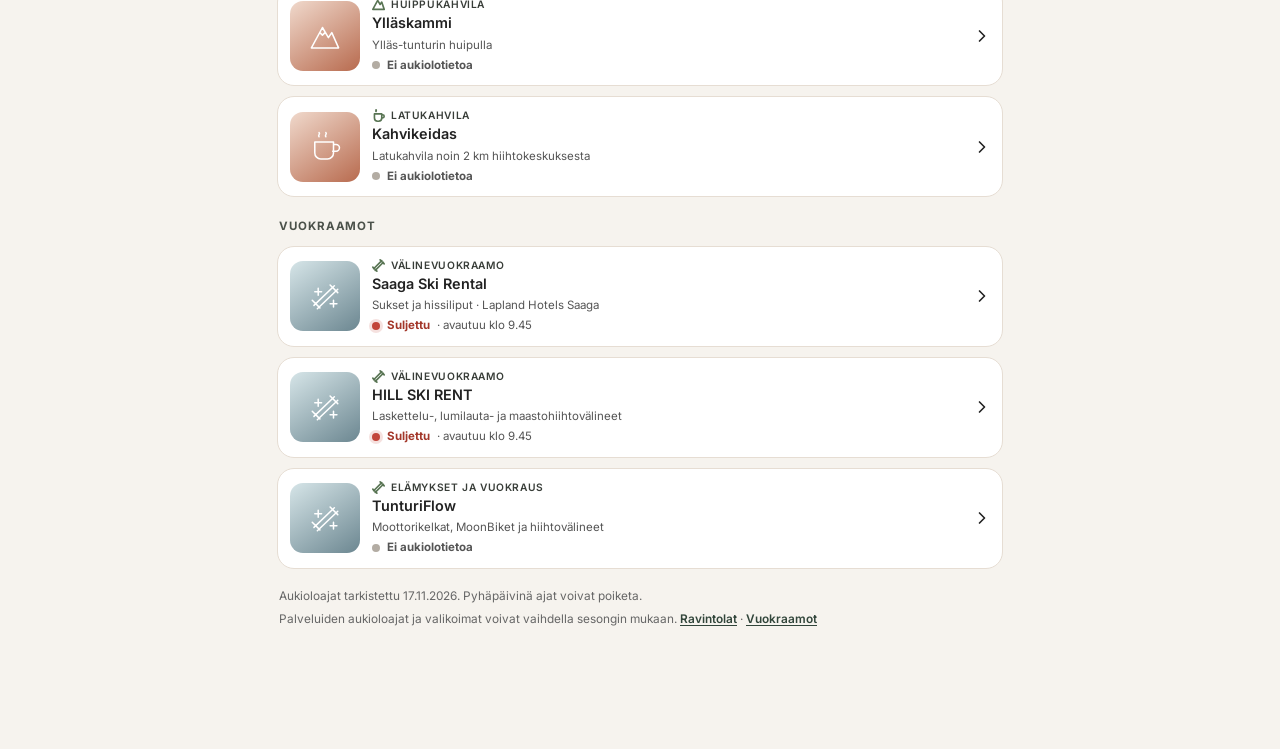
<file: paikat.html>
<!DOCTYPE html>
<html lang="fi">
<head>
<meta charset="UTF-8">
<meta name="viewport" content="width=device-width, initial-scale=1.0">
<meta name="theme-color" content="#f6f3ee">
<title>Paikat | Ylläs Kajo</title>
<meta name="description" content="Ravintolat, kaupat, välinevuokraamot ja muut paikat Ylläs Kajon lähellä.">
<meta property="og:type" content="website">
<meta property="og:locale" content="fi_FI">
<meta property="og:site_name" content="Ylläs Kajo">
<meta property="og:title" content="Paikat | Ylläs Kajo">
<meta property="og:description" content="Ravintolat, kaupat, välinevuokraamot ja muut paikat Ylläs Kajon lähellä.">
<meta property="og:url" content="https://venstedt.github.io/guest-guide/paikat.html">
<meta property="og:image" content="https://venstedt.github.io/guest-guide/assets/og-kuva.jpg">
<meta property="og:image:width" content="1200">
<meta property="og:image:height" content="630">
<meta name="twitter:card" content="summary_large_image">
<link rel="icon" href="assets/favicon.svg" type="image/svg+xml">
<link rel="apple-touch-icon" href="assets/apple-touch-icon.png">
<script>
try {
    const savedLanguage = localStorage.getItem('yllas-kajo-language');
    if (savedLanguage && savedLanguage !== 'fi') {
        document.documentElement.classList.add('i18n-pending');
        setTimeout(() => document.documentElement.classList.remove('i18n-pending'), 1500);
    }
} catch (error) {}
</script>
<link rel="preconnect" href="https://fonts.googleapis.com">
<link rel="preconnect" href="https://fonts.gstatic.com" crossorigin>
<link href="https://fonts.googleapis.com/css2?family=Inter:wght@400;500;600;700;800&display=swap" rel="stylesheet">
<link rel="stylesheet" href="assets/site.css">
<style>
:root {
    --bg: #f6f3ee;
    --wood: #9a7552;
    --light: #fff;
    --text: #27323a;
}

html {
    scroll-behavior: smooth;
    scroll-padding-bottom: 96px;
}

body {
    min-height: 100vh;
    margin: 0;
    overflow-x: hidden;
    background: var(--bg);
    color: var(--text);
    font-family: Inter, sans-serif;
    line-height: 1.6;
}

main {
    width: min(100%, 760px);
    min-height: 100vh;
    margin: 0 auto;
    padding: 24px 17px 120px;
    border-top: 1px solid #e8e0d7;
}

h1 {
    margin: 0 0 18px;
    color: #222;
    font-size: clamp(1.8rem, 7vw, 2.2rem);
    font-weight: 400;
    letter-spacing: -.06em;
    line-height: 1.3;
}

.area-switch {
    display: grid;
    grid-template-columns: repeat(2, minmax(0, 1fr));
    gap: 4px;
    margin: 0 0 14px;
    padding: 4px;
    border-radius: 28px;
    background: #eee9e1;
}

.area-switch button {
    min-height: 40px;
    padding: 8px 14px;
    border: 0;
    border-radius: 24px;
    background: transparent;
    color: #171717;
    font: inherit;
    font-size: .82rem;
    font-weight: 500;
    cursor: pointer;
}

.area-switch button[aria-pressed="true"] {
    background: #171717;
    color: var(--light);
}

.area-switch button:focus-visible {
    outline: 3px solid var(--wood);
    outline-offset: 2px;
}

.place-list {
    display: grid;
    gap: 12px;
}

.area-group[hidden] {
    display: none;
}

.place-group {
    display: grid;
    gap: 10px;
}

.place-group h2 {
    margin: 8px 2px 0;
    color: #4b514a;
    font-size: .72rem;
    font-weight: 700;
    letter-spacing: .08em;
    text-transform: uppercase;
}

.place-card {
    display: grid;
    width: 100%;
    min-height: 96px;
    grid-template-columns: 70px minmax(0, 1fr) 18px;
    align-items: center;
    gap: 12px;
    padding: 12px;
    border: 1px solid #e6ddd3;
    border-radius: 17px;
    background: var(--light);
    color: inherit;
    font: inherit;
    text-align: left;
    cursor: pointer;
    transition: transform .16s ease, box-shadow .16s ease;
}

.place-card:hover {
    transform: translateY(-1px);
    box-shadow: 0 5px 16px rgba(0, 0, 0, .08);
}

.place-card:focus-visible,
.map-close:focus-visible,
nav a:focus-visible {
    outline: 3px solid var(--wood);
    outline-offset: 3px;
}

.place-icon {
    display: grid;
    width: 70px;
    height: 70px;
    place-items: center;
    overflow: hidden;
    border-radius: 13px;
    background: linear-gradient(145deg, #dbe5e8, #8796a0);
    color: #fff;
}

.place-card:nth-child(2) .place-icon {
    background: linear-gradient(145deg, #e8c9d8, #9877a2);
}

.place-card:nth-child(3) .place-icon {
    background: linear-gradient(145deg, #d8e5dd, #71867b);
}

.place-group .place-card .place-icon {
    background: linear-gradient(145deg, #e9e3d9, #a48d70);
}

.place-group .place-card[data-kind="restaurant"] .place-icon,
.place-group .place-card[data-kind="cafe"] .place-icon {
    background: linear-gradient(145deg, #f0d9cc, #b86b4f);
}

.place-group .place-card[data-kind="rental"] .place-icon,
.place-group .place-card[data-kind="activity"] .place-icon {
    background: linear-gradient(145deg, #d6e5e8, #6c8791);
}

.place-icon svg {
    width: 34px;
    height: 34px;
    fill: none;
    stroke: currentColor;
    stroke-linecap: round;
    stroke-linejoin: round;
    stroke-width: 1.8;
}

.place-copy {
    min-width: 0;
}

.place-category {
    display: flex;
    align-items: center;
    gap: 6px;
    margin: 0 0 2px;
    color: #383d38;
    font-size: .64rem;
    font-weight: 600;
    letter-spacing: .06em;
    line-height: 1.3;
    text-transform: uppercase;
}

.place-category svg {
    width: 13px;
    height: 13px;
    flex: 0 0 auto;
    fill: none;
    stroke: #587453;
    stroke-linecap: round;
    stroke-linejoin: round;
    stroke-width: 2;
}

.place-name {
    display: block;
    color: #222;
    font-size: .9rem;
    font-weight: 600;
    line-height: 1.4;
}

.place-distance {
    display: block;
    margin-top: 3px;
    color: #555;
    font-size: .72rem;
    line-height: 1.4;
}

.place-toolbar {
    display: flex;
    flex-wrap: wrap;
    align-items: center;
    justify-content: space-between;
    gap: 8px 12px;
    margin: 0 2px 6px;
}

.open-filter {
    display: inline-flex;
    align-items: center;
    gap: 8px;
    min-height: 36px;
    padding: 6px 14px;
    border: 1px solid #d9cfc3;
    border-radius: 20px;
    background: var(--light);
    color: #171717;
    font: inherit;
    font-size: .8rem;
    font-weight: 600;
    cursor: pointer;
}

.open-filter[aria-pressed="true"] {
    border-color: #1f6b3d;
    background: #1f6b3d;
    color: var(--light);
}

.open-filter[aria-pressed="true"] .status-dot {
    background: #fff;
    box-shadow: none;
}

.open-filter:focus-visible {
    outline: 3px solid var(--wood);
    outline-offset: 2px;
}

.place-clock {
    color: #666;
    font-size: .74rem;
}

.empty-note {
    margin: 4px 2px 12px;
    padding: 14px;
    border: 1px dashed #d9cfc3;
    border-radius: 14px;
    color: #555;
    font-size: .85rem;
}

.status-dot {
    display: inline-block;
    width: 8px;
    height: 8px;
    flex: 0 0 auto;
    border-radius: 50%;
    background: #2f8a4f;
    box-shadow: 0 0 0 3px rgba(47, 138, 79, .18);
}

.place-status {
    display: flex;
    align-items: center;
    gap: 7px;
    margin-top: 5px;
    color: #555;
    font-size: .72rem;
    line-height: 1.35;
}

.place-status strong {
    font-weight: 700;
}

.place-status[data-state="open"] strong {
    color: #1f6b3d;
}

.place-status[data-state="soon"] strong {
    color: #9a5b00;
}

.place-status[data-state="soon"] .status-dot {
    background: #d48a12;
    box-shadow: 0 0 0 3px rgba(212, 138, 18, .2);
}

.place-status[data-state="closed"] strong {
    color: #a3372a;
}

.place-status[data-state="closed"] .status-dot {
    background: #c2453a;
    box-shadow: 0 0 0 3px rgba(194, 69, 58, .16);
}

.place-status[data-state="unknown"] .status-dot {
    background: #b3aca3;
    box-shadow: none;
}

.place-card[hidden],
.place-group[data-empty="true"] {
    display: none;
}

.source-note {
    margin: 18px 2px 0;
    color: #666;
    font-size: .74rem;
}

.source-note + .source-note {
    margin-top: 4px;
}

.source-note a {
    color: #31453a;
    font-weight: 600;
    text-underline-offset: 2px;
}

.place-chevron {
    width: 20px;
    height: 20px;
    fill: none;
    stroke: #222;
    stroke-linecap: round;
    stroke-linejoin: round;
    stroke-width: 2;
}

.map-dialog {
    position: fixed;
    inset: 0;
    width: min(calc(100% - 24px), 900px);
    height: min(88vh, 780px);
    height: min(88dvh, 780px);
    max-width: none;
    max-height: none;
    margin: auto;
    padding: 0;
    overflow: hidden;
    border: 0;
    border-radius: 20px;
    background: var(--light);
    box-shadow: 0 16px 48px rgba(0, 0, 0, .25);
}

.map-dialog::backdrop {
    background: rgba(20, 24, 22, .58);
    backdrop-filter: blur(3px);
}

.map-dialog iframe {
    display: block;
    width: 100%;
    height: 100%;
    border: 0;
}

.map-close {
    position: absolute;
    z-index: 1;
    top: 12px;
    right: 12px;
    display: grid;
    width: 46px;
    height: 46px;
    place-items: center;
    border: 1px solid rgba(0, 0, 0, .12);
    border-radius: 50%;
    background: #fff;
    color: #222;
    box-shadow: 0 2px 10px rgba(0, 0, 0, .18);
    font: inherit;
    font-size: 1.8rem;
    line-height: 1;
    cursor: pointer;
}

nav a[aria-current="page"] {
    background: #171717;
    color: var(--light);
}

@media (max-width: 360px) {
    main {
        padding-right: 14px;
        padding-left: 14px;
    }

    .place-card {
        grid-template-columns: 62px minmax(0, 1fr) 16px;
        gap: 10px;
        padding: 10px;
    }

    .place-icon {
        width: 62px;
        height: 62px;
    }
}

@media (prefers-reduced-motion: reduce) {
    html {
        scroll-behavior: auto;
    }

    .place-card {
        transition: none;
    }
}
</style>
</head>
<body>
<main>
    <h1>Paikat Ylläksellä</h1>
    <div class="area-switch" role="group" aria-label="Valitse kylä">
        <button type="button" data-area-tab="yllasjarvi" aria-pressed="true">Ylläsjärvi</button>
        <button type="button" data-area-tab="akaslompolo" aria-pressed="false">Äkäslompolo</button>
    </div>
    <div class="place-toolbar">
        <button class="open-filter" id="openFilter" type="button" aria-pressed="false"><span class="status-dot" aria-hidden="true"></span>Avoinna nyt</button>
        <span class="place-clock" id="placeClock" aria-live="polite"></span>
    </div>
    <p class="empty-note" id="emptyNote" hidden>Ei avoimia paikkoja juuri nyt tällä alueella.</p>
    <div class="place-list" id="placesList" aria-label="Ylläsjärven palvelut">
        <section class="place-group area-group" data-area-panel="yllasjarvi" aria-labelledby="attractionsTitle">
            <h2 id="attractionsTitle">Nähtävyydet ja palvelut</h2>
            <button class="place-card" type="button" data-place="Ylläs Ski Resort Ylläsjärvi, Finland" data-hours="lifts" data-kind="activity">
                <span class="place-icon" aria-hidden="true"><svg viewBox="0 0 40 40"><path d="M6 33 19 8l15 25M10 26h20M14 18h13M4 34h32"></path><path d="M17 8h5M19 8v7"></path></svg></span>
                <span class="place-copy"><span class="place-category"><svg viewBox="0 0 16 16" aria-hidden="true"><path d="M8 14s5-5 5-8a5 5 0 1 0-10 0c0 3 5 8 5 8Z"></path><circle cx="8" cy="6" r="1.5"></circle></svg>Hiihtokeskus</span><span class="place-name">Ylläs Ski Resort Ylläsjärvi</span><span class="place-distance">Rinteet, hissit ja palvelut</span></span>
                <svg class="place-chevron" viewBox="0 0 24 24" aria-hidden="true"><path d="m9 18 6-6-6-6"></path></svg>
            </button>
        </section>

        <section class="place-group area-group" data-area-panel="yllasjarvi" aria-labelledby="shopsTitle">
            <h2 id="shopsTitle">Ruokakaupat</h2>
            <button class="place-card" type="button" data-place="K-Market Eelin kauppa, Ylläsjärvi, Finland" data-hours="eelin" data-kind="market">
                <span class="place-icon" aria-hidden="true"><svg viewBox="0 0 40 40"><path d="M6 9h4l3 18h18l4-13H11"></path><circle cx="16" cy="33" r="2"></circle><circle cx="29" cy="33" r="2"></circle><path d="M17 19h12M23 13v12"></path></svg></span>
                <span class="place-copy"><span class="place-category"><svg viewBox="0 0 16 16" aria-hidden="true"><path d="M2 3h2l1.5 8h7L14 5H5"></path><circle cx="7" cy="14" r=".8"></circle><circle cx="12" cy="14" r=".8"></circle></svg>Ruokakauppa</span><span class="place-name">K-market Eelin kauppa</span><span class="place-distance">Ruokakauppa Ylläsjärven keskustassa</span></span>
                <svg class="place-chevron" viewBox="0 0 24 24" aria-hidden="true"><path d="m9 18 6-6-6-6"></path></svg>
            </button>
            <button class="place-card" type="button" data-place="Ylläspuoti Minimarket, Ylläsjärvi, Finland" data-hours="unknown" data-kind="market">
                <span class="place-icon" aria-hidden="true"><svg viewBox="0 0 40 40"><path d="M7 16h26v18H7zM5 16l3-9h24l3 9"></path><path d="M5 16c0 3 4 3 4 0 0 3 5 3 5 0 0 3 5 3 5 0 0 3 5 3 5 0 0 3 6 3 6 0M16 34V24h8v10"></path></svg></span>
                <span class="place-copy"><span class="place-category"><svg viewBox="0 0 16 16" aria-hidden="true"><path d="M2 3h2l1.5 8h7L14 5H5"></path><circle cx="7" cy="14" r=".8"></circle><circle cx="12" cy="14" r=".8"></circle></svg>Ruokakauppa</span><span class="place-name">Ylläspuoti Minimarket</span><span class="place-distance">Pieni ruokakauppa hiihtokeskuksessa</span></span>
                <svg class="place-chevron" viewBox="0 0 24 24" aria-hidden="true"><path d="m9 18 6-6-6-6"></path></svg>
            </button>
        </section>

        <section class="place-group area-group" data-area-panel="yllasjarvi" aria-labelledby="restaurantsTitle">
            <h2 id="restaurantsTitle">Ravintolat ja kahvilat</h2>
            <button class="place-card" type="button" data-place="Taiga Ylläs, Ylläsjärvi, Finland" data-hours="unknown" data-kind="restaurant">
                <span class="place-icon" aria-hidden="true"><svg viewBox="0 0 40 40"><path d="M8 7v12M13 7v12M18 7v12M8 13h10M13 19v14M27 7v26M27 7c7 4 7 12 0 15"></path></svg></span>
                <span class="place-copy"><span class="place-category"><svg viewBox="0 0 16 16" aria-hidden="true"><path d="M2 2v5a3 3 0 0 0 6 0V2M5 2v12M12 2v12M12 2c3 2 3 5 0 7"></path></svg>Ravintola ja pubi</span><span class="place-name">Taiga Ylläs</span><span class="place-distance">Ylläsjärvellä rinteiden lähellä</span></span>
                <svg class="place-chevron" viewBox="0 0 24 24" aria-hidden="true"><path d="m9 18 6-6-6-6"></path></svg>
            </button>
            <button class="place-card" type="button" data-place="Loimu Bistro, Ylläsjärvi, Finland" data-hours="unknown" data-kind="restaurant">
                <span class="place-icon" aria-hidden="true"><svg viewBox="0 0 40 40"><path d="M8 7v12M13 7v12M18 7v12M8 13h10M13 19v14M27 7v26M27 7c7 4 7 12 0 15"></path></svg></span>
                <span class="place-copy"><span class="place-category"><svg viewBox="0 0 16 16" aria-hidden="true"><path d="M2 2v5a3 3 0 0 0 6 0V2M5 2v12M12 2v12M12 2c3 2 3 5 0 7"></path></svg>Bistro</span><span class="place-name">Loimu Bistro</span><span class="place-distance">Ravintola Ylläsjärven rannalla</span></span>
                <svg class="place-chevron" viewBox="0 0 24 24" aria-hidden="true"><path d="m9 18 6-6-6-6"></path></svg>
            </button>
            <button class="place-card" type="button" data-place="Miilu Bar &amp; Grill, Ylläsjärvi, Finland" data-hours="unknown" data-kind="restaurant">
                <span class="place-icon" aria-hidden="true"><svg viewBox="0 0 40 40"><path d="M8 7v12M13 7v12M18 7v12M8 13h10M13 19v14M27 7v26M27 7c7 4 7 12 0 15"></path></svg></span>
                <span class="place-copy"><span class="place-category"><svg viewBox="0 0 16 16" aria-hidden="true"><path d="M2 2v5a3 3 0 0 0 6 0V2M5 2v12M12 2v12M12 2c3 2 3 5 0 7"></path></svg>Ravintola</span><span class="place-name">Miilu Bar &amp; Grill</span><span class="place-distance">Ravintola Ylläsjärven rannalla</span></span>
                <svg class="place-chevron" viewBox="0 0 24 24" aria-hidden="true"><path d="m9 18 6-6-6-6"></path></svg>
            </button>
            <button class="place-card" type="button" data-place="Ravintola Otso, Iso-Ylläksentie 1, Ylläsjärvi, Finland" data-hours="otso" data-kind="restaurant">
                <span class="place-icon" aria-hidden="true"><svg viewBox="0 0 40 40"><path d="M8 7v12M13 7v12M18 7v12M8 13h10M13 19v14M27 7v26M27 7c7 4 7 12 0 15"></path></svg></span>
                <span class="place-copy"><span class="place-category"><svg viewBox="0 0 16 16" aria-hidden="true"><path d="M2 2v5a3 3 0 0 0 6 0V2M5 2v12M12 2v12M12 2c3 2 3 5 0 7"></path></svg>Ravintola</span><span class="place-name">Ravintola Otso Ylläsjärvi</span><span class="place-distance">Iso-Ylläksentie 1</span></span>
                <svg class="place-chevron" viewBox="0 0 24 24" aria-hidden="true"><path d="m9 18 6-6-6-6"></path></svg>
            </button>
            <button class="place-card" type="button" data-place="Bistro Hissi, Ylläs Ski South, Ylläsjärvi, Finland" data-hours="bistroHissi" data-kind="restaurant">
                <span class="place-icon" aria-hidden="true"><svg viewBox="0 0 40 40"><path d="M8 7v12M13 7v12M18 7v12M8 13h10M13 19v14M27 7v26M27 7c7 4 7 12 0 15"></path></svg></span>
                <span class="place-copy"><span class="place-category"><svg viewBox="0 0 16 16" aria-hidden="true"><path d="M2 2v5a3 3 0 0 0 6 0V2M5 2v12M12 2v12M12 2c3 2 3 5 0 7"></path></svg>Rinneravintola</span><span class="place-name">Bistro Hissi</span><span class="place-distance">Ylläs Ski South, tuolihissin vieressä</span></span>
                <svg class="place-chevron" viewBox="0 0 24 24" aria-hidden="true"><path d="m9 18 6-6-6-6"></path></svg>
            </button>
            <button class="place-card" type="button" data-place="Lapland Hotels Saaga restaurants, Ylläsjärvi, Finland" data-hours="unknown" data-kind="restaurant">
                <span class="place-icon" aria-hidden="true"><svg viewBox="0 0 40 40"><path d="M8 7v12M13 7v12M18 7v12M8 13h10M13 19v14M27 7v26M27 7c7 4 7 12 0 15"></path></svg></span>
                <span class="place-copy"><span class="place-category"><svg viewBox="0 0 16 16" aria-hidden="true"><path d="M2 2v5a3 3 0 0 0 6 0V2M5 2v12M12 2v12M12 2c3 2 3 5 0 7"></path></svg>Hotelliravintolat</span><span class="place-name">Lapland Hotels Saagan ravintolat</span><span class="place-distance">Biegga, Bistro ja Tsohka</span></span>
                <svg class="place-chevron" viewBox="0 0 24 24" aria-hidden="true"><path d="m9 18 6-6-6-6"></path></svg>
            </button>
            <button class="place-card" type="button" data-place="Bar Kaappi, Ylläs Ski Resort Ylläsjärvi, Finland" data-hours="unknown" data-kind="restaurant">
                <span class="place-icon" aria-hidden="true"><svg viewBox="0 0 40 40"><path d="M10 8h20l-2 23H12L10 8zM8 8h24M15 14h10M18 4h4"></path></svg></span>
                <span class="place-copy"><span class="place-category"><svg viewBox="0 0 16 16" aria-hidden="true"><path d="M4 2h8l-1 11H5L4 2zM3 2h10M6 5h4"></path></svg>After ski -baari</span><span class="place-name">Bar Kaappi</span><span class="place-distance">Ylläs Ski Resort Ylläsjärvi</span></span>
                <svg class="place-chevron" viewBox="0 0 24 24" aria-hidden="true"><path d="m9 18 6-6-6-6"></path></svg>
            </button>
            <button class="place-card" type="button" data-place="Cafe Lippuluukku, Ylläsjärvi, Finland" data-hours="unknown" data-kind="cafe">
                <span class="place-icon" aria-hidden="true"><svg viewBox="0 0 40 40"><path d="M8 14h22v13a7 7 0 0 1-7 7h-8a7 7 0 0 1-7-7V14zM30 17h3a4 4 0 0 1 0 8h-4M13 8c-2-2 2-3 0-5M21 8c-2-2 2-3 0-5"></path></svg></span>
                <span class="place-copy"><span class="place-category"><svg viewBox="0 0 16 16" aria-hidden="true"><path d="M3 6h9v5a4 4 0 0 1-4 4H7a4 4 0 0 1-4-4V6zM12 7h1a2 2 0 0 1 0 4h-1M5 3C4 2 6 2 5 1"></path></svg>Kahvila</span><span class="place-name">Cafe Lippuluukku</span><span class="place-distance">Ylläs 1 Gondolin ala-asemalla</span></span>
                <svg class="place-chevron" viewBox="0 0 24 24" aria-hidden="true"><path d="m9 18 6-6-6-6"></path></svg>
            </button>
            <button class="place-card" type="button" data-place="Ylläskammi, Ylläs, Finland" data-kind="cafe" data-hours="unknown">
                <span class="place-icon" aria-hidden="true"><svg viewBox="0 0 40 40"><path d="M4 34 17 10l7 12 4-6 8 18H4zM14 16l3 3 3-3"></path></svg></span>
                <span class="place-copy"><span class="place-category"><svg viewBox="0 0 16 16" aria-hidden="true"><path d="M1 14 7 3l3 5 2-3 3 9H1z"></path></svg>Huippukahvila</span><span class="place-name">Ylläskammi</span><span class="place-distance">Ylläs-tunturin huipulla</span></span>
                <svg class="place-chevron" viewBox="0 0 24 24" aria-hidden="true"><path d="m9 18 6-6-6-6"></path></svg>
            </button>
            <button class="place-card" type="button" data-place="Kahvikeidas Ylläsjärvi, Finland" data-hours="unknown" data-kind="cafe">
                <span class="place-icon" aria-hidden="true"><svg viewBox="0 0 40 40"><path d="M8 14h22v13a7 7 0 0 1-7 7h-8a7 7 0 0 1-7-7V14zM30 17h3a4 4 0 0 1 0 8h-4M13 8c-2-2 2-3 0-5M21 8c-2-2 2-3 0-5"></path></svg></span>
                <span class="place-copy"><span class="place-category"><svg viewBox="0 0 16 16" aria-hidden="true"><path d="M3 6h9v5a4 4 0 0 1-4 4H7a4 4 0 0 1-4-4V6zM12 7h1a2 2 0 0 1 0 4h-1M5 3C4 2 6 2 5 1"></path></svg>Latukahvila</span><span class="place-name">Kahvikeidas</span><span class="place-distance">Latukahvila noin 2 km hiihtokeskuksesta</span></span>
                <svg class="place-chevron" viewBox="0 0 24 24" aria-hidden="true"><path d="m9 18 6-6-6-6"></path></svg>
            </button>
        </section>

        <section class="place-group area-group" data-area-panel="yllasjarvi" aria-labelledby="rentalsTitle">
            <h2 id="rentalsTitle">Vuokraamot</h2>
            <button class="place-card" type="button" data-place="Saaga Ski Rental, Lapland Hotels Saaga, Ylläsjärvi, Finland" data-hours="saagaRental" data-kind="rental">
                <span class="place-icon" aria-hidden="true"><svg viewBox="0 0 40 40"><path d="M7 31 31 8M11 35 35 12M5 25l9 9M26 7l9 9M8 15h8M12 11v8M26 29h8M30 25v8"></path></svg></span>
                <span class="place-copy"><span class="place-category"><svg viewBox="0 0 16 16" aria-hidden="true"><path d="M2 12 12 2M4 14l10-10M1 10l5 5M10 1l5 5"></path></svg>Välinevuokraamo</span><span class="place-name">Saaga Ski Rental</span><span class="place-distance">Sukset ja hissiliput · Lapland Hotels Saaga</span></span>
                <svg class="place-chevron" viewBox="0 0 24 24" aria-hidden="true"><path d="m9 18 6-6-6-6"></path></svg>
            </button>
            <button class="place-card" type="button" data-place="HILL SKI RENT, Ylläsjärvi, Finland" data-hours="hillSkiRent" data-kind="rental">
                <span class="place-icon" aria-hidden="true"><svg viewBox="0 0 40 40"><path d="M7 31 31 8M11 35 35 12M5 25l9 9M26 7l9 9M8 15h8M12 11v8M26 29h8M30 25v8"></path></svg></span>
                <span class="place-copy"><span class="place-category"><svg viewBox="0 0 16 16" aria-hidden="true"><path d="M2 12 12 2M4 14l10-10M1 10l5 5M10 1l5 5"></path></svg>Välinevuokraamo</span><span class="place-name">HILL SKI RENT</span><span class="place-distance">Laskettelu-, lumilauta- ja maastohiihtovälineet</span></span>
                <svg class="place-chevron" viewBox="0 0 24 24" aria-hidden="true"><path d="m9 18 6-6-6-6"></path></svg>
            </button>
            <button class="place-card" type="button" data-place="TunturiFlow, Ylläsjärvi, Finland" data-hours="unknown" data-kind="rental">
                <span class="place-icon" aria-hidden="true"><svg viewBox="0 0 40 40"><path d="M7 31 31 8M11 35 35 12M5 25l9 9M26 7l9 9M8 15h8M12 11v8M26 29h8M30 25v8"></path></svg></span>
                <span class="place-copy"><span class="place-category"><svg viewBox="0 0 16 16" aria-hidden="true"><path d="M2 12 12 2M4 14l10-10M1 10l5 5M10 1l5 5"></path></svg>Elämykset ja vuokraus</span><span class="place-name">TunturiFlow</span><span class="place-distance">Moottorikelkat, MoonBiket ja hiihtovälineet</span></span>
                <svg class="place-chevron" viewBox="0 0 24 24" aria-hidden="true"><path d="m9 18 6-6-6-6"></path></svg>
            </button>
        </section>

        <section class="place-group area-group" data-area-panel="akaslompolo" aria-labelledby="akaslompoloAttractionsTitle" hidden>
            <h2 id="akaslompoloAttractionsTitle">Nähtävyydet ja palvelut</h2>
            <button class="place-card" type="button" data-place="Y1 Ski Resort, Äkäslompolo, Finland" data-hours="lifts" data-kind="activity">
                <span class="place-icon" aria-hidden="true"><svg viewBox="0 0 40 40"><path d="M6 33 19 8l15 25M10 26h20M14 18h13M4 34h32"></path><path d="M17 8h5M19 8v7"></path></svg></span>
                <span class="place-copy"><span class="place-category"><svg viewBox="0 0 16 16" aria-hidden="true"><path d="M8 14s5-5 5-8a5 5 0 1 0-10 0c0 3 5 8 5 8Z"></path><circle cx="8" cy="6" r="1.5"></circle></svg>Hiihtokeskus</span><span class="place-name">Y1 Ski Resort Äkäslompolo</span><span class="place-distance">Rinteet, hissit ja palvelut</span></span>
                <svg class="place-chevron" viewBox="0 0 24 24" aria-hidden="true"><path d="m9 18 6-6-6-6"></path></svg>
            </button>
            <button class="place-card" type="button" data-place="Äkäslompolon kylä, Finland" data-kind="activity">
                <span class="place-icon" aria-hidden="true"><svg viewBox="0 0 40 40"><path d="m5 19 15-12 15 12M9 17v17h22V17M16 34V23h8v11M5 34h30"></path></svg></span>
                <span class="place-copy"><span class="place-category"><svg viewBox="0 0 16 16" aria-hidden="true"><path d="M8 14s5-5 5-8a5 5 0 1 0-10 0c0 3 5 8 5 8Z"></path><circle cx="8" cy="6" r="1.5"></circle></svg>Kylä</span><span class="place-name">Äkäslompolon kylä</span><span class="place-distance">Palveluita kylän keskustassa</span></span>
                <svg class="place-chevron" viewBox="0 0 24 24" aria-hidden="true"><path d="m9 18 6-6-6-6"></path></svg>
            </button>
        </section>

        <section class="place-group area-group" data-area-panel="akaslompolo" aria-labelledby="akaslompoloShopsTitle" hidden>
            <h2 id="akaslompoloShopsTitle">Ruokakaupat</h2>
            <button class="place-card" type="button" data-place="Jounin Kauppa, Äkäslompolo, Finland" data-hours="jouninKauppa" data-kind="market">
                <span class="place-icon" aria-hidden="true"><svg viewBox="0 0 40 40"><path d="M6 9h4l3 18h18l4-13H11"></path><circle cx="16" cy="33" r="2"></circle><circle cx="29" cy="33" r="2"></circle><path d="M17 19h12M23 13v12"></path></svg></span>
                <span class="place-copy"><span class="place-category"><svg viewBox="0 0 16 16" aria-hidden="true"><path d="M2 3h2l1.5 8h7L14 5H5"></path><circle cx="7" cy="14" r=".8"></circle><circle cx="12" cy="14" r=".8"></circle></svg>Ruokakauppa</span><span class="place-name">Jounin Kauppa</span><span class="place-distance">Kylän keskustassa</span></span>
                <svg class="place-chevron" viewBox="0 0 24 24" aria-hidden="true"><path d="m9 18 6-6-6-6"></path></svg>
            </button>
        </section>

        <section class="place-group area-group" data-area-panel="akaslompolo" aria-labelledby="akaslompoloRestaurantsTitle" hidden>
            <h2 id="akaslompoloRestaurantsTitle">Ravintolat ja kahvilat</h2>
            <button class="place-card" type="button" data-place="Cafe & Bar Routa, Jounin Kauppa, Äkäslompolo, Finland" data-hours="unknown" data-kind="cafe">
                <span class="place-icon" aria-hidden="true"><svg viewBox="0 0 40 40"><path d="M8 14h22v13a7 7 0 0 1-7 7h-8a7 7 0 0 1-7-7V14zM30 17h3a4 4 0 0 1 0 8h-4M13 8c-2-2 2-3 0-5M21 8c-2-2 2-3 0-5"></path></svg></span>
                <span class="place-copy"><span class="place-category"><svg viewBox="0 0 16 16" aria-hidden="true"><path d="M3 6h9v5a4 4 0 0 1-4 4H7a4 4 0 0 1-4-4V6zM12 7h1a2 2 0 0 1 0 4h-1"></path></svg>Kahvila ja baari</span><span class="place-name">Cafe &amp; Bar Routa</span><span class="place-distance">Jounin Kaupan yhteydessä</span></span>
                <svg class="place-chevron" viewBox="0 0 24 24" aria-hidden="true"><path d="m9 18 6-6-6-6"></path></svg>
            </button>
            <button class="place-card" type="button" data-place="Public House Selvä Pyy, Jounin Kauppakeskus, Äkäslompolo, Finland" data-hours="unknown" data-kind="restaurant">
                <span class="place-icon" aria-hidden="true"><svg viewBox="0 0 40 40"><path d="M10 8h20l-2 23H12L10 8zM8 8h24M15 14h10M18 4h4"></path></svg></span>
                <span class="place-copy"><span class="place-category"><svg viewBox="0 0 16 16" aria-hidden="true"><path d="M4 2h8l-1 11H5L4 2zM3 2h10M6 5h4"></path></svg>Pubi</span><span class="place-name">Public House Selvä Pyy</span><span class="place-distance">Jounin Kauppakeskuksessa</span></span>
                <svg class="place-chevron" viewBox="0 0 24 24" aria-hidden="true"><path d="m9 18 6-6-6-6"></path></svg>
            </button>
            <button class="place-card" type="button" data-place="Ravintola Rouhe, Äkäslompolo, Finland" data-hours="unknown" data-kind="restaurant">
                <span class="place-icon" aria-hidden="true"><svg viewBox="0 0 40 40"><path d="M8 7v12M13 7v12M18 7v12M8 13h10M13 19v14M27 7v26M27 7c7 4 7 12 0 15"></path></svg></span>
                <span class="place-copy"><span class="place-category"><svg viewBox="0 0 16 16" aria-hidden="true"><path d="M2 2v5a3 3 0 0 0 6 0V2M5 2v12M12 2v12M12 2c3 2 3 5 0 7"></path></svg>Ravintola</span><span class="place-name">Ravintola Rouhe</span><span class="place-distance">Äkäslompolon kylässä</span></span>
                <svg class="place-chevron" viewBox="0 0 24 24" aria-hidden="true"><path d="m9 18 6-6-6-6"></path></svg>
            </button>
            <button class="place-card" type="button" data-place="Ravintola Otso, Tunturintie 15, Äkäslompolo, Finland" data-hours="otso" data-kind="restaurant">
                <span class="place-icon" aria-hidden="true"><svg viewBox="0 0 40 40"><path d="M8 7v12M13 7v12M18 7v12M8 13h10M13 19v14M27 7v26M27 7c7 4 7 12 0 15"></path></svg></span>
                <span class="place-copy"><span class="place-category"><svg viewBox="0 0 16 16" aria-hidden="true"><path d="M2 2v5a3 3 0 0 0 6 0V2M5 2v12M12 2v12M12 2c3 2 3 5 0 7"></path></svg>Ravintola</span><span class="place-name">Ravintola Otso Äkäslompolo</span><span class="place-distance">Tunturintie 15</span></span>
                <svg class="place-chevron" viewBox="0 0 24 24" aria-hidden="true"><path d="m9 18 6-6-6-6"></path></svg>
            </button>
            <button class="place-card" type="button" data-place="Kota Bistro, Jounin Kauppa, Äkäslompolo, Finland" data-kind="restaurant" data-hours="kotaBistro">
                <span class="place-icon" aria-hidden="true"><svg viewBox="0 0 40 40"><path d="M8 7v12M13 7v12M18 7v12M8 13h10M13 19v14M27 7v26M27 7c7 4 7 12 0 15"></path></svg></span>
                <span class="place-copy"><span class="place-category"><svg viewBox="0 0 16 16" aria-hidden="true"><path d="M2 2v5a3 3 0 0 0 6 0V2M5 2v12M12 2v12M12 2c3 2 3 5 0 7"></path></svg>Delikatessikauppa ja bistro</span><span class="place-name">Kota Bistro</span><span class="place-distance">Jounin Kaupan yhteydessä</span></span>
                <svg class="place-chevron" viewBox="0 0 24 24" aria-hidden="true"><path d="m9 18 6-6-6-6"></path></svg>
            </button>
            <button class="place-card" type="button" data-place="Jokerikuppila, Äkäslompolo Ski Resort, Finland" data-hours="unknown" data-kind="cafe">
                <span class="place-icon" aria-hidden="true"><svg viewBox="0 0 40 40"><path d="M8 14h22v13a7 7 0 0 1-7 7h-8a7 7 0 0 1-7-7V14zM30 17h3a4 4 0 0 1 0 8h-4M13 8c-2-2 2-3 0-5M21 8c-2-2 2-3 0-5"></path></svg></span>
                <span class="place-copy"><span class="place-category"><svg viewBox="0 0 16 16" aria-hidden="true"><path d="M3 6h9v5a4 4 0 0 1-4 4H7a4 4 0 0 1-4-4V6zM12 7h1a2 2 0 0 1 0 4h-1"></path></svg>Kahvila</span><span class="place-name">Jokerikuppila</span><span class="place-distance">Ylläs Ski Resortin Jokeririnteen alla</span></span>
                <svg class="place-chevron" viewBox="0 0 24 24" aria-hidden="true"><path d="m9 18 6-6-6-6"></path></svg>
            </button>
            <button class="place-card" type="button" data-place="Velhon Kota, Äkäslompolo-Kolari road, Finland" data-hours="unknown" data-kind="cafe">
                <span class="place-icon" aria-hidden="true"><svg viewBox="0 0 40 40"><path d="M5 32 20 7l15 25H5zM12 32V21h16v11M15 16h10"></path></svg></span>
                <span class="place-copy"><span class="place-category"><svg viewBox="0 0 16 16" aria-hidden="true"><path d="M2 14 8 3l6 11H2zM5 14V9h6v5"></path></svg>Erämaakahvila</span><span class="place-name">Velhon Kota</span><span class="place-distance">Noin 3 km Äkäslompolosta, lyhyt kävelyreitti</span></span>
                <svg class="place-chevron" viewBox="0 0 24 24" aria-hidden="true"><path d="m9 18 6-6-6-6"></path></svg>
            </button>
        </section>

        <section class="place-group area-group" data-area-panel="akaslompolo" aria-labelledby="akaslompoloServicesTitle" hidden>
            <h2 id="akaslompoloServicesTitle">Muut palvelut</h2>
            <button class="place-card" type="button" data-place="Ylläksen apteekki, Sannanrannantie 3, Äkäslompolo, Finland" data-kind="service" data-hours="pharmacy">
                <span class="place-icon" aria-hidden="true"><svg viewBox="0 0 40 40"><rect x="7" y="7" width="26" height="26" rx="6"></rect><path d="M20 13v14M13 20h14"></path></svg></span>
                <span class="place-copy"><span class="place-category"><svg viewBox="0 0 16 16" aria-hidden="true"><path d="M8 3v10M3 8h10"></path></svg>Apteekki</span><span class="place-name">Ylläksen apteekki</span><span class="place-distance">Jounin kauppakeskuksessa, Sannanrannantie 3</span></span>
                <svg class="place-chevron" viewBox="0 0 24 24" aria-hidden="true"><path d="m9 18 6-6-6-6"></path></svg>
            </button>
            <button class="place-card" type="button" data-place="Posti, K-Market Jounin Kauppa, Sannanrannantie 3, Äkäslompolo, Finland" data-kind="service" data-hours="jouninKauppa">
                <span class="place-icon" aria-hidden="true"><svg viewBox="0 0 40 40"><rect x="6" y="10" width="28" height="20" rx="3"></rect><path d="m7 12 13 10 13-10"></path></svg></span>
                <span class="place-copy"><span class="place-category"><svg viewBox="0 0 16 16" aria-hidden="true"><rect x="2" y="4" width="12" height="9" rx="1"></rect><path d="m2.5 5 5.5 4 5.5-4"></path></svg>Posti</span><span class="place-name">Postin palvelupiste</span><span class="place-distance">K-Market Jounin Kaupan yhteydessä</span></span>
                <svg class="place-chevron" viewBox="0 0 24 24" aria-hidden="true"><path d="m9 18 6-6-6-6"></path></svg>
            </button>
            <button class="place-card" type="button" data-place="Alko, Sannanrannantie 3, Äkäslompolo, Finland" data-kind="service" data-hours="unknown">
                <span class="place-icon" aria-hidden="true"><svg viewBox="0 0 40 40"><path d="M17 5h6v8l3 5v16a2 2 0 0 1-2 2h-8a2 2 0 0 1-2-2V18l3-5V5zM14 23h12"></path></svg></span>
                <span class="place-copy"><span class="place-category"><svg viewBox="0 0 16 16" aria-hidden="true"><path d="M7 1h2v4l1.5 2v7h-5V7L7 5z"></path></svg>Alkoholimyymälä</span><span class="place-name">Alko Äkäslompolo</span><span class="place-distance">Jounin kauppakeskuksessa, Sannanrannantie 3</span></span>
                <svg class="place-chevron" viewBox="0 0 24 24" aria-hidden="true"><path d="m9 18 6-6-6-6"></path></svg>
            </button>
        </section>

        <section class="place-group area-group" data-area-panel="akaslompolo" aria-labelledby="akaslompoloRentalsTitle" hidden>
            <h2 id="akaslompoloRentalsTitle">Vuokraamot</h2>
            <button class="place-card" type="button" data-place="Y1 Ski Rental, Äkäslompolo Ski Resort, Finland" data-hours="y1Rental" data-kind="rental">
                <span class="place-icon" aria-hidden="true"><svg viewBox="0 0 40 40"><path d="M7 31 31 8M11 35 35 12M5 25l9 9M26 7l9 9M8 15h8M12 11v8M26 29h8M30 25v8"></path></svg></span>
                <span class="place-copy"><span class="place-category"><svg viewBox="0 0 16 16" aria-hidden="true"><path d="M2 12 12 2M4 14l10-10M1 10l5 5M10 1l5 5"></path></svg>Välinevuokraamo</span><span class="place-name">Y1 välinevuokraamo</span><span class="place-distance">Sukset, lumilaudat, lumikengät ja huolto</span></span>
                <svg class="place-chevron" viewBox="0 0 24 24" aria-hidden="true"><path d="m9 18 6-6-6-6"></path></svg>
            </button>
            <button class="place-card" type="button" data-place="Lapland Safaris, Äkäslompolo, Finland" data-hours="unknown" data-kind="rental">
                <span class="place-icon" aria-hidden="true"><svg viewBox="0 0 40 40"><path d="M7 31 31 8M11 35 35 12M5 25l9 9M26 7l9 9M8 15h8M12 11v8M26 29h8M30 25v8"></path></svg></span>
                <span class="place-copy"><span class="place-category"><svg viewBox="0 0 16 16" aria-hidden="true"><path d="M2 12 12 2M4 14l10-10M1 10l5 5M10 1l5 5"></path></svg>Välinevuokraamo</span><span class="place-name">Lapland Safaris</span><span class="place-distance">Talvi- ja kesäaktiviteettien varusteita</span></span>
                <svg class="place-chevron" viewBox="0 0 24 24" aria-hidden="true"><path d="m9 18 6-6-6-6"></path></svg>
            </button>
            <button class="place-card" type="button" data-place="SportShop Äkäslompolo, Finland" data-hours="unknown" data-kind="rental">
                <span class="place-icon" aria-hidden="true"><svg viewBox="0 0 40 40"><path d="M7 31 31 8M11 35 35 12M5 25l9 9M26 7l9 9M8 15h8M12 11v8M26 29h8M30 25v8"></path></svg></span>
                <span class="place-copy"><span class="place-category"><svg viewBox="0 0 16 16" aria-hidden="true"><path d="M2 12 12 2M4 14l10-10M1 10l5 5M10 1l5 5"></path></svg>Vuokraamo ja huolto</span><span class="place-name">SportShop Äkäslompolo</span><span class="place-distance">Pyörät, hiihto- ja talvivälineet</span></span>
                <svg class="place-chevron" viewBox="0 0 24 24" aria-hidden="true"><path d="m9 18 6-6-6-6"></path></svg>
            </button>
        </section>
    </div>
    <p class="source-note">Aukioloajat tarkistettu 17.11.2026. Pyhäpäivinä ajat voivat poiketa.</p>
    <p class="source-note">Palveluiden aukioloajat ja valikoimat voivat vaihdella sesongin mukaan. <a href="https://yllas.fi/ravintolat/" target="_blank" rel="noopener noreferrer">Ravintolat</a> · <a href="https://yllas.fi/vuokraamot/" target="_blank" rel="noopener noreferrer">Vuokraamot</a></p>
</main>

<dialog class="map-dialog" id="placeMap" aria-label="Paikan sijainti kartalla">
    <button class="map-close" id="closeMap" type="button" aria-label="Sulje kartta">&times;</button>
    <iframe id="placeMapFrame" title="Paikan sijainti Google Maps -kartalla" loading="lazy" referrerpolicy="no-referrer-when-downgrade"></iframe>
</dialog>

<nav aria-label="Päänavigaatio">
    <a href="index.html#koti">
        <svg viewBox="0 0 24 24" aria-hidden="true"><path d="m3 10 9-7 9 7"></path><path d="M5 9v12h14V9"></path><path d="M9 21v-8h6v8"></path></svg>
        <span>Koti</span>
    </a>
    <a href="ohjeet.html">
        <svg viewBox="0 0 24 24" aria-hidden="true"><path d="M12 7v14"></path><path d="M3 5.5A8 8 0 0 1 12 7a8 8 0 0 1 9-1.5V19a8 8 0 0 0-9 1.5A8 8 0 0 0 3 19z"></path></svg>
        <span>Ohjeet</span>
    </a>
    <a href="saannot.html">
        <svg viewBox="0 0 24 24" aria-hidden="true"><rect x="5" y="4" width="14" height="18" rx="2"></rect><path d="M9 4V2h6v2"></path><path d="M9 10h6M9 14h6"></path></svg>
        <span>Säännöt</span>
    </a>
    <a href="paikat.html" aria-current="page">
        <svg viewBox="0 0 24 24" aria-hidden="true"><path d="m3 6 6-3 6 3 6-3v15l-6 3-6-3-6 3z"></path><path d="M9 3v15M15 6v15"></path></svg>
        <span>Paikat</span>
    </a>
    <a href="galleria.html">
        <svg viewBox="0 0 24 24" aria-hidden="true"><rect x="3" y="3" width="18" height="18" rx="2"></rect><circle cx="8.5" cy="8.5" r="1.5"></circle><path d="m21 15-5-5L5 21"></path></svg>
        <span>Galleria</span>
    </a>
    <a href="info.html">
        <svg viewBox="0 0 24 24" aria-hidden="true"><circle cx="12" cy="12" r="9"></circle><path d="M12 11v5M12 8h.01"></path></svg>
        <span>Info</span>
    </a>
</nav>

<script>
const mapDialog = document.getElementById('placeMap');
const mapFrame = document.getElementById('placeMapFrame');
const placesList = document.getElementById('placesList');
const areaTabs = document.querySelectorAll('[data-area-tab]');
const areaPanels = document.querySelectorAll('[data-area-panel]');

areaTabs.forEach(tab => {
    tab.addEventListener('click', () => {
        const selectedArea = tab.dataset.areaTab;
        areaTabs.forEach(areaTab => {
            areaTab.setAttribute('aria-pressed', String(areaTab === tab));
        });
        areaPanels.forEach(panel => {
            panel.hidden = panel.dataset.areaPanel !== selectedArea;
        });
        placesList.setAttribute(
            'aria-label',
            selectedArea === 'yllasjarvi'
                ? (document.documentElement.lang === 'de' ? 'Angebote in Ylläsjärvi' : document.documentElement.lang === 'fr' ? 'Services à Ylläsjärvi' : document.documentElement.lang === 'en' ? 'Ylläsjärvi services' : 'Ylläsjärven palvelut')
                : (document.documentElement.lang === 'de' ? 'Angebote in Äkäslompolo' : document.documentElement.lang === 'fr' ? 'Services à Äkäslompolo' : document.documentElement.lang === 'en' ? 'Äkäslompolo services' : 'Äkäslompolon palvelut')
        );
    });
});

/* ---------- Aukioloajat (Europe/Helsinki) ----------
 * Päivitä tähän, kun ajat muuttuvat. Viikonpäivät: 0 = sunnuntai … 6 = lauantai.
 * weekly: päiväkohtaiset ajat, lifts: hissien aukiolon mukaan (minuuttisiirrot),
 * fixed: kiinteät ajat niinä päivinä kun hissit ovat auki, from/to: kauden rajat,
 * exceptions: päiväkohtaiset poikkeukset ('YYYY-MM-DD': 'HH:MM-HH:MM' tai null). */
const LIFT_SEASON = {
    periods: [
        { from: '2026-11-21', to: '2026-12-11', hours: '10:00-17:00' },
        { from: '2026-12-12', to: '2027-01-06', hours: '10:00-19:00' },
        { from: '2027-01-07', to: '2027-02-12', hours: '10:00-17:00', weekdays: { 5: '10:00-19:00' } },
        { from: '2027-02-13', to: '2027-04-04', hours: '10:00-19:00' },
        { from: '2027-04-05', to: '2027-05-02', hours: '09:00-17:00' }
    ],
    exceptions: { '2026-12-04': '10:00-19:00', '2026-12-24': '10:00-15:00', '2026-12-31': '10:00-24:00' }
};

const MON_SAT = (weekday, sunday) => [sunday, weekday, weekday, weekday, weekday, weekday, weekday];
const PLACE_HOURS = {
    eelin: { weekly: MON_SAT('08:00-21:00', '10:00-18:00') },
    jouninKauppa: { weekly: MON_SAT('08:00-21:00', '10:00-21:00') },
    pharmacy: { weekly: [null, '10:00-17:00', '10:00-17:00', '10:00-17:00', '10:00-17:00', '10:00-17:00', null] },
    kotaBistro: { weekly: MON_SAT('09:00-19:00', null) },
    otso: { weekly: Array(7).fill('12:00-22:00') },
    lifts: { lifts: {} },
    bistroHissi: { lifts: {} },
    hillSkiRent: { lifts: { open: -15, close: 30 }, from: '2026-11-23' },
    saagaRental: { lifts: { fixed: '09:45-17:15' }, from: '2026-12-01', exceptions: { '2026-12-24': '09:45-15:15' } },
    y1Rental: { lifts: { open: -30, close: 15 } }
};

const STATUS_TEXT = {
    fi: { open: 'Avoinna', soon: 'Sulkeutuu pian', closed: 'Suljettu', unknown: 'Ei aukiolotietoa', at: t => `klo ${t}`, closes: t => `sulkeutuu ${t}`, opensToday: t => `avautuu klo ${t}`, opensTomorrow: t => `avautuu huomenna ${t}`, opensDay: (d, t) => `avautuu ${d} ${t}`, opensDate: d => `avautuu ${d}`, clock: t => `Kello Ylläksellä ${t}`, sep: '.' },
    en: { open: 'Open', soon: 'Closing soon', closed: 'Closed', unknown: 'No opening hours available', at: t => `at ${t}`, closes: t => `closes ${t}`, opensToday: t => `opens at ${t}`, opensTomorrow: t => `opens tomorrow ${t}`, opensDay: (d, t) => `opens ${d} ${t}`, opensDate: d => `opens ${d}`, clock: t => `Time in Ylläs ${t}`, sep: ':' },
    de: { open: 'Geöffnet', soon: 'Schließt bald', closed: 'Geschlossen', unknown: 'Keine Öffnungszeiten verfügbar', at: t => `um ${t}`, closes: t => `schließt ${t}`, opensToday: t => `öffnet um ${t}`, opensTomorrow: t => `öffnet morgen ${t}`, opensDay: (d, t) => `öffnet ${d} ${t}`, opensDate: d => `öffnet am ${d}`, clock: t => `Uhrzeit in Ylläs ${t}`, sep: ':' },
    fr: { open: 'Ouvert', soon: 'Ferme bientôt', closed: 'Fermé', unknown: 'Horaires non disponibles', at: t => `à ${t}`, closes: t => `ferme à ${t}`, opensToday: t => `ouvre à ${t}`, opensTomorrow: t => `ouvre demain à ${t}`, opensDay: (d, t) => `ouvre ${d} à ${t}`, opensDate: d => `ouvre le ${d}`, clock: t => `Heure à Ylläs ${t}`, sep: ':' }
};

const toMinutes = time => {
    const [hours, minutes] = time.split(':').map(Number);
    return hours * 60 + minutes;
};
const parseRange = range => range ? range.split('-').map(toMinutes) : null;
const dateKey = date => date.toISOString().slice(0, 10);
const addDays = (date, days) => new Date(date.getTime() + days * 86400000);

function helsinkiNow() {
    const override = new URLSearchParams(location.search).get('now');
    if (override && /^\d{4}-\d{2}-\d{2}T\d{2}:\d{2}$/.test(override)) {
        const [day, time] = override.split('T');
        return { date: new Date(`${day}T00:00:00Z`), minutes: toMinutes(time) };
    }
    const parts = Object.fromEntries(new Intl.DateTimeFormat('en-GB', {
        timeZone: 'Europe/Helsinki', year: 'numeric', month: '2-digit', day: '2-digit',
        hour: '2-digit', minute: '2-digit', hourCycle: 'h23'
    }).formatToParts(new Date()).map(part => [part.type, part.value]));
    return {
        date: new Date(`${parts.year}-${parts.month}-${parts.day}T00:00:00Z`),
        minutes: Number(parts.hour) * 60 + Number(parts.minute)
    };
}

function liftRange(date) {
    const key = dateKey(date);
    if (key in LIFT_SEASON.exceptions) return parseRange(LIFT_SEASON.exceptions[key]);
    const period = LIFT_SEASON.periods.find(item => key >= item.from && key <= item.to);
    if (!period) return null;
    return parseRange(period.weekdays?.[date.getUTCDay()] || period.hours);
}

function rangeFor(spec, date) {
    const key = dateKey(date);
    if (spec.from && key < spec.from) return null;
    if (spec.to && key > spec.to) return null;
    if (spec.exceptions && key in spec.exceptions) return parseRange(spec.exceptions[key]);
    if (spec.weekly) return parseRange(spec.weekly[date.getUTCDay()]);
    if (spec.lifts) {
        const lifts = liftRange(date);
        if (!lifts) return null;
        if (spec.lifts.fixed) return parseRange(spec.lifts.fixed);
        return [lifts[0] + (spec.lifts.open || 0), lifts[1] + (spec.lifts.close || 0)];
    }
    return null;
}

function formatTime(minutes, language) {
    const hours = Math.floor(minutes / 60) % 24;
    const sep = (STATUS_TEXT[language] || STATUS_TEXT.fi).sep;
    return `${hours}${sep}${String(minutes % 60).padStart(2, '0')}`;
}

function placeStatus(spec, now, language) {
    const text = STATUS_TEXT[language] || STATUS_TEXT.fi;
    const today = rangeFor(spec, now.date);
    if (today && now.minutes >= today[0] && now.minutes < today[1]) {
        const soon = today[1] - now.minutes <= 45;
        return { state: soon ? 'soon' : 'open', label: soon ? text.soon : text.open, detail: (soon ? text.at : text.closes)(formatTime(today[1], language)) };
    }
    if (today && now.minutes < today[0]) {
        return { state: 'closed', label: text.closed, detail: text.opensToday(formatTime(today[0], language)) };
    }
    for (let offset = 1; offset <= 120; offset++) {
        const day = addDays(now.date, offset);
        const range = rangeFor(spec, day);
        if (!range) continue;
        const time = formatTime(range[0], language);
        const locale = language === 'fi' ? 'fi-FI' : language;
        let detail;
        if (offset === 1) detail = text.opensTomorrow(time);
        else if (offset < 7) detail = text.opensDay(new Intl.DateTimeFormat(locale, { weekday: 'short', timeZone: 'UTC' }).format(day), time);
        else detail = text.opensDate(new Intl.DateTimeFormat(locale, { day: 'numeric', month: 'numeric', timeZone: 'UTC' }).format(day));
        return { state: 'closed', label: text.closed, detail };
    }
    return { state: 'closed', label: text.closed, detail: '' };
}

const openFilter = document.getElementById('openFilter');
const emptyNote = document.getElementById('emptyNote');
const placeClock = document.getElementById('placeClock');

function renderStatuses() {
    const language = document.documentElement.lang || 'fi';
    const text = STATUS_TEXT[language] || STATUS_TEXT.fi;
    const now = helsinkiNow();
    placeClock.textContent = text.clock(formatTime(now.minutes, language));
    document.querySelectorAll('.place-card[data-hours]').forEach(card => {
        let status = card.querySelector('.place-status');
        if (!status) {
            status = document.createElement('span');
            status.className = 'place-status';
            card.querySelector('.place-copy').append(status);
        }
        const spec = PLACE_HOURS[card.dataset.hours];
        const result = spec ? placeStatus(spec, now, language) : { state: 'unknown', label: text.unknown, detail: '' };
        card.dataset.open = String(result.state === 'open' || result.state === 'soon');
        status.dataset.state = result.state;
        status.replaceChildren();
        const dot = document.createElement('span');
        dot.className = 'status-dot';
        dot.setAttribute('aria-hidden', 'true');
        const label = document.createElement('strong');
        label.textContent = result.label;
        status.append(dot, label);
        if (result.detail) status.append(document.createTextNode(` · ${result.detail}`));
    });
    applyOpenFilter();
}

function applyOpenFilter() {
    const onlyOpen = openFilter.getAttribute('aria-pressed') === 'true';
    let visibleInArea = 0;
    document.querySelectorAll('.place-group').forEach(group => {
        let visible = 0;
        group.querySelectorAll('.place-card').forEach(card => {
            card.hidden = onlyOpen && card.dataset.open !== 'true';
            if (!card.hidden) visible++;
        });
        group.dataset.empty = String(visible === 0);
        if (!group.hidden) visibleInArea += visible;
    });
    emptyNote.hidden = !onlyOpen || visibleInArea > 0;
}

openFilter.addEventListener('click', () => {
    openFilter.setAttribute('aria-pressed', String(openFilter.getAttribute('aria-pressed') !== 'true'));
    applyOpenFilter();
});
areaTabs.forEach(tab => tab.addEventListener('click', applyOpenFilter));
new MutationObserver(renderStatuses).observe(document.documentElement, { attributes: true, attributeFilter: ['lang'] });
renderStatuses();
setInterval(renderStatuses, 60000);
document.addEventListener('visibilitychange', () => {
    if (!document.hidden) renderStatuses();
});

document.querySelectorAll('.place-card').forEach(card => {
    card.addEventListener('click', () => {
        const place = card.dataset.place;
        if (!place) return;
        const placeName = card.querySelector('.place-name').textContent;
        const locationLabel = document.documentElement.lang === 'de' ? 'auf der Karte' : document.documentElement.lang === 'fr' ? 'sur la carte' : document.documentElement.lang === 'en' ? 'on the map' : 'kartalla';
        const mapLabel = document.documentElement.lang === 'de' ? 'auf Google Maps' : document.documentElement.lang === 'fr' ? 'sur Google Maps' : document.documentElement.lang === 'en' ? 'on Google Maps' : 'Google Maps -kartalla';
        mapDialog.setAttribute('aria-label', `${placeName} ${locationLabel}`);
        mapFrame.title = `${placeName} ${mapLabel}`;
        mapFrame.src = `https://www.google.com/maps?q=${encodeURIComponent(place)}&output=embed`;
        mapDialog.showModal();
    });
});

document.getElementById('closeMap').addEventListener('click', () => mapDialog.close());
mapDialog.addEventListener('click', event => {
    if (event.target === mapDialog) mapDialog.close();
});
mapDialog.addEventListener('close', () => mapFrame.removeAttribute('src'));
</script>
<script src="assets/site.js"></script>
</body>
</html>
</file>
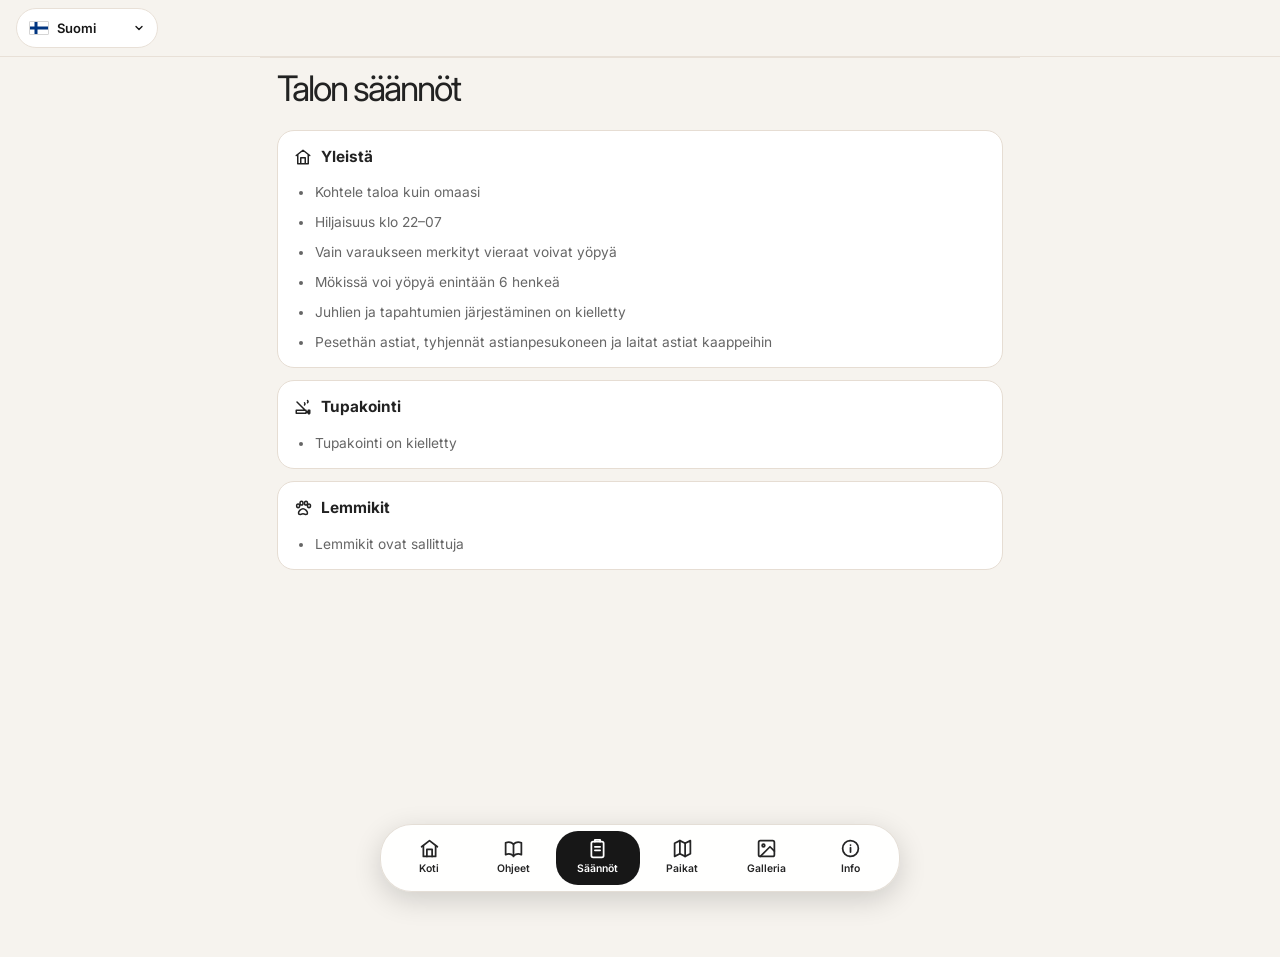
<file: saannot.html>
<!DOCTYPE html>
<html lang="fi">
<head>
<meta charset="UTF-8">
<meta name="viewport" content="width=device-width, initial-scale=1.0">
<meta name="theme-color" content="#f6f3ee">
<title>Talon säännöt | Ylläs Kajo</title>
<meta name="description" content="Ylläs Kajon talon säännöt: hiljaisuus, enimmäishenkilömäärä, tupakointi ja lemmikit.">
<meta property="og:type" content="website">
<meta property="og:locale" content="fi_FI">
<meta property="og:site_name" content="Ylläs Kajo">
<meta property="og:title" content="Talon säännöt | Ylläs Kajo">
<meta property="og:description" content="Ylläs Kajon talon säännöt: hiljaisuus, enimmäishenkilömäärä, tupakointi ja lemmikit.">
<meta property="og:url" content="https://venstedt.github.io/guest-guide/saannot.html">
<meta property="og:image" content="https://venstedt.github.io/guest-guide/assets/og-kuva.jpg">
<meta property="og:image:width" content="1200">
<meta property="og:image:height" content="630">
<meta name="twitter:card" content="summary_large_image">
<link rel="icon" href="assets/favicon.svg" type="image/svg+xml">
<link rel="apple-touch-icon" href="assets/apple-touch-icon.png">
<script>
try {
    const savedLanguage = localStorage.getItem('yllas-kajo-language');
    if (savedLanguage && savedLanguage !== 'fi') {
        document.documentElement.classList.add('i18n-pending');
        setTimeout(() => document.documentElement.classList.remove('i18n-pending'), 1500);
    }
} catch (error) {}
</script>
<link rel="preconnect" href="https://fonts.googleapis.com">
<link rel="preconnect" href="https://fonts.gstatic.com" crossorigin>
<link href="https://fonts.googleapis.com/css2?family=Inter:wght@400;500;600;700;800&display=swap" rel="stylesheet">
<link rel="stylesheet" href="assets/site.css">
<style>
:root {
    --bg: #f6f3ee;
    --forest: #31453a;
    --wood: #9a7552;
    --light: #fff;
    --text: #27323a;
}

html {
    scroll-behavior: smooth;
    scroll-padding-bottom: 96px;
}

body {
    min-height: 100vh;
    margin: 0;
    overflow-x: hidden;
    background: var(--bg);
    color: var(--text);
    font-family: Inter, sans-serif;
    line-height: 1.6;
}

main {
    width: min(100%, 760px);
    min-height: 100vh;
    margin: 0 auto;
    padding: 8px 17px 120px;
    border-top: 1px solid #e8e0d7;
}

h1 {
    margin: 0 0 18px;
    color: #222;
    font-size: clamp(1.8rem, 7vw, 2.2rem);
    font-weight: 400;
    letter-spacing: -.06em;
    line-height: 1.3;
}

.rules-list {
    display: grid;
    gap: 12px;
}

.rule-card {
    padding: 14px 16px;
    border: 1px solid #e6ddd3;
    border-radius: 17px;
    background: var(--light);
}

.rule-heading {
    display: flex;
    align-items: center;
    gap: 9px;
    margin: 0 0 12px;
    color: #222;
    font-size: .96rem;
    font-weight: 700;
}

.rule-heading svg {
    width: 18px;
    height: 18px;
    flex: 0 0 auto;
    fill: none;
    stroke: currentColor;
    stroke-linecap: round;
    stroke-linejoin: round;
    stroke-width: 2;
}

.rule-card ul {
    display: grid;
    gap: 8px;
    margin: 0;
    padding-left: 20px;
    color: #666;
    font-size: .86rem;
}

.rule-card li {
    padding-left: 1px;
}

nav a[aria-current="page"] {
    background: #171717;
    color: var(--light);
}

nav a:focus-visible {
    outline: 3px solid var(--wood);
    outline-offset: 3px;
}

@media (max-width: 360px) {
    main {
        padding-right: 14px;
        padding-left: 14px;
    }
}

@media (prefers-reduced-motion: reduce) {
    html {
        scroll-behavior: auto;
    }
}
</style>
</head>
<body>
<main>
    <h1>Talon säännöt</h1>
    <div class="rules-list">
        <section class="rule-card" aria-labelledby="generalRules">
            <h2 class="rule-heading" id="generalRules">
                <svg viewBox="0 0 24 24" aria-hidden="true"><path d="m3 10 9-7 9 7"></path><path d="M5 9v12h14V9M9 21v-8h6v8"></path></svg>
                Yleistä
            </h2>
            <ul>
                <li>Kohtele taloa kuin omaasi</li>
                <li>Hiljaisuus klo 22–07</li>
                <li>Vain varaukseen merkityt vieraat voivat yöpyä</li>
                <li>Mökissä voi yöpyä enintään 6 henkeä</li>
                <li>Juhlien ja tapahtumien järjestäminen on kielletty</li>
                <li>Pesethän astiat, tyhjennät astianpesukoneen ja laitat astiat kaappeihin</li>
            </ul>
        </section>

        <section class="rule-card" aria-labelledby="smokingRules">
            <h2 class="rule-heading" id="smokingRules">
                <svg viewBox="0 0 24 24" aria-hidden="true"><path d="M3 15h13v4H3zM19 15h2v4h-2zM16 15v4M4 4l16 16M18 5c1-1 1-2 0-3M14 8c1-1 1-2 0-3"></path></svg>
                Tupakointi
            </h2>
            <ul>
                <li>Tupakointi on kielletty</li>
            </ul>
        </section>

        <section class="rule-card" aria-labelledby="petRules">
            <h2 class="rule-heading" id="petRules">
                <svg viewBox="0 0 24 24" aria-hidden="true"><path d="M12 13c-2.5 0-6 3.1-6 5.5a2 2 0 0 0 2 2c1.2 0 2-.7 4-.7s2.8.7 4 .7a2 2 0 0 0 2-2c0-2.4-3.5-5.5-6-5.5z"></path><ellipse cx="5.5" cy="9" rx="2" ry="2.5"></ellipse><ellipse cx="10" cy="5.5" rx="2" ry="2.5"></ellipse><ellipse cx="16" cy="5.5" rx="2" ry="2.5"></ellipse><ellipse cx="20" cy="9" rx="2" ry="2.5"></ellipse></svg>
                Lemmikit
            </h2>
            <ul>
                <li>Lemmikit ovat sallittuja</li>
            </ul>
        </section>
    </div>
</main>

<nav aria-label="Päänavigaatio">
    <a href="index.html#koti">
        <svg viewBox="0 0 24 24" aria-hidden="true"><path d="m3 10 9-7 9 7"></path><path d="M5 9v12h14V9"></path><path d="M9 21v-8h6v8"></path></svg>
        <span>Koti</span>
    </a>
    <a href="ohjeet.html">
        <svg viewBox="0 0 24 24" aria-hidden="true"><path d="M12 7v14"></path><path d="M3 5.5A8 8 0 0 1 12 7a8 8 0 0 1 9-1.5V19a8 8 0 0 0-9 1.5A8 8 0 0 0 3 19z"></path></svg>
        <span>Ohjeet</span>
    </a>
    <a href="saannot.html" aria-current="page">
        <svg viewBox="0 0 24 24" aria-hidden="true"><rect x="5" y="4" width="14" height="18" rx="2"></rect><path d="M9 4V2h6v2"></path><path d="M9 10h6M9 14h6"></path></svg>
        <span>Säännöt</span>
    </a>
    <a href="paikat.html">
        <svg viewBox="0 0 24 24" aria-hidden="true"><path d="m3 6 6-3 6 3 6-3v15l-6 3-6-3-6 3z"></path><path d="M9 3v15M15 6v15"></path></svg>
        <span>Paikat</span>
    </a>
    <a href="galleria.html">
        <svg viewBox="0 0 24 24" aria-hidden="true"><rect x="3" y="3" width="18" height="18" rx="2"></rect><circle cx="8.5" cy="8.5" r="1.5"></circle><path d="m21 15-5-5L5 21"></path></svg>
        <span>Galleria</span>
    </a>
    <a href="info.html">
        <svg viewBox="0 0 24 24" aria-hidden="true"><circle cx="12" cy="12" r="9"></circle><path d="M12 11v5M12 8h.01"></path></svg>
        <span>Info</span>
    </a>
</nav>
<script src="assets/site.js"></script>
</body>
</html>
</file>
<file: assets/site.css>
/* Kaikille sivuille yhteiset tyylit. Sivukohtaiset tyylit ovat kunkin sivun <style>-lohkossa. */

* {
    box-sizing: border-box;
}

nav {
    position: fixed;
    z-index: 999;
    right: max(8px, env(safe-area-inset-right));
    bottom: max(8px, env(safe-area-inset-bottom));
    left: max(8px, env(safe-area-inset-left));
    display: grid;
    width: min(calc(100% - 16px), 520px);
    grid-template-columns: repeat(6, minmax(0, 1fr));
    margin: 0 auto;
    padding: 6px;
    border: 1px solid rgba(226, 219, 210, .9);
    border-radius: 32px;
    background: rgba(255, 255, 255, .94);
    box-shadow: 0 8px 28px rgba(0, 0, 0, .16);
    -webkit-backdrop-filter: blur(16px);
    backdrop-filter: blur(16px);
}

nav a {
    display: flex;
    min-width: 0;
    min-height: 54px;
    flex-direction: column;
    align-items: center;
    justify-content: center;
    gap: 2px;
    padding: 4px 2px;
    border-radius: 22px;
    color: #252525;
    font-size: .65rem;
    font-weight: 600;
    text-decoration: none;
}

nav a svg {
    width: 21px;
    height: 21px;
    fill: none;
    stroke: currentColor;
    stroke-linecap: round;
    stroke-linejoin: round;
    stroke-width: 2;
}

/* Piilottaa sivun hetkeksi, kunnes site.js on kääntänyt sen valitulle kielelle (estää suomenkielisen välähdyksen) */
html.i18n-pending body {
    visibility: hidden;
}

/* Kielivalikko (site.js) */
.site-topbar {
    position: sticky;
    top: 0;
    z-index: 1200;
    display: flex;
    align-items: center;
    min-height: 56px;
    padding: 8px clamp(8px, 2vw, 16px);
    border-bottom: 1px solid #e8e0d7;
    background: rgba(246, 243, 238, .96);
    backdrop-filter: blur(10px);
}
.site-language {
    display: inline-flex;
    align-items: center;
    justify-content: space-between;
    gap: 12px;
    min-width: 142px;
    min-height: 40px;
    padding: 0 12px;
    border: 1px solid #e8e0d7;
    border-radius: 999px;
    background: #fff;
    color: #171717;
    font: 600 13px/1 Inter, sans-serif;
    cursor: pointer;
}
.site-language:focus-visible,
.site-language-option:focus-visible {
    outline: 3px solid #9a7552;
    outline-offset: 2px;
}
.site-language-current,
.site-language-option {
    display: flex;
    align-items: center;
    gap: 8px;
}
.site-language-current {
    min-width: 0;
}
.site-language-name {
    overflow: hidden;
    text-overflow: ellipsis;
    white-space: nowrap;
}
.site-language-flag,
.site-language-flag svg {
    display: block;
    width: 20px;
    height: 14px;
    flex: 0 0 auto;
}
.site-language-chevron {
    width: 12px;
    height: 12px;
    fill: none;
    stroke: currentColor;
    stroke-width: 1.8;
    stroke-linecap: round;
    stroke-linejoin: round;
}
.site-language-menu {
    position: absolute;
    top: calc(100% - 2px);
    left: 8px;
    z-index: 1201;
    min-width: 142px;
    padding: 4px;
    border: 1px solid #e8e0d7;
    border-radius: 10px;
    background: #fff;
    box-shadow: 0 6px 18px rgba(39, 50, 58, .14);
}
.site-language-menu[hidden] {
    display: none;
}
.site-language-option {
    width: 100%;
    min-height: 36px;
    padding: 0 9px;
    border: 0;
    border-radius: 6px;
    background: transparent;
    color: #171717;
    font: 500 13px/1.3 Inter, sans-serif;
    text-align: left;
    cursor: pointer;
}
.site-language-option[aria-checked="true"] {
    background: #eee9e1;
    font-weight: 700;
}
</file>
